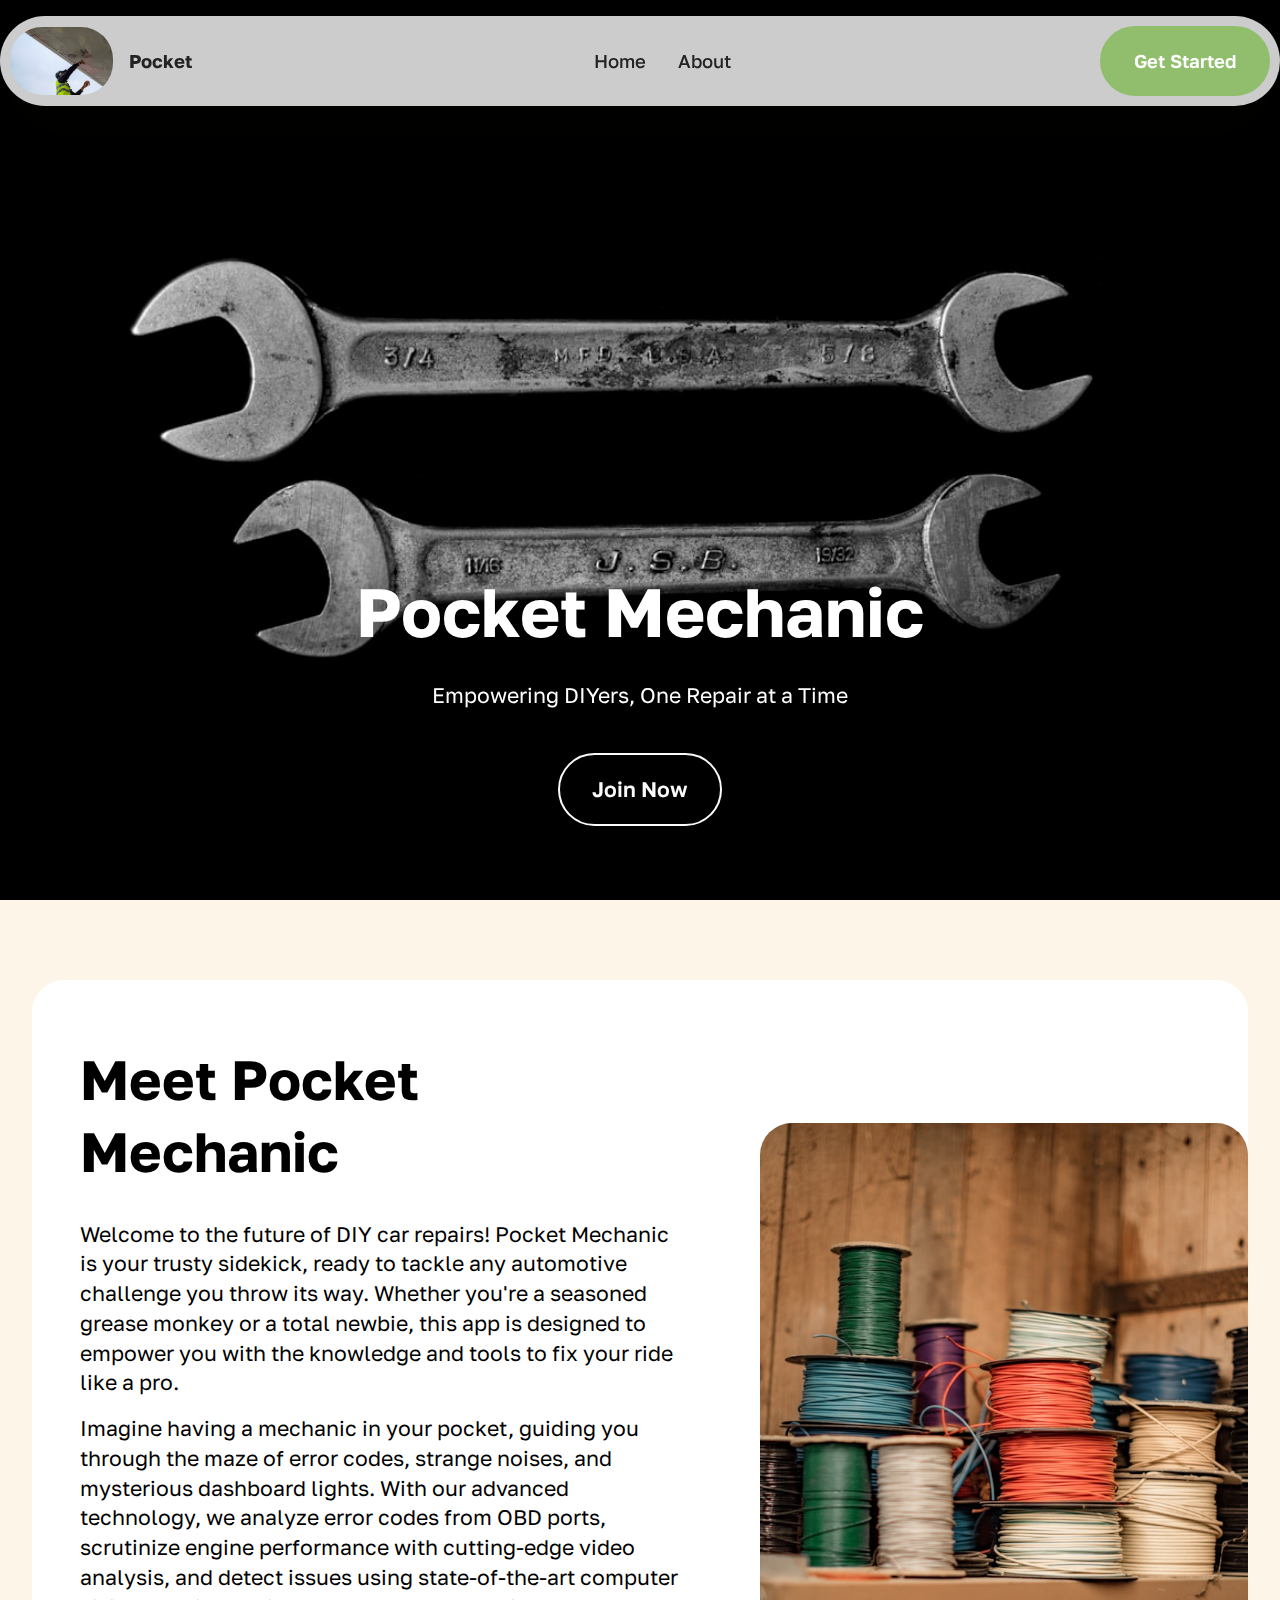
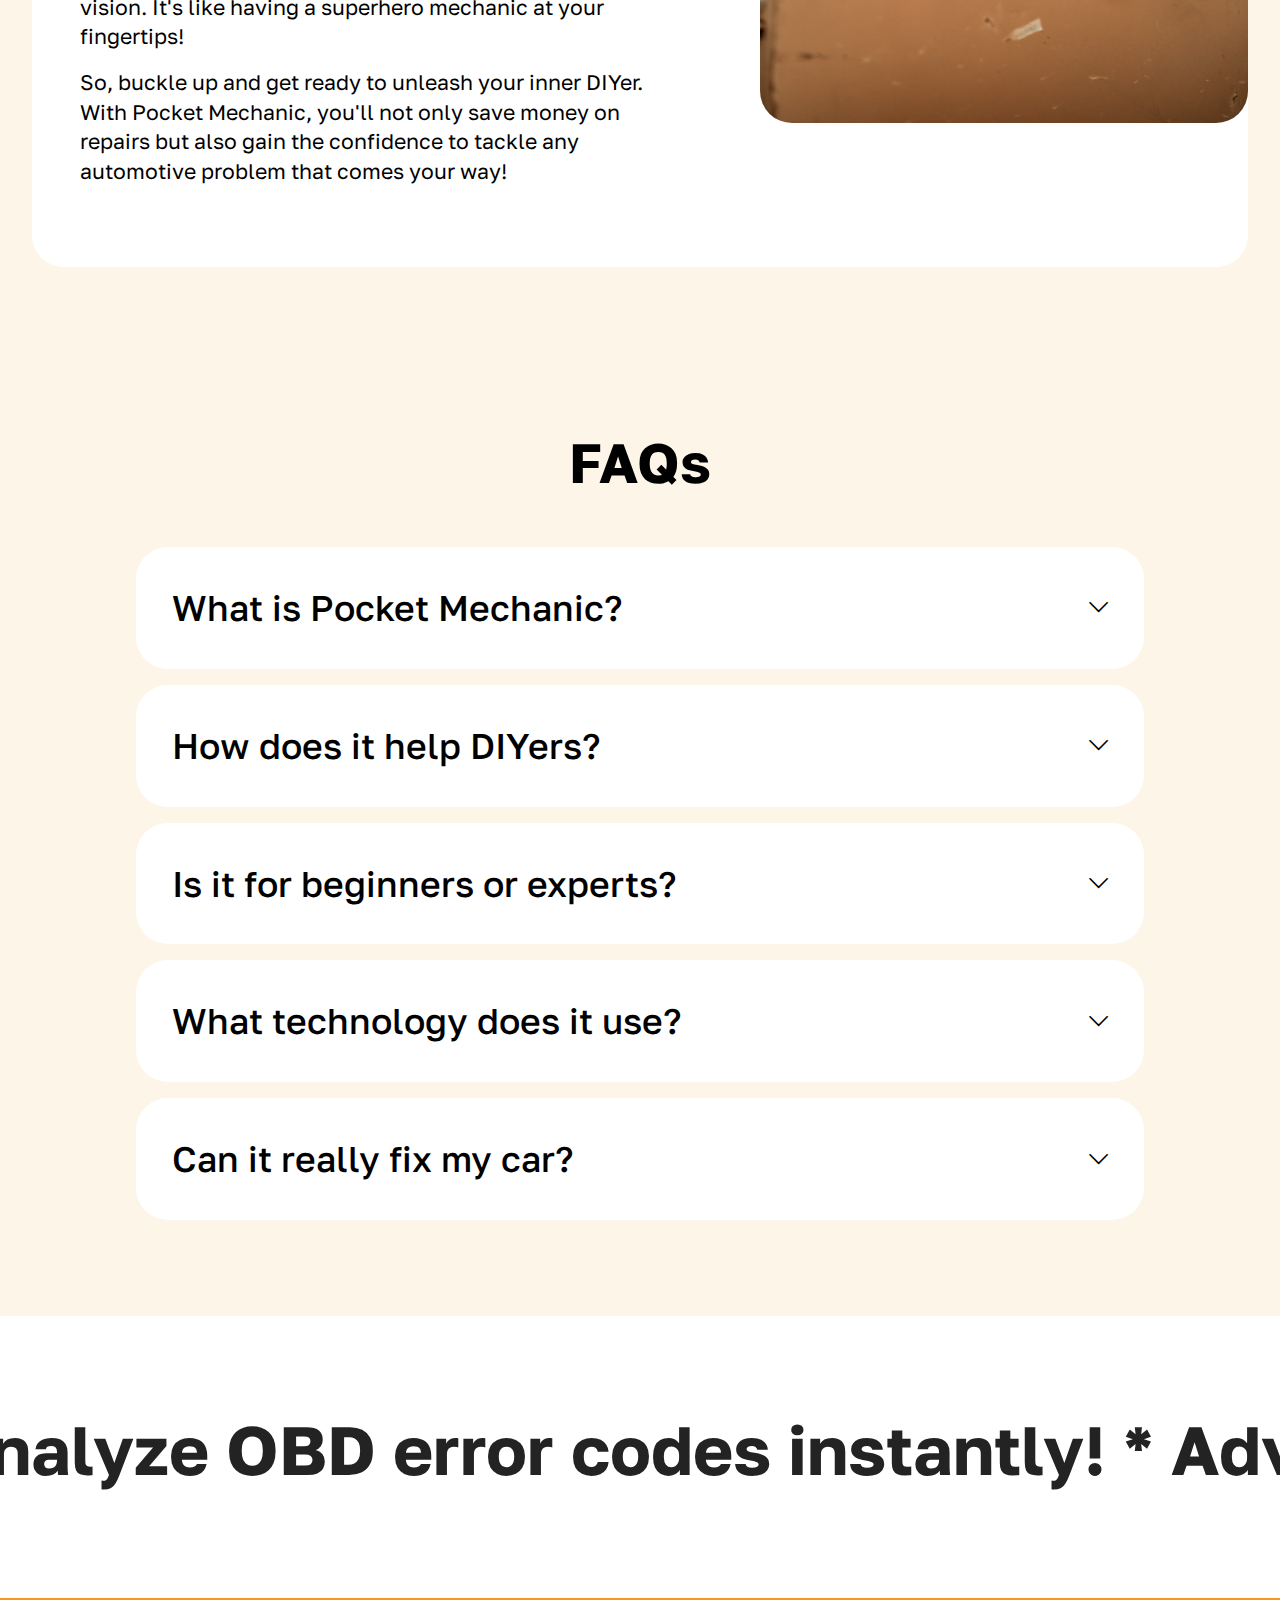
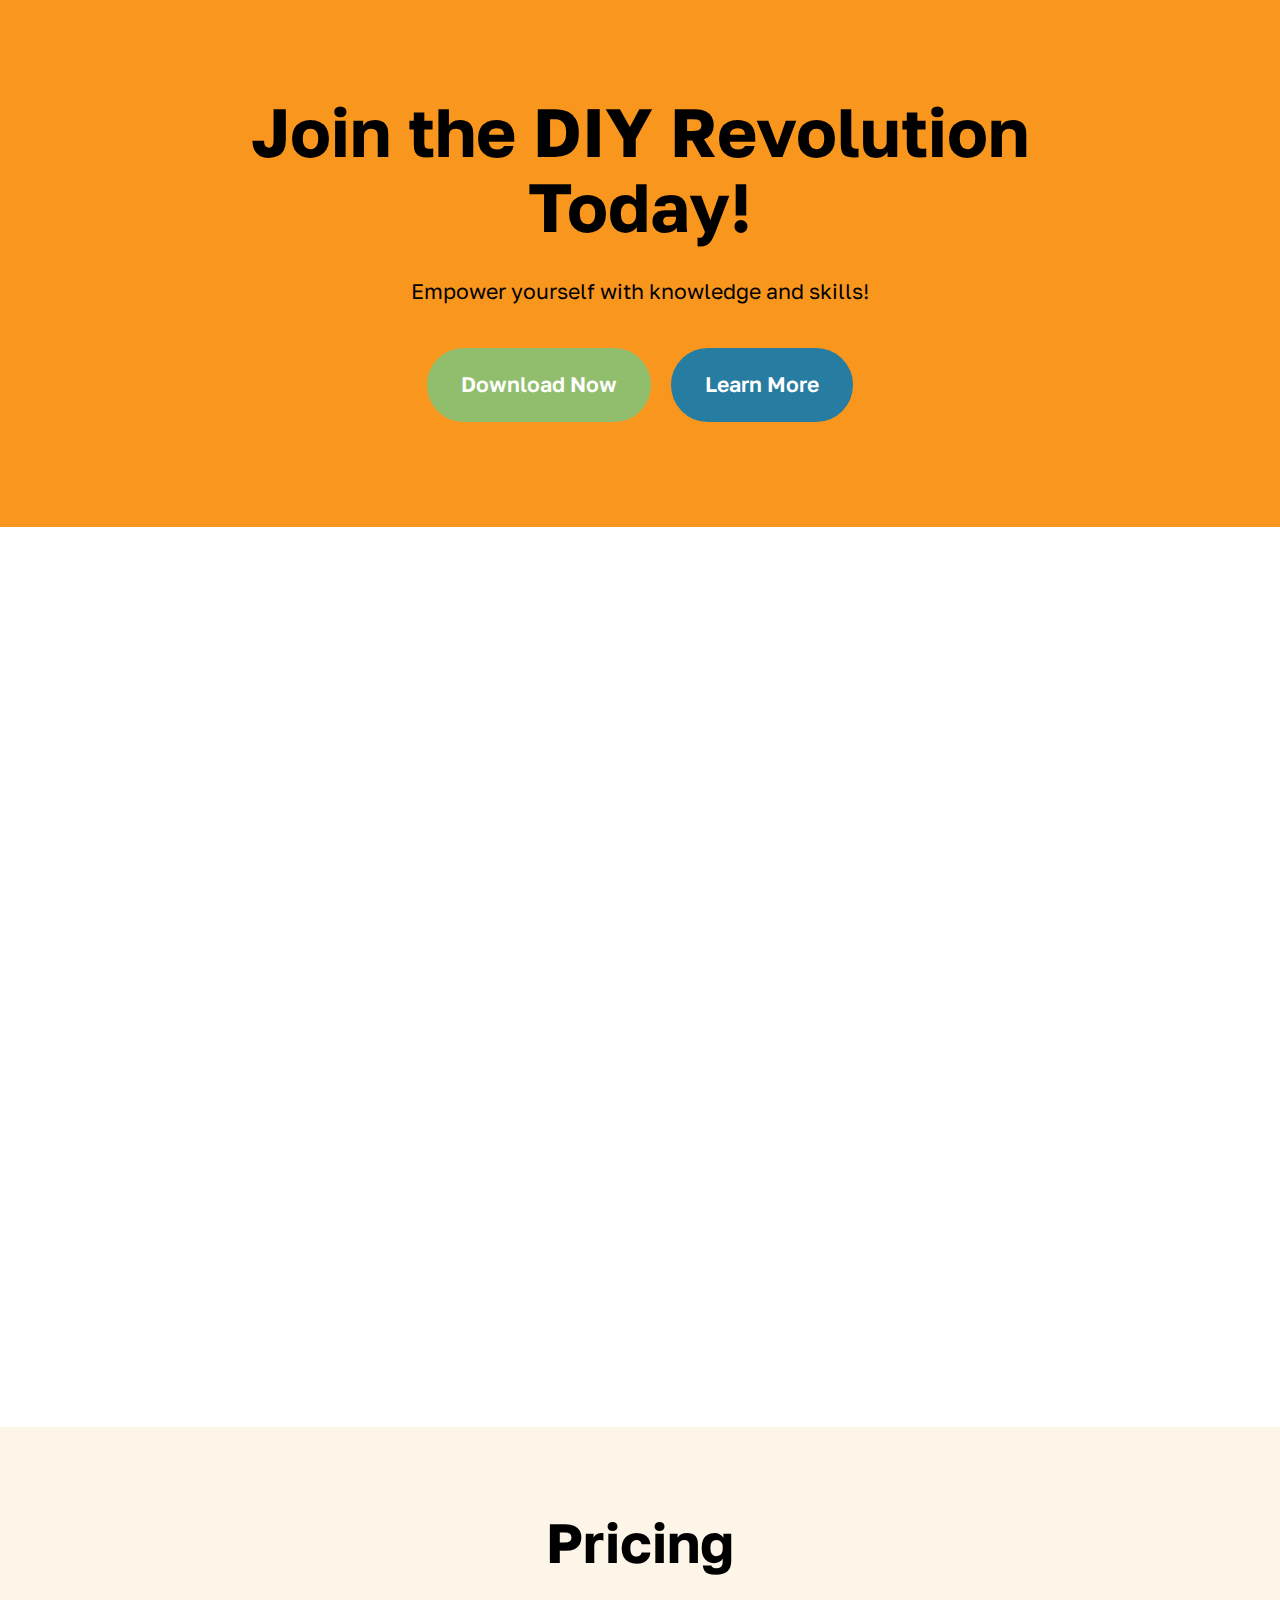
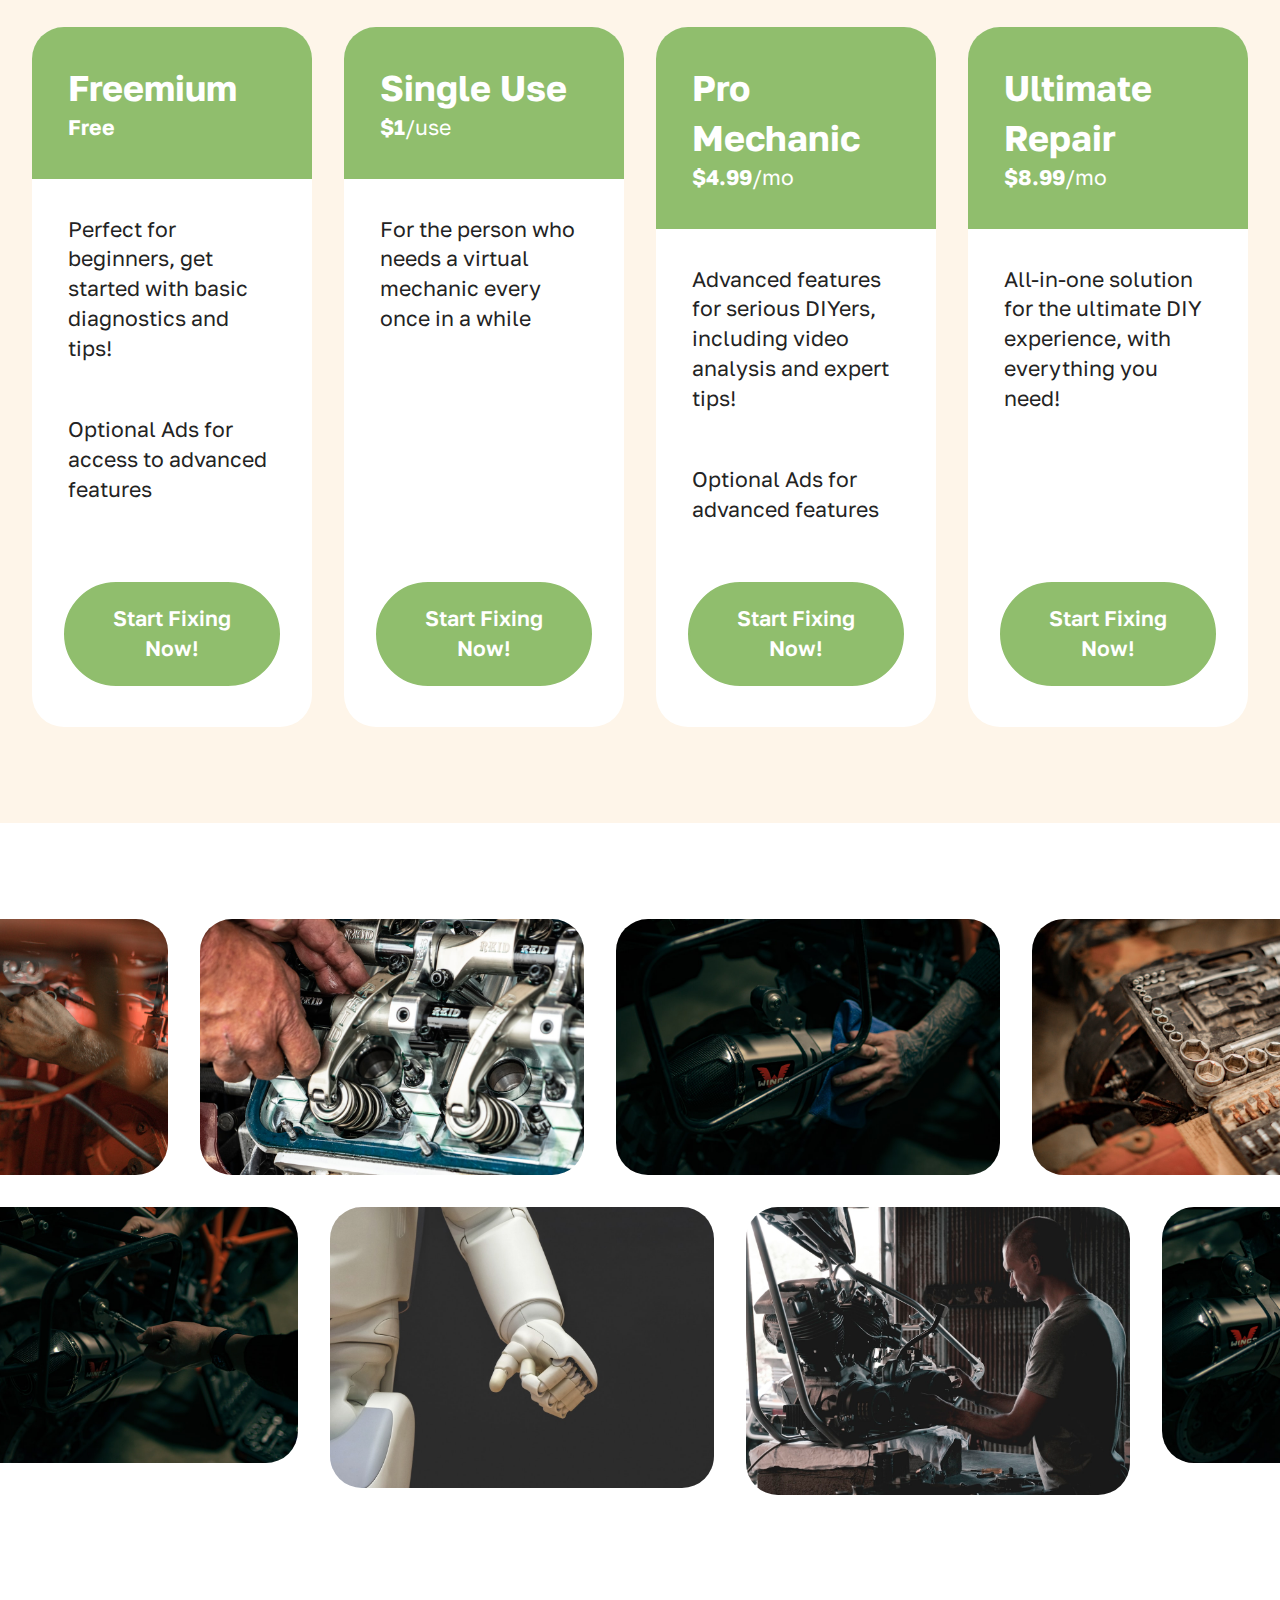
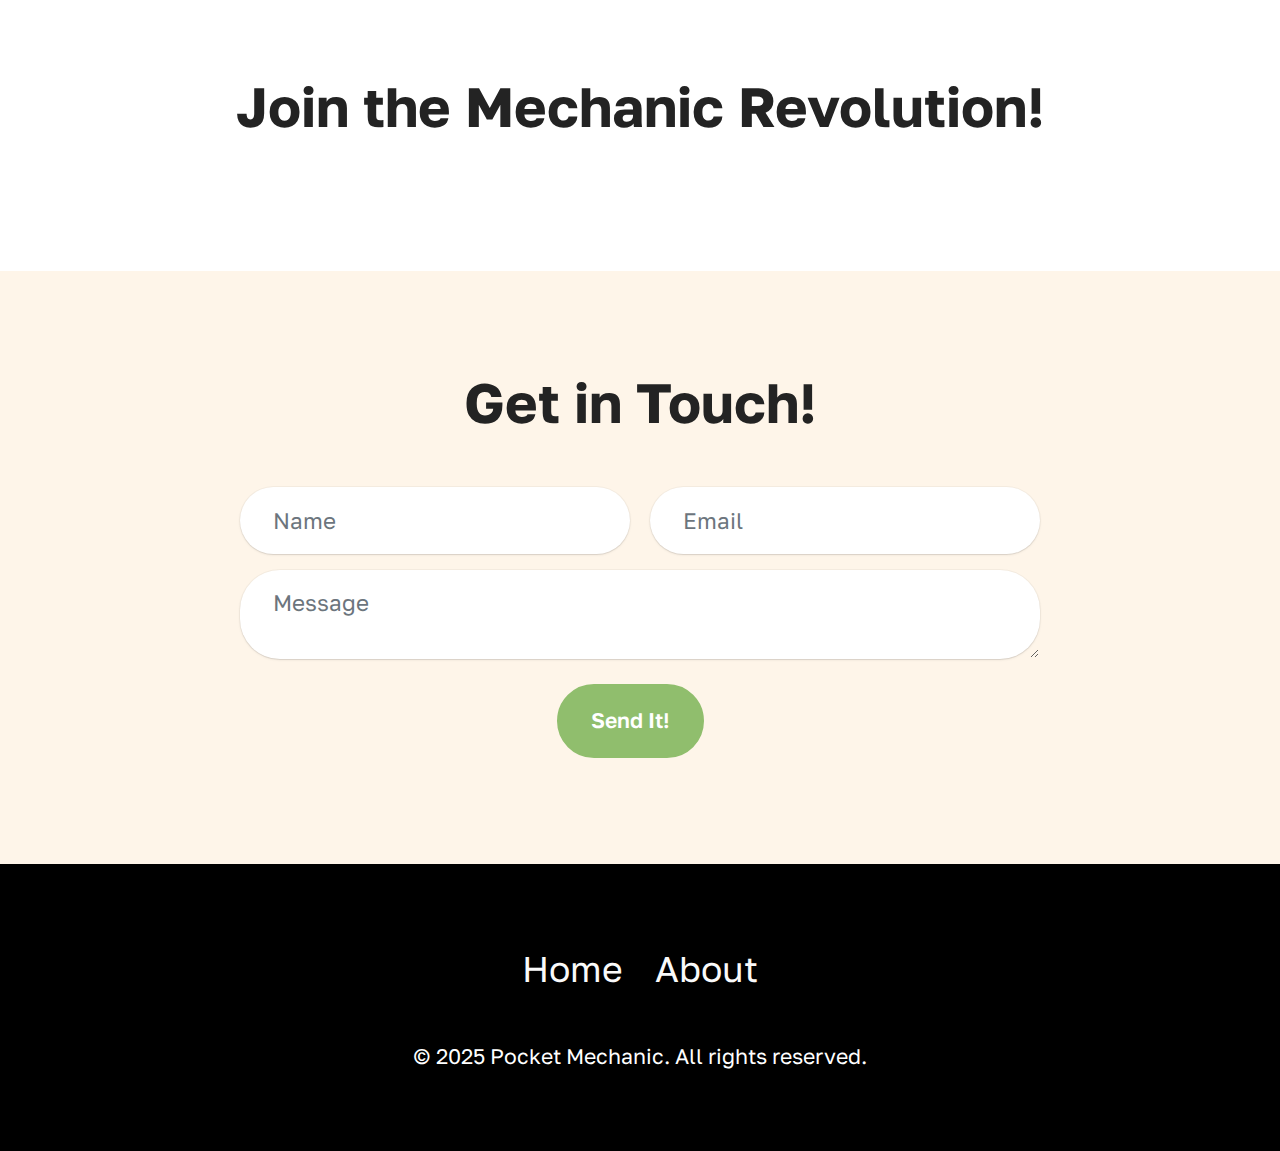
<file: index.html>
<!DOCTYPE html>
<html  >
<head>

  <meta charset="UTF-8">
  <meta http-equiv="X-UA-Compatible" content="IE=edge">
  <meta name="generator" content="Mobirise v5.9.18, mobirise.com">
  <meta name="viewport" content="width=device-width, initial-scale=1, minimum-scale=1">
  <link rel="shortcut icon" href="assets/images/photo-1485310818226-f01c4269687f.jpeg" type="image/x-icon">
  <meta name="description" content="Pocket Mechanic empowers DIYers to repair their cars by diagnosing issues, analyzing error codes, and providing video assistance for all experience levels.">
  
  
  <title>Pocket Mechanic</title>
  <link rel="stylesheet" href="assets/web/assets/mobirise-icons2/mobirise2.css">
  <link rel="stylesheet" href="assets/bootstrap/css/bootstrap.min.css">
  <link rel="stylesheet" href="assets/bootstrap/css/bootstrap-grid.min.css">
  <link rel="stylesheet" href="assets/bootstrap/css/bootstrap-reboot.min.css">
  <link rel="stylesheet" href="assets/parallax/jarallax.css">
  <link rel="stylesheet" href="assets/dropdown/css/style.css">
  <link rel="stylesheet" href="assets/socicon/css/styles.css">
  <link rel="stylesheet" href="assets/theme/css/style.css">
  <link rel="preload" href="https://fonts.googleapis.com/css2?family=Golos+Text:wght@400;700&display=swap&display=swap" as="style" onload="this.onload=null;this.rel='stylesheet'">
  <noscript><link rel="stylesheet" href="https://fonts.googleapis.com/css2?family=Golos+Text:wght@400;700&display=swap&display=swap"></noscript>
  <link rel="preload" as="style" href="assets/mobirise/css/mbr-additional.css?v=jLQLqZ"><link rel="stylesheet" href="assets/mobirise/css/mbr-additional.css?v=jLQLqZ" type="text/css">

  
  
  
</head>
<body>
  
  <section data-bs-version="5.1" class="menu menu2 cid-uzS2VTYPEW" once="menu" id="menu-5-uzS2VTYPEW">
	

	<nav class="navbar navbar-dropdown navbar-fixed-top navbar-expand-lg">
		<div class="container">
			<div class="navbar-brand">
				<span class="navbar-logo">
					<a href="https://mobiri.se">
						<img src="assets/images/photo-1485310818226-f01c4269687f.jpeg" alt="Mobirise Website Builder" style="height: 4.3rem;">
					</a>
				</span>
				<span class="navbar-caption-wrap"><a class="navbar-caption text-black display-4" href="https://mobiri.se">Pocket</a></span>
			</div>
			<button class="navbar-toggler" type="button" data-toggle="collapse" data-bs-toggle="collapse" data-target="#navbarSupportedContent" data-bs-target="#navbarSupportedContent" aria-controls="navbarNavAltMarkup" aria-expanded="false" aria-label="Toggle navigation">
				<div class="hamburger">
					<span></span>
					<span></span>
					<span></span>
					<span></span>
				</div>
			</button>
			<div class="collapse navbar-collapse" id="navbarSupportedContent">
				<ul class="navbar-nav nav-dropdown" data-app-modern-menu="true"><li class="nav-item">
						<a class="nav-link link text-black text-primary display-4" href="index.html#hero-17-uzS2VTZpd4">Home</a>
					</li>
					<li class="nav-item">
						<a class="nav-link link text-black text-primary display-4" href="index.html#about-us-5-uzS2VTZmTd" aria-expanded="false">About<br></a>
					</li></ul>
				
				<div class="navbar-buttons mbr-section-btn">
					<a class="btn btn-primary display-4" href="https://mobiri.se">Get Started</a>
				</div>
			</div>
		</div>
	</nav>
</section>

<section data-bs-version="5.1" class="header16 cid-uzS2VTZpd4 mbr-fullscreen mbr-parallax-background" id="hero-17-uzS2VTZpd4">
  
  
  <div class="container-fluid">
    <div class="row">
      <div class="content-wrap col-12 col-md-12">
        <h1 class="mbr-section-title mbr-fonts-style mbr-white mb-4 display-1">
          <strong>Pocket Mechanic</strong>
        </h1>
        
        <p class="mbr-fonts-style mbr-text mbr-white mb-4 display-7">Empowering DIYers, One Repair at a Time</p>
        <div class="mbr-section-btn">
          <a class="btn btn-white-outline display-7" href="https://mobiri.se">Join Now</a>
        </div>
      </div>
    </div>
  </div>
</section>

<section data-bs-version="5.1" class="article05 cid-uzS2VTZmTd" id="about-us-5-uzS2VTZmTd">
  

  
  

  <div class="container">
    <div class="row justify-content-center align-items-center">
      <div class="col-12">
        <div class="card-wrapper">
          <div class="row">
            <div class="col-12 col-md-12 col-lg-5 image-wrapper">
              <img class="w-100" src="assets/images/photo-1599256871679-6a154745680b.jpeg" alt="Mobirise Website Builder">
            </div>
            <div class="col-12 col-lg col-md-12">
              <div class="text-wrapper align-left">
                <h1 class="mbr-section-title mbr-fonts-style mb-4 display-2">
                  <strong>Meet Pocket Mechanic</strong>
                </h1>
                <p class="mbr-text mbr-fonts-style mb-3 display-7">Welcome to the future of DIY car repairs! Pocket Mechanic is your trusty sidekick, ready to tackle any automotive challenge you throw its way. Whether you're a seasoned grease monkey or a total newbie, this app is designed to empower you with the knowledge and tools to fix your ride like a pro.</p>
                <p class="mbr-text mbr-fonts-style mb-3 display-7">Imagine having a mechanic in your pocket, guiding you through the maze of error codes, strange noises, and mysterious dashboard lights. With our advanced technology, we analyze error codes from OBD ports, scrutinize engine performance with cutting-edge video analysis, and detect issues using state-of-the-art computer vision. It's like having a superhero mechanic at your fingertips!</p>
                <p class="mbr-text mbr-fonts-style display-7">So, buckle up and get ready to unleash your inner DIYer. With Pocket Mechanic, you'll not only save money on repairs but also gain the confidence to tackle any automotive problem that comes your way!</p>
                
              </div>
            </div>
          </div>
        </div>
      </div>
    </div>
  </div>
</section>

<section data-bs-version="5.1" class="list1 cid-uzS2VTZFKV" id="faq-1-uzS2VTZFKV">
    
    
    <div class="container">
        <div class="row justify-content-center">
            <div class="col-12 col-md-12 col-lg-10 m-auto">
                <div class="content">
                    <div class="row justify-content-center mb-5">
                        <div class="col-12 content-head">
                            <div class="mbr-section-head">
                                <h4 class="mbr-section-title mbr-fonts-style align-center mb-0 display-2">
                                    <strong>FAQs</strong>
                                </h4>
                                
                            </div>
                        </div>
                    </div>
                    <div id="bootstrap-accordion_2" class="panel-group accordionStyles accordion" role="tablist" aria-multiselectable="true">
                        <div class="card">
                            <div class="card-header" role="tab" id="headingOne">
                                <a role="button" class="panel-title collapsed" data-toggle="collapse" data-bs-toggle="collapse" data-core="" href="#collapse1_2" aria-expanded="false" aria-controls="collapse1">
                                    <h6 class="panel-title-edit mbr-semibold mbr-fonts-style mb-0 display-5">What is Pocket Mechanic?</h6>
                                    <span class="sign mbr-iconfont mobi-mbri-arrow-down"></span>
                                </a>
                            </div>
                            <div id="collapse1_2" class="panel-collapse noScroll collapse" role="tabpanel" aria-labelledby="headingOne" data-parent="#accordion" data-bs-parent="#bootstrap-accordion_2">
                                <div class="panel-body">
                                    <p class="mbr-fonts-style panel-text display-7">Your ultimate sidekick for car repairs!</p>
                                </div>
                            </div>
                        </div>
                        <div class="card">
                            <div class="card-header" role="tab" id="headingOne">
                                <a role="button" class="panel-title collapsed" data-toggle="collapse" data-bs-toggle="collapse" data-core="" href="#collapse2_2" aria-expanded="false" aria-controls="collapse2">
                                    <h6 class="panel-title-edit mbr-semibold mbr-fonts-style mb-0 display-5">How does it help DIYers?</h6>
                                    <span class="sign mbr-iconfont mobi-mbri-arrow-down"></span>
                                </a>
                            </div>
                            <div id="collapse2_2" class="panel-collapse noScroll collapse" role="tabpanel" aria-labelledby="headingOne" data-parent="#accordion" data-bs-parent="#bootstrap-accordion_2">
                                <div class="panel-body">
                                    <p class="mbr-fonts-style panel-text display-7">It decodes error messages and diagnoses issues!</p>
                                </div>
                            </div>
                        </div>
                        <div class="card">
                            <div class="card-header" role="tab" id="headingOne">
                                <a role="button" class="panel-title collapsed" data-toggle="collapse" data-bs-toggle="collapse" data-core="" href="#collapse3_2" aria-expanded="false" aria-controls="collapse3">
                                    <h6 class="panel-title-edit mbr-semibold mbr-fonts-style mb-0 display-5">Is it for beginners or experts?</h6>
                                    <span class="sign mbr-iconfont mobi-mbri-arrow-down"></span>
                                </a>
                            </div>
                            <div id="collapse3_2" class="panel-collapse noScroll collapse" role="tabpanel" aria-labelledby="headingOne" data-parent="#accordion" data-bs-parent="#bootstrap-accordion_2">
                                <div class="panel-body">
                                    <p class="mbr-fonts-style panel-text display-7">Perfect for everyone, from rookies to pros!</p>
                                </div>
                            </div>
                        </div>
                        <div class="card">
                            <div class="card-header" role="tab" id="headingOne">
                                <a role="button" class="panel-title collapsed" data-toggle="collapse" data-bs-toggle="collapse" data-core="" href="#collapse4_2" aria-expanded="false" aria-controls="collapse4">
                                    <h6 class="panel-title-edit mbr-semibold mbr-fonts-style mb-0 display-5">What technology does it use?</h6>
                                    <span class="sign mbr-iconfont mobi-mbri-arrow-down"></span>
                                </a>
                            </div>
                            <div id="collapse4_2" class="panel-collapse noScroll collapse" role="tabpanel" aria-labelledby="headingOne" data-parent="#accordion" data-bs-parent="#bootstrap-accordion_2">
                                <div class="panel-body">
                                    <p class="mbr-fonts-style panel-text display-7">Advanced video analysis and computer vision!</p>
                                </div>
                            </div>
                        </div>
                        <div class="card">
                            <div class="card-header" role="tab" id="headingOne">
                                <a role="button" class="panel-title collapsed" data-toggle="collapse" data-bs-toggle="collapse" data-core="" href="#collapse5_2" aria-expanded="false" aria-controls="collapse5">
                                    <h6 class="panel-title-edit mbr-semibold mbr-fonts-style mb-0 display-5">Can it really fix my car?</h6>
                                    <span class="sign mbr-iconfont mobi-mbri-arrow-down"></span>
                                </a>
                            </div>
                            <div id="collapse5_2" class="panel-collapse noScroll collapse" role="tabpanel" aria-labelledby="headingOne" data-parent="#accordion" data-bs-parent="#bootstrap-accordion_2">
                                <div class="panel-body">
                                    <p class="mbr-fonts-style panel-text display-7">It'll guide you to fix it like a pro!</p>
                                </div>
                            </div>
                        </div>
                        
                    </div>
                </div>
            </div>
        </div>
    </div>
</section>

<section data-bs-version="5.1" class="gallery10 cid-uzS2VU0Jhd" id="features-69-uzS2VU0Jhd">
  


  <div class="container-fluid">

      <div class="loop-container">
        <div class="item display-1" data-linewords="Analyze OBD error codes instantly! * Advanced video analysis for engine performance! * " data-direction="-1" data-speed="0.05">☁️ Best offers ☁️ Free delivery ☁️ Perfect design ☁️ Comfort ☁️ Support 24/7 ☁️ Vibes</div>

        <div class="item display-1" data-linewords="Analyze OBD error codes instantly! * Advanced video analysis for engine performance! * " data-direction="-1" data-speed="0.05">☁️ Best offers ☁️ Free delivery ☁️ Perfect design ☁️ Comfort ☁️ Support 24/7 ☁️ Vibes</div>
      </div>
    
  </div>
</section>

<section data-bs-version="5.1" class="header09 cid-uzS2VU05qk" id="call-to-action-7-uzS2VU05qk">
    
    
    
    <div class="container">
        <div class="row">
            <div class="col-12 col-md-8">
                <h1 class="mbr-section-title mbr-fonts-style mb-4 display-1">
                    <strong>Join the DIY Revolution Today!</strong>
                </h1>
                <p class="mbr-fonts-style mbr-text mb-4 display-7">Empower yourself with knowledge and skills!</p>
                <div class="mbr-section-btn">
                    <a class="btn btn-primary display-7" href="https://mobiri.se">Download Now</a> 
                    <a class="btn btn-secondary display-7" href="https://mobiri.se">Learn More</a>
                </div>
            </div>
        </div>
    </div>
</section>

<section data-bs-version="5.1" class="image02 cid-uzS2VU0Du1 mbr-fullscreen mbr-parallax-background" id="image-13-uzS2VU0Du1">
    
    
    <div class="container">
        <div class="row"></div>
    </div>
</section>

<section data-bs-version="5.1" class="pricing1 cid-uzS2VU0I8c" id="pricing-cards-1-uzS2VU0I8c">
    
    
    <div class="container-fluid">
        <div class="row justify-content-center">
            <div class="col-12 content-head">
                <div class="mbr-section-head mb-5">
                    <h4 class="mbr-section-title mbr-fonts-style align-center mb-0 display-2"><strong>Pricing</strong></h4>
                    
                </div>
            </div>
        </div>
        <div class="row">
            <div class="item features-without-image col-12 col-md-6 col-lg-3 item-mb active">
                <div class="item-wrapper">
                    <div class="item-head">
                        <h5 class="item-title mbr-fonts-style mb-0 display-5">
                            <strong>Freemium</strong></h5>
                        <h6 class="item-subtitle mbr-fonts-style mt-0 mb-0 display-7">
                            <strong>Free</strong>
                        </h6>
                    </div>
                    <div class="item-content">
                        <p class="mbr-text mbr-fonts-style display-7">Perfect for beginners, get started with basic diagnostics and tips!</p>
                    </div>
                    <div class="item-content">
                        <p class="mbr-text mbr-fonts-style display-7">Optional Ads for access to advanced features</p>
                    </div>
                    <div class="mbr-section-btn item-footer">
                        <a href="" class="btn item-btn btn-primary display-7">Start Fixing Now!</a>
                    </div>
                </div>
            </div>
            <div class="item features-without-image col-12 col-md-6 col-lg-3 item-mb">
                <div class="item-wrapper">
                    <div class="item-head">
                        <h5 class="item-title mbr-fonts-style mb-0 display-5">
                            <strong>Single Use</strong>
                        </h5>
                        <h6 class="item-subtitle mbr-fonts-style mt-0 mb-0 display-7">
                            <strong>$1</strong>/use
                        </h6>
                    </div>
                    <div class="item-content">
                        <p class="mbr-text mbr-fonts-style display-7">For the person who needs a virtual mechanic every once in a while</p>
                    </div>
                    <div class="mbr-section-btn item-footer">
                        <a href="" class="btn item-btn btn-primary display-7">Start Fixing Now!</a>
                    </div>
                </div>
            </div>
            <div class="item features-without-image col-12 col-md-6 col-lg-3 item-mb">
                <div class="item-wrapper">
                    <div class="item-head">
                        <h5 class="item-title mbr-fonts-style mb-0 display-5">
                            <strong>Pro Mechanic</strong>
                        </h5>
                        <h6 class="item-subtitle mbr-fonts-style mt-0 mb-0 display-7">
                            <strong>$4.99</strong>/mo
                        </h6>
                    </div>
                    <div class="item-content">
                        <p class="mbr-text mbr-fonts-style display-7">Advanced features for serious DIYers, including video analysis and expert tips!</p>
                    </div>
                    <div class="item-content">
                        <p class="mbr-text mbr-fonts-style display-7">Optional Ads for advanced features</p>
                    </div>
                    <div class="mbr-section-btn item-footer">
                        <a href="" class="btn item-btn btn-primary display-7">Start Fixing Now!</a>
                    </div>
                </div>
            </div>

            <div class="item features-without-image col-12 col-md-6 col-lg-3 item-mb">
                <div class="item-wrapper">
                    <div class="item-head">
                        <h5 class="item-title mbr-fonts-style mb-0 display-5">
                            <strong>Ultimate Repair</strong>
                        </h5>
                        <h6 class="item-subtitle mbr-fonts-style mt-0 mb-0 display-7">
                            <strong>$8.99</strong>/mo
                        </h6>
                    </div>
                    <div class="item-content">
                        <p class="mbr-text mbr-fonts-style display-7">All-in-one solution for the ultimate DIY experience, with everything you need!</p>
                    </div>
                    <div class="mbr-section-btn item-footer">
                        <a href="" class="btn item-btn btn-primary display-7">Start Fixing Now!</a>
                    </div>
                </div>
            </div>
        </div>
    </div>
</section>

<section data-bs-version="5.1" class="gallery4 cid-uzS2VU0np6" id="gallery-12-uzS2VU0np6">
  
  
  <div class="container-fluid gallery-wrapper">
    <div class="row justify-content-center">
      <div class="col-12 content-head">
        
      </div>
    </div>
    <div class="grid-container">
      <div class="grid-container-1" style="transform: translate3d(-200px, 0px, 0px);">
        <div class="grid-item">
          <img src="assets/images/photo-1599256872237-5dcc0fbe9668.jpeg" alt="Mobirise Website Builder">
        </div>
        <div class="grid-item">
          <img src="assets/images/photo-1633990308758-b26aada5804e.jpeg" alt="Mobirise Website Builder">
        </div>
        <div class="grid-item">
          <img src="assets/images/photo-1636761358756-ef34b4ef036a.jpeg" alt="Mobirise Website Builder">
        </div>
        <div class="grid-item">
          <img src="assets/images/photo-1599256630570-afdac5a9b863.jpeg" alt="Mobirise Website Builder">
        </div>
      </div>
      <div class="grid-container-2" style="transform: translate3d(-70px, 0px, 0px);">
        <div class="grid-item">
          <img src="assets/images/photo-1636761358772-798789548d25.jpeg" alt="Mobirise Website Builder">
        </div>
        <div class="grid-item">
          <img src="assets/images/photo-1535378273068-9bb67d5beacd.jpeg" alt="Mobirise Website Builder">
        </div>
        <div class="grid-item">
          <img src="assets/images/photo-1517524206127-48bbd363f3d7.jpeg" alt="Mobirise Website Builder">
        </div>
        <div class="grid-item">
          <img src="assets/images/photo-1636761358954-cebc0e5dfebb.jpeg" alt="Mobirise Website Builder">
        </div>
      </div>
    </div>
  </div>
</section>

<section data-bs-version="5.1" class="social4 cid-uzS2VU1Gl8" id="follow-us-1-uzS2VU1Gl8">
    
    
    

    <div class="container">
        <div class="media-container-row">
            <div class="col-12">
                <h3 class="mbr-section-title align-center mb-5 mbr-fonts-style display-2">
                    <strong>Join the Mechanic Revolution!</strong>
                </h3>
                <div class="social-list align-center">
                    
                    
                    
                    
                    
                    
                    
                    
                    
                    
                    
                </div>
            </div>
        </div>
    </div>
</section>

<section data-bs-version="5.1" class="form5 cid-uzS2VU1hWl" id="contact-form-2-uzS2VU1hWl">
    
    
    <div class="container">
        <div class="row justify-content-center">
            <div class="col-12 content-head">
                <div class="mbr-section-head mb-5">
                    <h3 class="mbr-section-title mbr-fonts-style align-center mb-0 display-2">
                        <strong>Get in Touch!</strong>
                    </h3>
                    
                </div>
            </div>
        </div>
        <div class="row justify-content-center">
            <div class="col-lg-8 mx-auto mbr-form" data-form-type="formoid">
                <form action="https://mobirise.eu/" method="POST" class="mbr-form form-with-styler" data-form-title="Form Name"><input type="hidden" name="email" data-form-email="true" value="guEW9zhdR9j4Qug8tYwFhsvK3+Ggg02UHNoYr4RKjwijznH4uJjh3lCNgIlqNJsKAMjiv5BU+dGj13x2x0uBfaeKWdZNykgIWi8FunasXC1z5octSH1gdl1xgzSGGG5P">
                    <div class="row">
                        <div hidden="hidden" data-form-alert="" class="alert alert-success col-12">Thanks for filling out the form!</div>
                        <div hidden="hidden" data-form-alert-danger="" class="alert alert-danger col-12">
                            Oops...! some problem!
                        </div>
                    </div>
                    <div class="dragArea row">
                        <div class="col-md col-sm-12 form-group mb-3" data-for="name">
                            <input type="text" name="name" placeholder="Name" data-form-field="name" class="form-control" value="" id="name-contact-form-2-uzS2VU1hWl">
                        </div>
                        <div class="col-md col-sm-12 form-group mb-3" data-for="email">
                            <input type="email" name="email" placeholder="Email" data-form-field="email" class="form-control" value="" id="email-contact-form-2-uzS2VU1hWl">
                        </div>
                        <div class="col-12 form-group mb-3" data-for="textarea">
                            <textarea name="textarea" placeholder="Message" data-form-field="textarea" class="form-control" id="textarea-contact-form-2-uzS2VU1hWl"></textarea>
                        </div>
                        <div class="col-lg-12 col-md-12 col-sm-12 align-center mbr-section-btn">
                            <button type="submit" class="btn btn-primary display-7">Send It!</button>
                        </div>
                    </div>
                </form>
            </div>
        </div>
    </div>
</section>

<section data-bs-version="5.1" class="footer3 cid-uzS2VU1o4w" once="footers" id="footer-6-uzS2VU1o4w">

        

    

    <div class="container">
        <div class="row">
            <div class="row-links">
                <ul class="header-menu">
                  
                  
                  
                  
                <li class="header-menu-item mbr-fonts-style display-5">
                    <a href="#" class="text-white">Home</a>
                  </li><li class="header-menu-item mbr-fonts-style display-5">
                    <a href="#" class="text-white">About</a>
                  </li></ul>
              </div>

            
            <div class="col-12 mt-4">
                <p class="mbr-fonts-style copyright display-7">© 2025 Pocket Mechanic. All rights reserved.</p>
            </div>
        </div>
    </div>
</section><script src="assets/bootstrap/js/bootstrap.bundle.min.js"></script>  <script src="assets/parallax/jarallax.js"></script>  <script src="assets/smoothscroll/smooth-scroll.js"></script>  <script src="assets/ytplayer/index.js"></script>  <script src="assets/dropdown/js/navbar-dropdown.js"></script>  <script src="assets/mbr-switch-arrow/mbr-switch-arrow.js"></script>  <script src="assets/scrollgallery/scroll-gallery.js"></script>  <script src="assets/theme/js/script.js"></script>  <script src="assets/formoid/formoid.min.js"></script>  
  
  
</body>
</html>
</file>
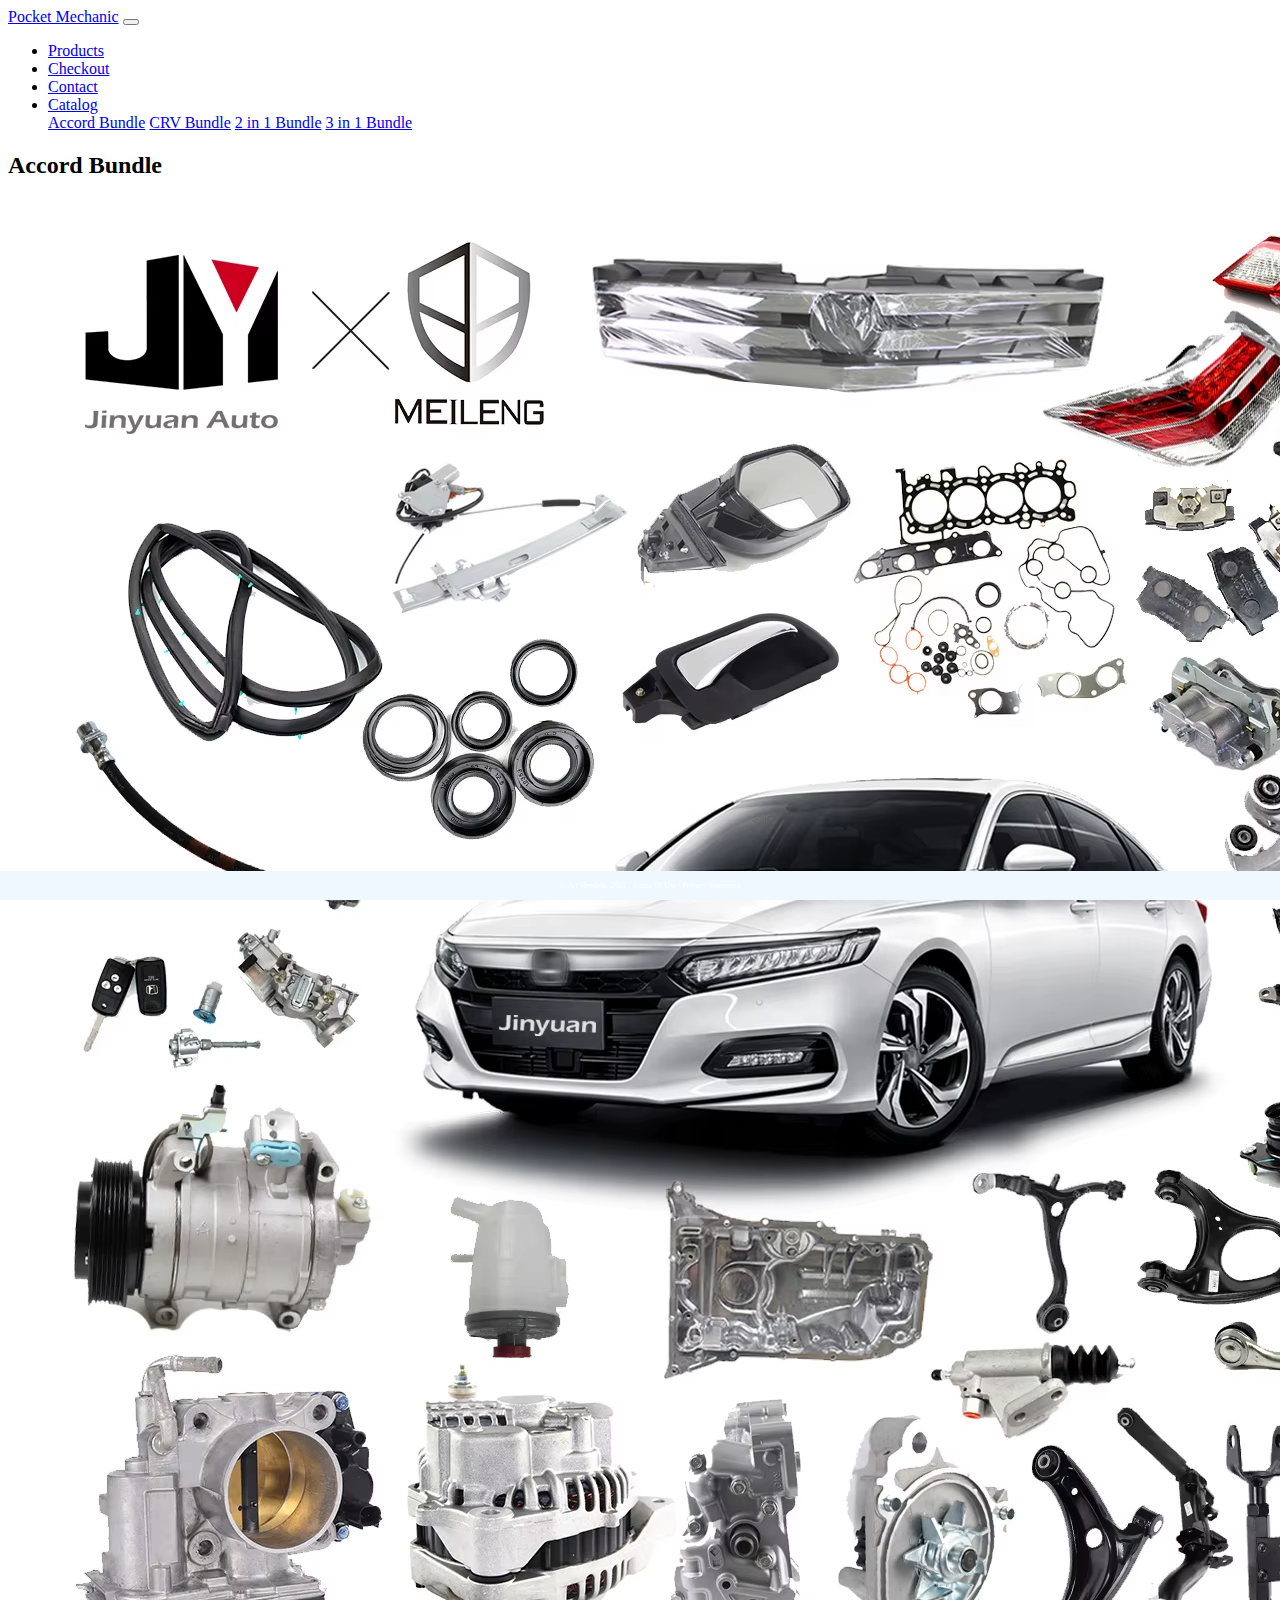
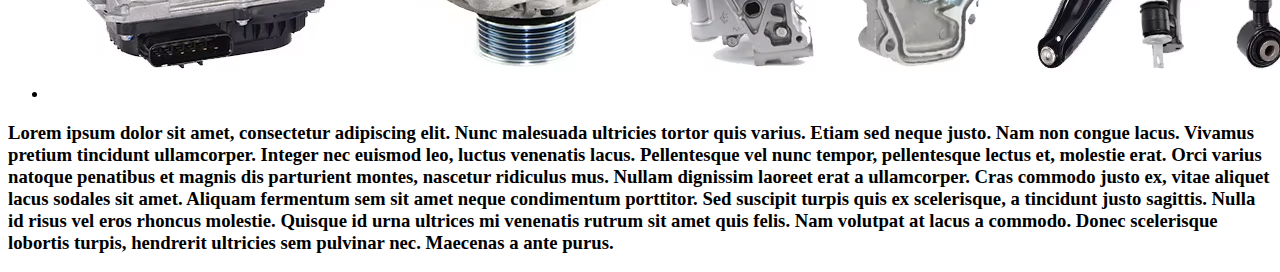
<file: bundle1.html>
<!DOCTYPE html>
<html lang="en">
<head>
    <meta charset="UTF-8">
    <title>My First Bootstrap Page</title>
    <!-- CSS only -->
    <link href="https://cdn.jsdelivr.net/npm/bootstrap@5.0.2/dist/css/bootstrap.min.css"
          rel="stylesheet"
          integrity="sha384-EVSTQN3/azprG1Anm3QDgpJLIm9Nao0Yz1ztcQTwFspd3yD65VohhpuuCOmLASjC"
          crossorigin="anonymous">
    <link href="css/main.css" rel="stylesheet">
    <!-- Payment Head -->
    <script 
      src="https://www.paypal.com/sdk/js?client-id=BAAGUBIgxw3holzjG6vF5oEIwb78jmvGia5bxYPVLndy555rKO4ZuGVUW_g9wJqIiirKbxagsjHdw_bZy4&components=hosted-buttons&enable-funding=venmo&currency=USD">
    </script>
</head>
<body class="pintura1">
<div class="container-fluid">
    <div class="row">
            <nav class="navbar navbar-expand-md
                    justify-content-start
                    bg-dark navbar-dark
                    col-12">

                <!-- Brand -->
                <a class="navbar-brand" href="index.html">Pocket Mechanic</a>
                <!-- Responsive Button for the smaller menu -->
                <button class="navbar-toggler" type="button"
                        data-bs-toggle="collapse" data-bs-target="#collapsibleNavbar">
                    <span class="navbar-toggler-icon"></span>
                </button>
                <div class="collapse navbar-collapse" id="collapsibleNavbar">
                    <ul class="navbar-nav">
                        <!-- Links -->
                        <li class="nav-item">
                            <a class="nav-link" href="product.html">Products</a>
                        </li>
                        <li class="nav-item">
                            <a class="nav-link" href="checkout.html">Checkout</a>
                        </li>
                        <li class="nav-item">
                            <a class="nav-link" href="contact.html">Contact</a>
                        </li>

                        <!-- Dropdown -->
                        <li class="nav-item dropdown">
                            <a class="nav-link dropdown-toggle" href="#" id="navbardrop"
                            data-bs-toggle="dropdown" role="button" data-bs-toggle="dropdown" aria-expanded="false">
                                Catalog
                            </a>
                            <div class="dropdown-menu">
                                <a class="dropdown-item" href="bundle1.html">Accord Bundle</a>
                                <a class="dropdown-item" href="bundle2.html">CRV Bundle</a>
                                <a class="dropdown-item" href="bundle3.html">2 in 1 Bundle</a>
                                <a class="dropdown-item" href="bundle4.html">3 in 1 Bundle</a>
                            </div>
                        </li>
                    </ul>
                </div>
            </nav>
    <div class="col-12 text-center">
        <h2 class="text-center mt-4">Accord Bundle</h2>
        <!--<h3>h2 Bootstrap heading (18px)</h3>-->
    </div>
</div>


<!--List of Products-->
<div class="container mt-4">
    <div class="row justify-content-center text-center">
      <!-- Column 2 -->
      <div class="col-md-4">
        <ul class="list-unstyled">
        <li class="mb-4">
            <div class="card h-100">
            <img src="images/imgcar.jpg" alt="Hoodies" class="card-img-top product-img custom-img">
            </div>
        </li>
    </div>
</div>

  
<div class="col-12 text-center">
    <h3 class="text-center mt-4">Lorem ipsum dolor sit amet, consectetur adipiscing elit. 
        Nunc malesuada ultricies tortor quis varius. Etiam sed neque justo. Nam non congue lacus.
        Vivamus pretium tincidunt ullamcorper. Integer nec euismod leo, luctus venenatis lacus. 
        Pellentesque vel nunc tempor, pellentesque lectus et, molestie erat. Orci varius natoque penatibus et magnis dis parturient montes,
        nascetur ridiculus mus. Nullam dignissim laoreet erat a ullamcorper. Cras commodo justo ex, vitae aliquet lacus sodales sit amet.
        Aliquam fermentum sem sit amet neque condimentum porttitor. Sed suscipit turpis quis ex scelerisque, a tincidunt justo sagittis.
        Nulla id risus vel eros rhoncus molestie. Quisque id urna ultrices mi venenatis rutrum sit amet quis felis. 
        Nam volutpat at lacus a commodo. Donec scelerisque lobortis turpis, hendrerit ultricies sem pulvinar nec. Maecenas a ante purus.</h3>
</div>  


<!-- End of center Content-->
 <footer class="footer page-footer font-small ">
     <div class="container">
        <div class="row">
            <span class="text-muted">&copy; Art Hendela, 2021 |  Terms Of Use  |  Privacy Statement</span>
        </div>
  </footer>
</div>


    <!-- Javascript Bundle with Popper -->
<script src="https://cdn.jsdelivr.net/npm/bootstrap@5.0.2/dist/js/bootstrap.bundle.min.js"
        integrity="sha384-MrcW6ZMFYlzcLA8Nl+NtUVF0sA7MsXsP1UyJoMp4YLEuNSfAP+JcXn/tWtIaxVXM"
        crossorigin="anonymous">
</script>

</body>
</html>
</file>
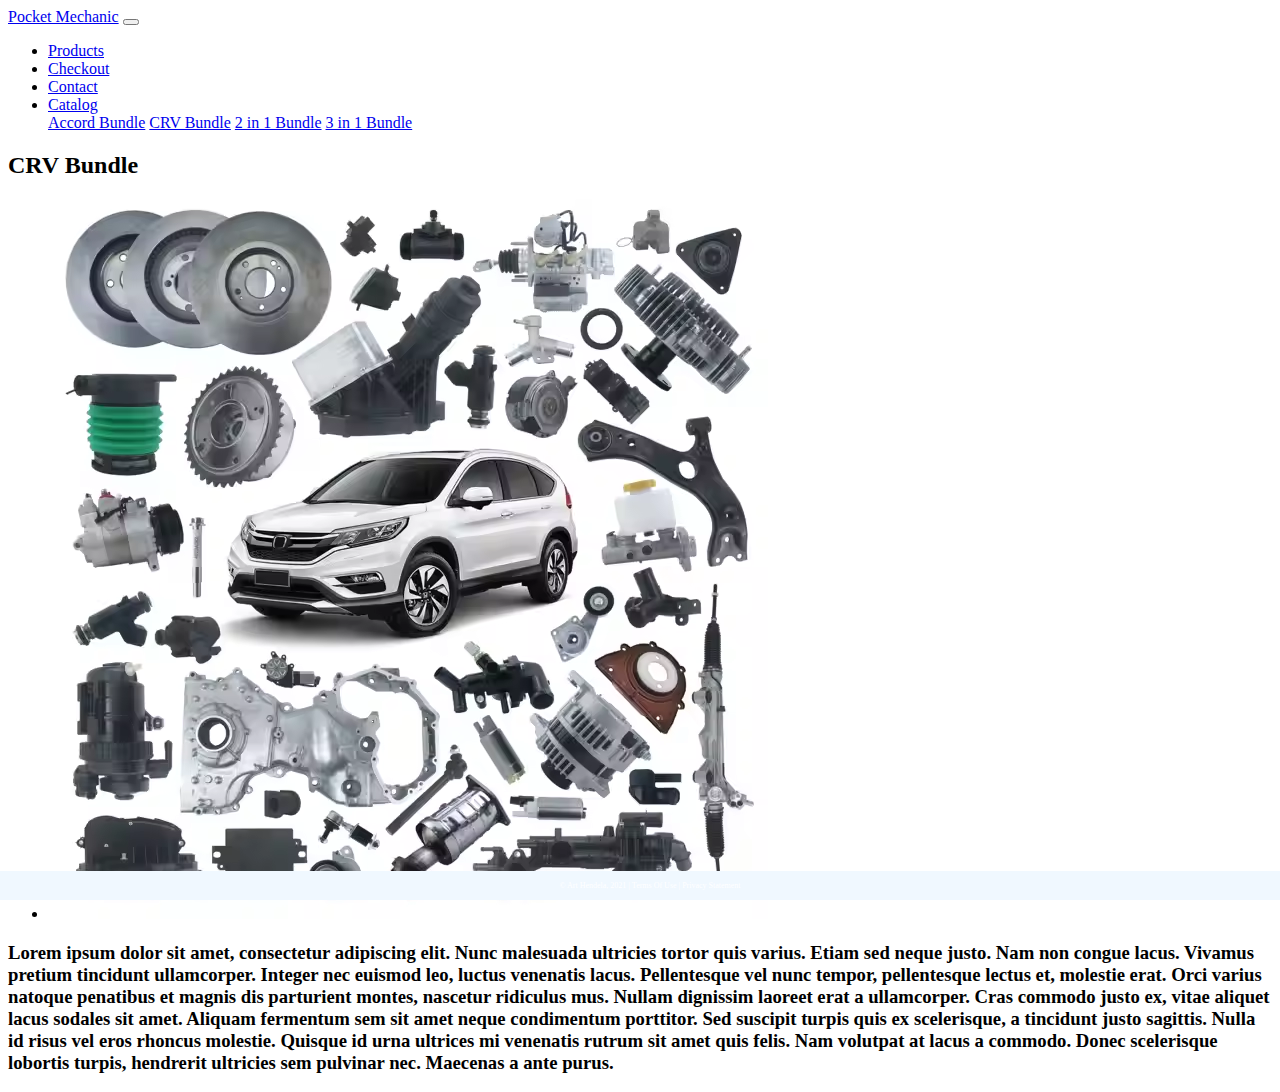
<file: bundle2.html>
<!DOCTYPE html>
<html lang="en">
<head>
    <meta charset="UTF-8">
    <title>My First Bootstrap Page</title>
    <!-- CSS only -->
    <link href="https://cdn.jsdelivr.net/npm/bootstrap@5.0.2/dist/css/bootstrap.min.css"
          rel="stylesheet"
          integrity="sha384-EVSTQN3/azprG1Anm3QDgpJLIm9Nao0Yz1ztcQTwFspd3yD65VohhpuuCOmLASjC"
          crossorigin="anonymous">
    <link href="css/main.css" rel="stylesheet">
    <!-- Payment Head -->
    <script 
      src="https://www.paypal.com/sdk/js?client-id=BAAGUBIgxw3holzjG6vF5oEIwb78jmvGia5bxYPVLndy555rKO4ZuGVUW_g9wJqIiirKbxagsjHdw_bZy4&components=hosted-buttons&enable-funding=venmo&currency=USD">
    </script>
</head>
<body class="pintura1">
<div class="container-fluid">
    <div class="row">
            <nav class="navbar navbar-expand-md
                    justify-content-start
                    bg-dark navbar-dark
                    col-12">

                <!-- Brand -->
                <a class="navbar-brand" href="index.html">Pocket Mechanic</a>
                <!-- Responsive Button for the smaller menu -->
                <button class="navbar-toggler" type="button"
                        data-bs-toggle="collapse" data-bs-target="#collapsibleNavbar">
                    <span class="navbar-toggler-icon"></span>
                </button>
                <div class="collapse navbar-collapse" id="collapsibleNavbar">
                    <ul class="navbar-nav">
                        <!-- Links -->
                        <li class="nav-item">
                            <a class="nav-link" href="product.html">Products</a>
                        </li>
                        <li class="nav-item">
                            <a class="nav-link" href="checkout.html">Checkout</a>
                        </li>
                        <li class="nav-item">
                            <a class="nav-link" href="contact.html">Contact</a>
                        </li>

                        <!-- Dropdown -->
                        <li class="nav-item dropdown">
                            <a class="nav-link dropdown-toggle" href="#" id="navbardrop"
                            data-bs-toggle="dropdown" role="button" data-bs-toggle="dropdown" aria-expanded="false">
                                Catalog
                            </a>
                            <div class="dropdown-menu">
                                <a class="dropdown-item" href="bundle1.html">Accord Bundle</a>
                                <a class="dropdown-item" href="bundle2.html">CRV Bundle</a>
                                <a class="dropdown-item" href="bundle3.html">2 in 1 Bundle</a>
                                <a class="dropdown-item" href="bundle4.html">3 in 1 Bundle</a>
                            </div>
                        </li>
                    </ul>
                </div>
            </nav>
    <div class="col-12 text-center">
        <!--<h3>h2 Bootstrap heading (18px)</h3>-->
    </div>
</div>
<!--List of Products-->
<div class="container mt-4">
    <div class="row justify-content-center text-center">
        <div class="col-12 text-center">
            <h2 class="text-center mt-4">CRV Bundle</h2>
            <!--<h3>h2 Bootstrap heading (18px)</h3>-->
        </div>
    </div>
    
    
    <!--List of Products-->
    <div class="container mt-4">
        <div class="row justify-content-center text-center">
          <!-- Column 2 -->
          <div class="col-md-4">
            <ul class="list-unstyled">
            <li class="mb-4">
                <div class="card h-100">
                <img src="images/imgcar1.jpg" alt="Hoodies" class="card-img-top product-img custom-img">
                </div>
            </li>
        </div>
    </div>
    
      
    <div class="col-12 text-center">
        <h3 class="text-center mt-4">Lorem ipsum dolor sit amet, consectetur adipiscing elit. 
            Nunc malesuada ultricies tortor quis varius. Etiam sed neque justo. Nam non congue lacus.
            Vivamus pretium tincidunt ullamcorper. Integer nec euismod leo, luctus venenatis lacus. 
            Pellentesque vel nunc tempor, pellentesque lectus et, molestie erat. Orci varius natoque penatibus et magnis dis parturient montes,
            nascetur ridiculus mus. Nullam dignissim laoreet erat a ullamcorper. Cras commodo justo ex, vitae aliquet lacus sodales sit amet.
            Aliquam fermentum sem sit amet neque condimentum porttitor. Sed suscipit turpis quis ex scelerisque, a tincidunt justo sagittis.
            Nulla id risus vel eros rhoncus molestie. Quisque id urna ultrices mi venenatis rutrum sit amet quis felis. 
            Nam volutpat at lacus a commodo. Donec scelerisque lobortis turpis, hendrerit ultricies sem pulvinar nec. Maecenas a ante purus.</h3>
    </div>  
    
    
    <!-- End of center Content-->
 <footer class="footer page-footer font-small ">
     <div class="container">
        <div class="row">
            <span class="text-muted">&copy; Art Hendela, 2021 |  Terms Of Use  |  Privacy Statement</span>
        </div>
  </footer>
</div>


    <!-- Javascript Bundle with Popper -->
<script src="https://cdn.jsdelivr.net/npm/bootstrap@5.0.2/dist/js/bootstrap.bundle.min.js"
        integrity="sha384-MrcW6ZMFYlzcLA8Nl+NtUVF0sA7MsXsP1UyJoMp4YLEuNSfAP+JcXn/tWtIaxVXM"
        crossorigin="anonymous">
</script>

</body>
</html>
</file>
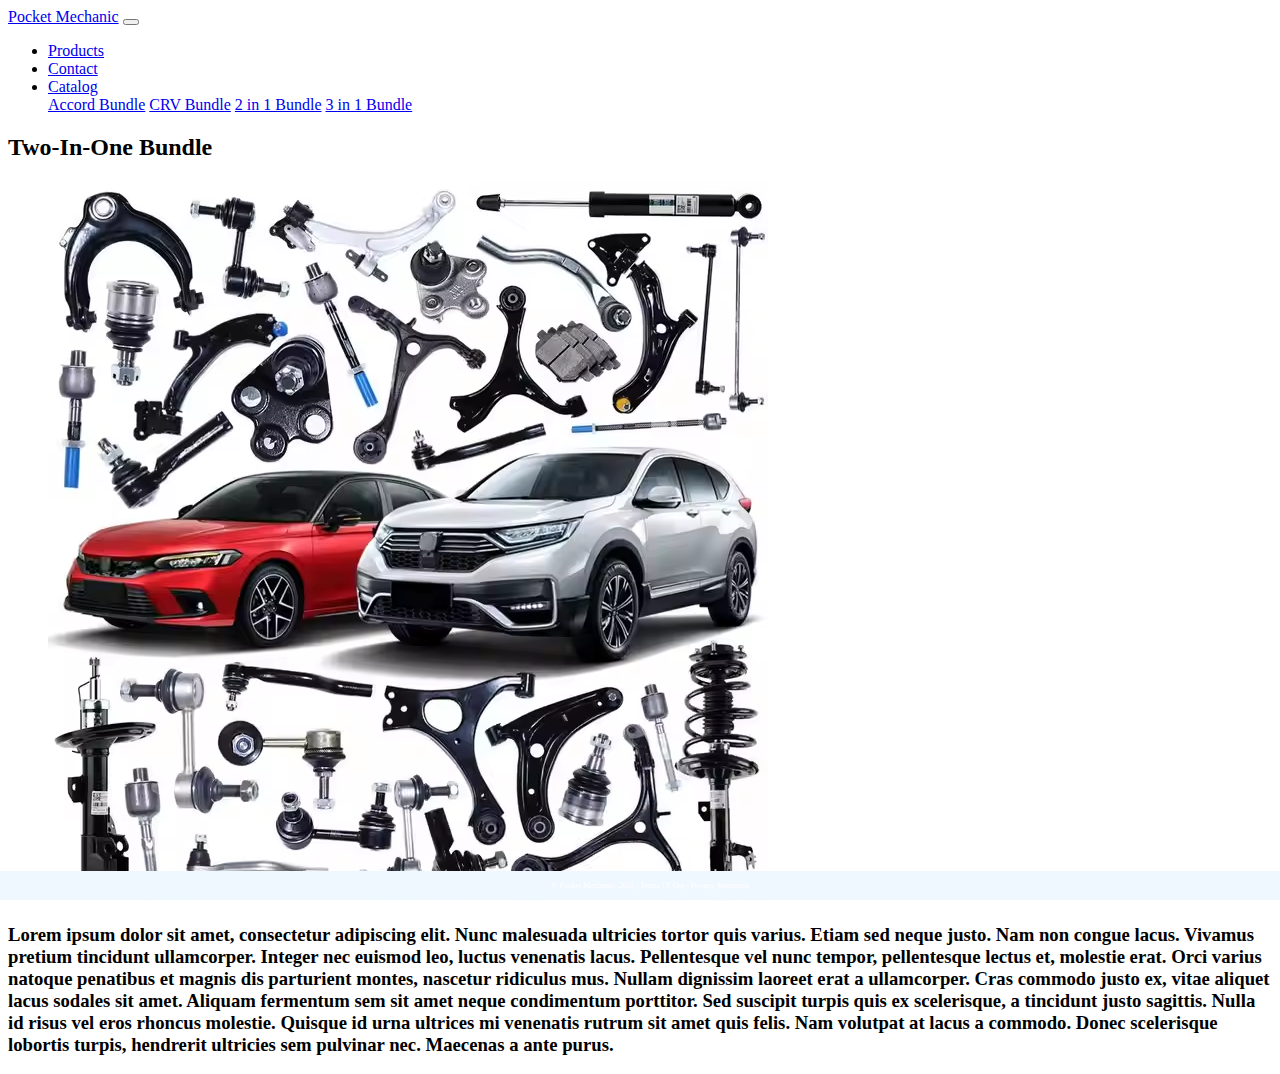
<file: bundle3.html>
<!DOCTYPE html>
<html lang="en">
<head>
    <meta charset="UTF-8">
    <title>My First Bootstrap Page</title>
    <!-- CSS only -->
    <link href="https://cdn.jsdelivr.net/npm/bootstrap@5.0.2/dist/css/bootstrap.min.css"
          rel="stylesheet"
          integrity="sha384-EVSTQN3/azprG1Anm3QDgpJLIm9Nao0Yz1ztcQTwFspd3yD65VohhpuuCOmLASjC"
          crossorigin="anonymous">
    <link href="css/main.css" rel="stylesheet">
    <!-- Payment Head -->
    <script 
      src="https://www.paypal.com/sdk/js?client-id=BAAGUBIgxw3holzjG6vF5oEIwb78jmvGia5bxYPVLndy555rKO4ZuGVUW_g9wJqIiirKbxagsjHdw_bZy4&components=hosted-buttons&enable-funding=venmo&currency=USD">
    </script>
</head>
<body class="pintura1">
<div class="container-fluid">
    <div class="row">
            <nav class="navbar navbar-expand-md
                    justify-content-start
                    bg-dark navbar-dark
                    col-12">

                <!-- Brand -->
                <a class="navbar-brand" href="index.html">Pocket Mechanic</a>
                <!-- Responsive Button for the smaller menu -->
                <button class="navbar-toggler" type="button"
                        data-bs-toggle="collapse" data-bs-target="#collapsibleNavbar">
                    <span class="navbar-toggler-icon"></span>
                </button>
                <div class="collapse navbar-collapse" id="collapsibleNavbar">
                    <ul class="navbar-nav">
                        <!-- Links -->
                        <li class="nav-item">
                            <a class="nav-link" href="product.html">Products</a>
                        </li>
                        <li class="nav-item">
                            <a class="nav-link" href="contact.html">Contact</a>
                        </li>

                        <!-- Dropdown -->
                        <li class="nav-item dropdown">
                            <a class="nav-link dropdown-toggle" href="#" id="navbardrop"
                            data-bs-toggle="dropdown" role="button" data-bs-toggle="dropdown" aria-expanded="false">
                                Catalog
                            </a>
                            <div class="dropdown-menu">
                                <a class="dropdown-item" href="bundle1.html">Accord Bundle</a>
                                <a class="dropdown-item" href="bundle2.html">CRV Bundle</a>
                                <a class="dropdown-item" href="bundle3.html">2 in 1 Bundle</a>
                                <a class="dropdown-item" href="bundle4.html">3 in 1 Bundle</a>
                            </div>
                        </li>
                    </ul>
                </div>
            </nav>
    <div class="col-12 text-center">
        
        <!--<h3>h2 Bootstrap heading (18px)</h3>-->
    </div>
</div>
<!--List of Products-->
<div class="container mt-4">
    <div class="row justify-content-center text-center">
      
        <div class="col-12 text-center">
            <h2 class="text-center mt-4">Two-In-One Bundle</h2>
            <!--<h3>h2 Bootstrap heading (18px)</h3>-->
        </div>
    </div>
    
    
    <!--List of Products-->
    <div class="container mt-4">
        <div class="row justify-content-center text-center">
          <!-- Column 2 -->
          <div class="col-md-4">
            <ul class="list-unstyled">
            <li class="mb-4">
                <div class="card h-100">
                <img src="images/imgcar2.jpg" alt="Hoodies" class="card-img-top product-img custom-img">
                </div>
            </li>
        </div>
    </div>
    
      
    <div class="col-12 text-center">
        <h3 class="text-center mt-4">Lorem ipsum dolor sit amet, consectetur adipiscing elit. 
            Nunc malesuada ultricies tortor quis varius. Etiam sed neque justo. Nam non congue lacus.
            Vivamus pretium tincidunt ullamcorper. Integer nec euismod leo, luctus venenatis lacus. 
            Pellentesque vel nunc tempor, pellentesque lectus et, molestie erat. Orci varius natoque penatibus et magnis dis parturient montes,
            nascetur ridiculus mus. Nullam dignissim laoreet erat a ullamcorper. Cras commodo justo ex, vitae aliquet lacus sodales sit amet.
            Aliquam fermentum sem sit amet neque condimentum porttitor. Sed suscipit turpis quis ex scelerisque, a tincidunt justo sagittis.
            Nulla id risus vel eros rhoncus molestie. Quisque id urna ultrices mi venenatis rutrum sit amet quis felis. 
            Nam volutpat at lacus a commodo. Donec scelerisque lobortis turpis, hendrerit ultricies sem pulvinar nec. Maecenas a ante purus.</h3>
    </div>  
    
    
    <!-- End of center Content-->
 <footer class="footer page-footer font-small ">
     <div class="container">
        <div class="row">
            <span class="text-muted">&copy; Pocket Mechanic, 2025 |  Terms Of Use  |  Privacy Statement</span>
        </div>
  </footer>
</div>


    <!-- Javascript Bundle with Popper -->
<script src="https://cdn.jsdelivr.net/npm/bootstrap@5.0.2/dist/js/bootstrap.bundle.min.js"
        integrity="sha384-MrcW6ZMFYlzcLA8Nl+NtUVF0sA7MsXsP1UyJoMp4YLEuNSfAP+JcXn/tWtIaxVXM"
        crossorigin="anonymous">
</script>

</body>
</html>
</file>
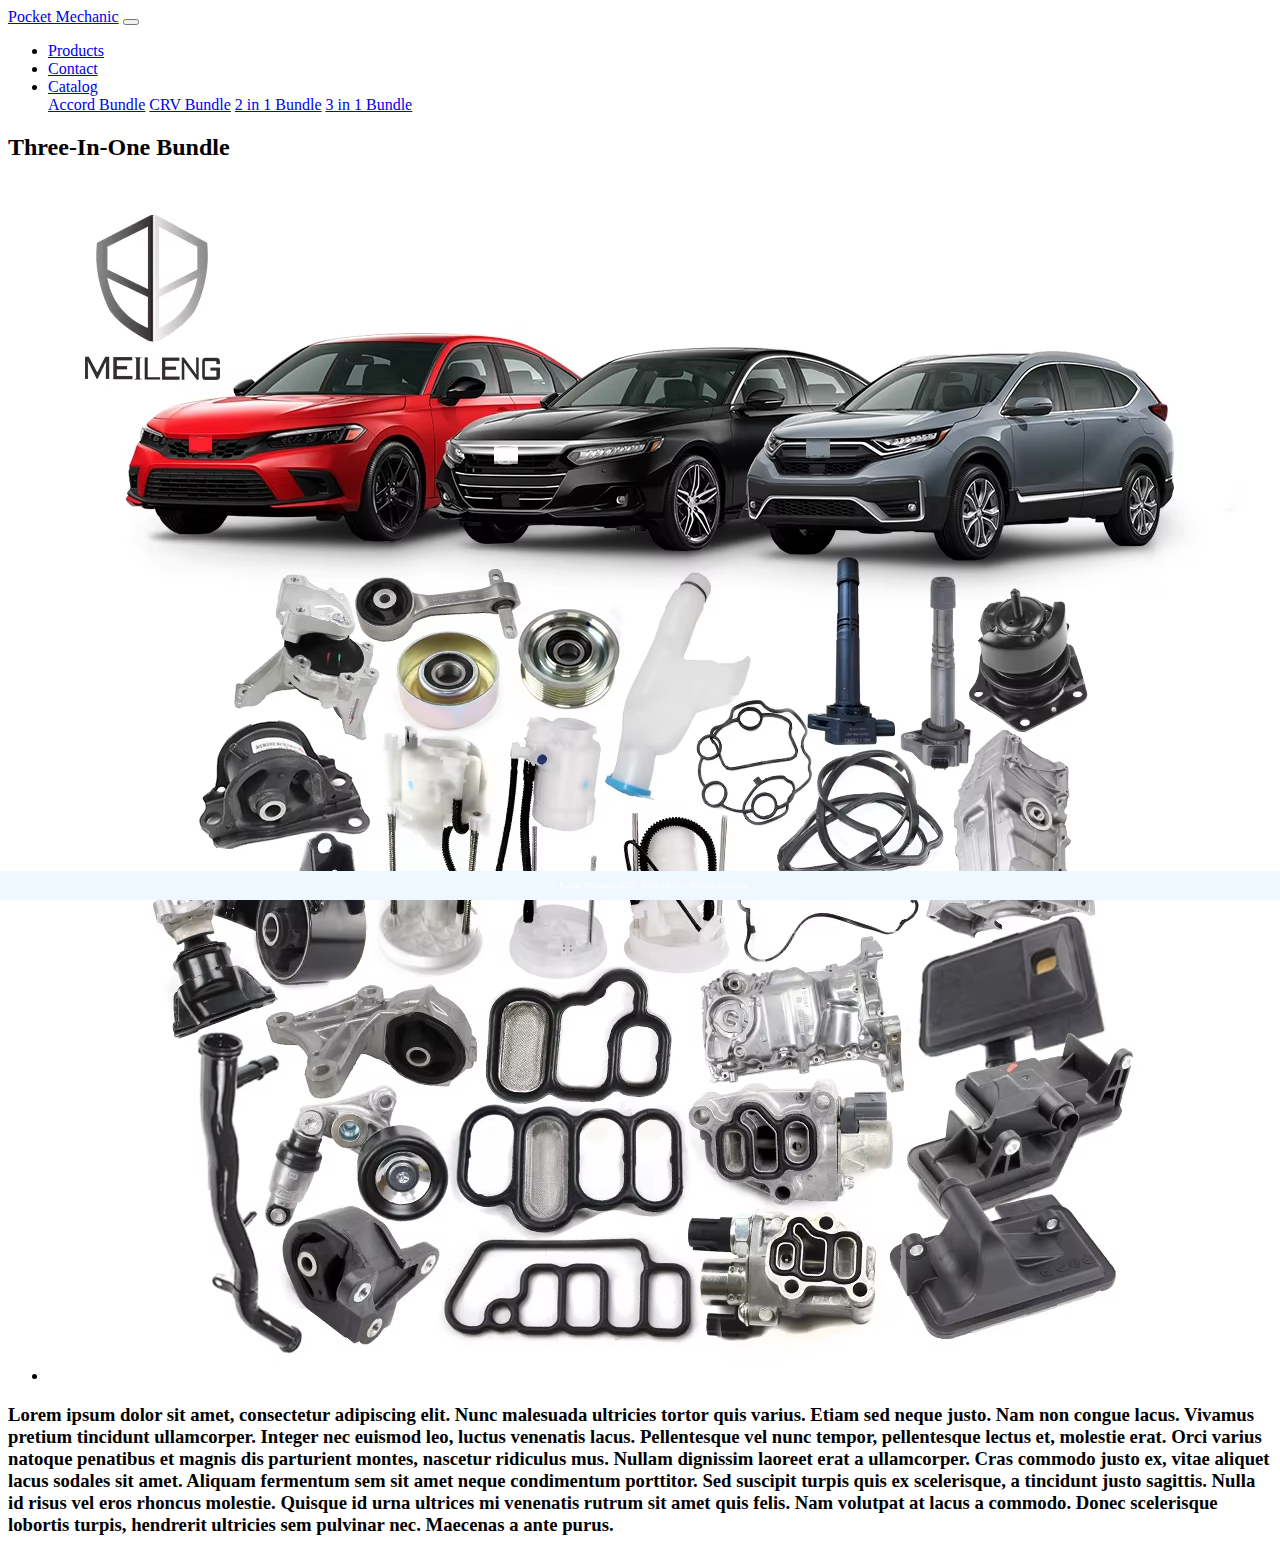
<file: bundle4.html>
<!DOCTYPE html>
<html lang="en">
<head>
    <meta charset="UTF-8">
    <link rel="icon" href="images/carFavicon.jpg">
    <title>3-in-1 Bundle</title>
    <!-- CSS only -->
    <link href="https://cdn.jsdelivr.net/npm/bootstrap@5.0.2/dist/css/bootstrap.min.css"
          rel="stylesheet"
          integrity="sha384-EVSTQN3/azprG1Anm3QDgpJLIm9Nao0Yz1ztcQTwFspd3yD65VohhpuuCOmLASjC"
          crossorigin="anonymous">
    <link href="css/main.css" rel="stylesheet">
    <!-- Payment Head -->
    <script 
      src="https://www.paypal.com/sdk/js?client-id=BAAGUBIgxw3holzjG6vF5oEIwb78jmvGia5bxYPVLndy555rKO4ZuGVUW_g9wJqIiirKbxagsjHdw_bZy4&components=hosted-buttons&enable-funding=venmo&currency=USD">
    </script>
</head>
<body class="pintura1">
<div class="container-fluid">
    <div class="row">
            <nav class="navbar navbar-expand-md
                    justify-content-start
                    bg-dark navbar-dark
                    col-12">

                <!-- Brand -->
                <a class="navbar-brand" href="index.html">Pocket Mechanic</a>
                <!-- Responsive Button for the smaller menu -->
                <button class="navbar-toggler" type="button"
                        data-bs-toggle="collapse" data-bs-target="#collapsibleNavbar">
                    <span class="navbar-toggler-icon"></span>
                </button>
                <div class="collapse navbar-collapse" id="collapsibleNavbar">
                    <ul class="navbar-nav">
                        <!-- Links -->
                        <li class="nav-item">
                            <a class="nav-link" href="product.html">Products</a>
                        </li>
                        <li class="nav-item">
                            <a class="nav-link" href="contact.html">Contact</a>
                        </li>

                        <!-- Dropdown -->
                        <li class="nav-item dropdown">
                            <a class="nav-link dropdown-toggle" href="#" id="navbardrop"
                            data-bs-toggle="dropdown" role="button" data-bs-toggle="dropdown" aria-expanded="false">
                                Catalog
                            </a>
                            <div class="dropdown-menu">
                                <a class="dropdown-item" href="bundle1.html">Accord Bundle</a>
                                <a class="dropdown-item" href="bundle2.html">CRV Bundle</a>
                                <a class="dropdown-item" href="bundle3.html">2 in 1 Bundle</a>
                                <a class="dropdown-item" href="bundle4.html">3 in 1 Bundle</a>
                            </div>
                        </li>
                    </ul>
                </div>
            </nav>
    <div class="col-12 text-center">
        
        <!--<h3>h2 Bootstrap heading (18px)</h3>-->
    </div>
</div>
<!--List of Products-->
<div class="container mt-4">
    <div class="row justify-content-center text-center">
      
        <div class="col-12 text-center">
            <h2 class="text-center mt-4">Three-In-One Bundle</h2>
            <!--<h3>h2 Bootstrap heading (18px)</h3>-->
        </div>
    </div>
    
    
    <!--List of Products-->
    <div class="container mt-4">
        <div class="row justify-content-center text-center">
          <!-- Column 2 -->
          <div class="col-md-4">
            <ul class="list-unstyled">
            <li class="mb-4">
                <div class="card h-100">
                <img src="images/imgcar3.jpg" alt="Hoodies" class="card-img-top product-img custom-img">
                </div>
            </li>
        </div>
    </div>
    
      
    <div class="col-12 text-center">
        <h3 class="text-center mt-4">Lorem ipsum dolor sit amet, consectetur adipiscing elit. 
            Nunc malesuada ultricies tortor quis varius. Etiam sed neque justo. Nam non congue lacus.
            Vivamus pretium tincidunt ullamcorper. Integer nec euismod leo, luctus venenatis lacus. 
            Pellentesque vel nunc tempor, pellentesque lectus et, molestie erat. Orci varius natoque penatibus et magnis dis parturient montes,
            nascetur ridiculus mus. Nullam dignissim laoreet erat a ullamcorper. Cras commodo justo ex, vitae aliquet lacus sodales sit amet.
            Aliquam fermentum sem sit amet neque condimentum porttitor. Sed suscipit turpis quis ex scelerisque, a tincidunt justo sagittis.
            Nulla id risus vel eros rhoncus molestie. Quisque id urna ultrices mi venenatis rutrum sit amet quis felis. 
            Nam volutpat at lacus a commodo. Donec scelerisque lobortis turpis, hendrerit ultricies sem pulvinar nec. Maecenas a ante purus.</h3>
    </div>  
    
    
    <!-- End of center Content-->
 <footer class="footer page-footer font-small ">
     <div class="container">
        <div class="row">
            <span class="text-muted">&copy; Pocket Mechanic, 2025 |  Terms Of Use  |  Privacy Statement</span>
        </div>
  </footer>
</div>


    <!-- Javascript Bundle with Popper -->
<script src="https://cdn.jsdelivr.net/npm/bootstrap@5.0.2/dist/js/bootstrap.bundle.min.js"
        integrity="sha384-MrcW6ZMFYlzcLA8Nl+NtUVF0sA7MsXsP1UyJoMp4YLEuNSfAP+JcXn/tWtIaxVXM"
        crossorigin="anonymous">
</script>

</body>
</html>
</file>
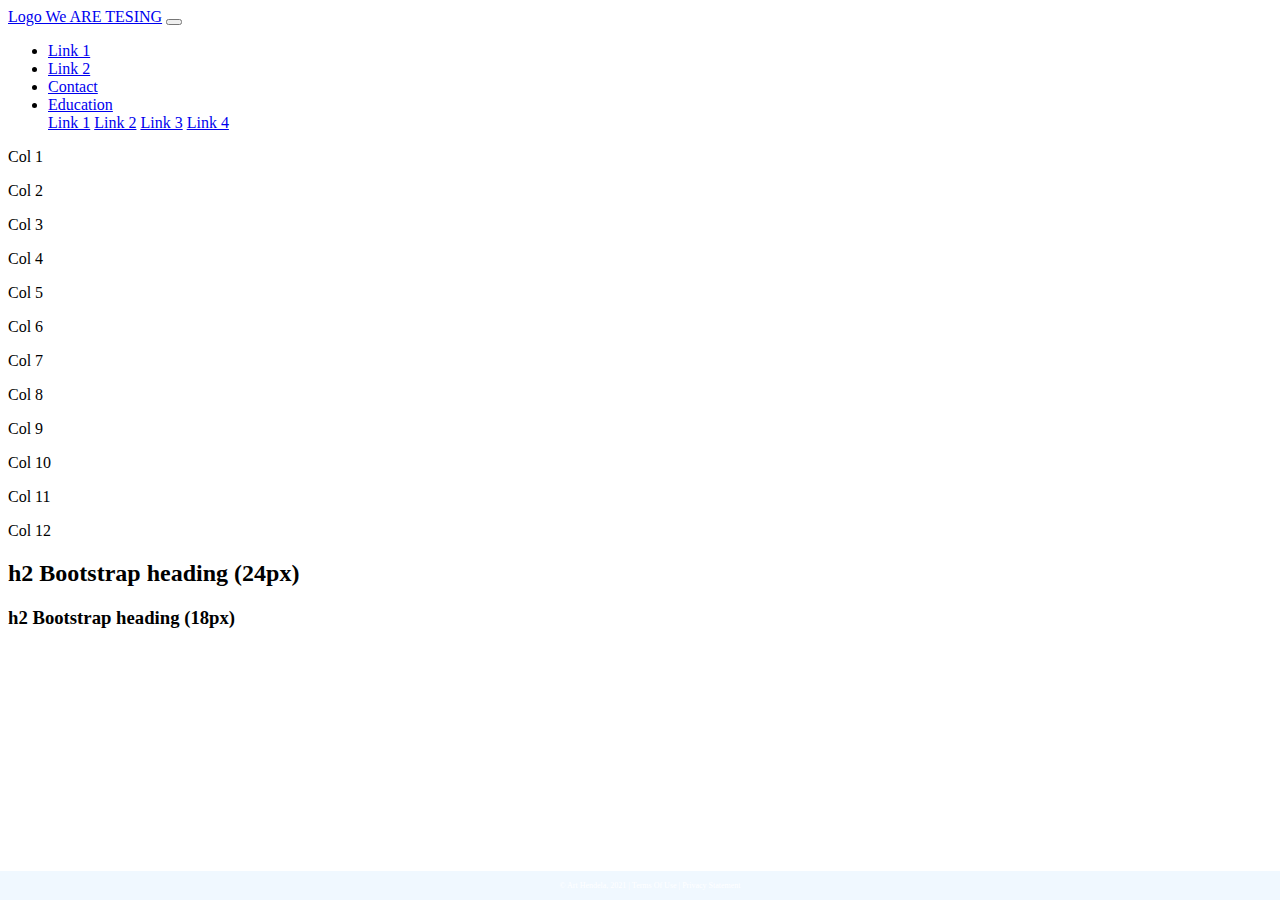
<file: pay_Screen.html>
<!DOCTYPE html>
<html lang="en">
<head>
    <meta charset="UTF-8">
    <title>My First Bootstrap Page</title>
    <!-- CSS only -->
    <link href="https://cdn.jsdelivr.net/npm/bootstrap@5.0.2/dist/css/bootstrap.min.css"
          rel="stylesheet"
          integrity="sha384-EVSTQN3/azprG1Anm3QDgpJLIm9Nao0Yz1ztcQTwFspd3yD65VohhpuuCOmLASjC"
          crossorigin="anonymous">
    <link href="css/main.css" rel="stylesheet">
    <!-- Payment Head -->
    <script 
      src="https://www.paypal.com/sdk/js?client-id=BAAGUBIgxw3holzjG6vF5oEIwb78jmvGia5bxYPVLndy555rKO4ZuGVUW_g9wJqIiirKbxagsjHdw_bZy4&components=hosted-buttons&enable-funding=venmo&currency=USD">
    </script>
</head>
<body>
<div class="container-fluid">
    <div class="row">
            <nav class="navbar navbar-expand-md
                    justify-content-start
                    bg-dark navbar-dark
                    col-12">

                <!-- Brand -->
                <a class="navbar-brand" href="#">Logo We ARE TESING</a>
                <!-- Responsive Button for the smaller menu -->
                <button class="navbar-toggler" type="button"
                        data-bs-toggle="collapse" data-bs-target="#collapsibleNavbar">
                    <span class="navbar-toggler-icon"></span>
                </button>
                <div class="collapse navbar-collapse" id="collapsibleNavbar">
                    <ul class="navbar-nav">
                        <!-- Links -->
                        <li class="nav-item">
                            <a class="nav-link" href="#">Link 1</a>
                        </li>
                        <li class="nav-item">
                            <a class="nav-link" href="#">Link 2</a>
                        </li>
                        <li class="nav-item">
                            <a class="nav-link" href="#">Contact</a>
                        </li>

                        <!-- Dropdown -->
                        <li class="nav-item dropdown">
                            <a class="nav-link dropdown-toggle" href="#" id="navbardrop"
                               data-toggle="dropdown" role="button" data-bs-toggle="dropdown" aria-expanded="false">
                                Education
                            </a>
                            <div class="dropdown-menu">
                                <a class="dropdown-item" href="#">Link 1</a>
                                <a class="dropdown-item" href="#">Link 2</a>
                                <a class="dropdown-item" href="#">Link 3</a>
                                <a class="dropdown-item" href="#">Link 4</a>
                            </div>
                        </li>
                    </ul>
                </div>
            </nav>
        <div class="row">
        <p class="col-1">Col 1</p>
        <p class="col-1">Col 2</p>
        <p class="col-1">Col 3</p>
        <p class="col-1">Col 4</p>
        <p class="col-1">Col 5</p>
        <p class="col-1">Col 6</p>
        <p class="col-1">Col 7</p>
        <p class="col-1">Col 8</p>
        <p class="col-1">Col 9</p>
        <p class="col-1">Col 10</p>
        <p class="col-1">Col 11</p>
        <p class="col-1">Col 12</p>
        </div>
    <div class="col-sm-4  text-center">
        <h2>h2 Bootstrap heading (24px)</h2>
        <h3>h2 Bootstrap heading (18px)</h3>
    </div>
</div>
 <footer class="footer page-footer font-small ">
     <div class="container">
        <div class="row">
            <span class="text-muted">&copy; Art Hendela, 2021 |  Terms Of Use  |  Privacy Statement</span>
        </div>
        <!-- Paypal Text -->
        <div id="paypal-container-XJYQ6MDHQSYCU"></div>
        <script>
          paypal.HostedButtons({
            hostedButtonId: "XJYQ6MDHQSYCU",
          }).render("#paypal-container-XJYQ6MDHQSYCU")
        </script>
     </div>
  </footer>
</div>


    <!-- Javascript Bundle with Popper -->
<script src="https://cdn.jsdelivr.net/npm/bootstrap@5.0.2/dist/js/bootstrap.bundle.min.js"
        integrity="sha384-MrcW6ZMFYlzcLA8Nl+NtUVF0sA7MsXsP1UyJoMp4YLEuNSfAP+JcXn/tWtIaxVXM"
        crossorigin="anonymous">
</script>

</body>
</html>
</file>
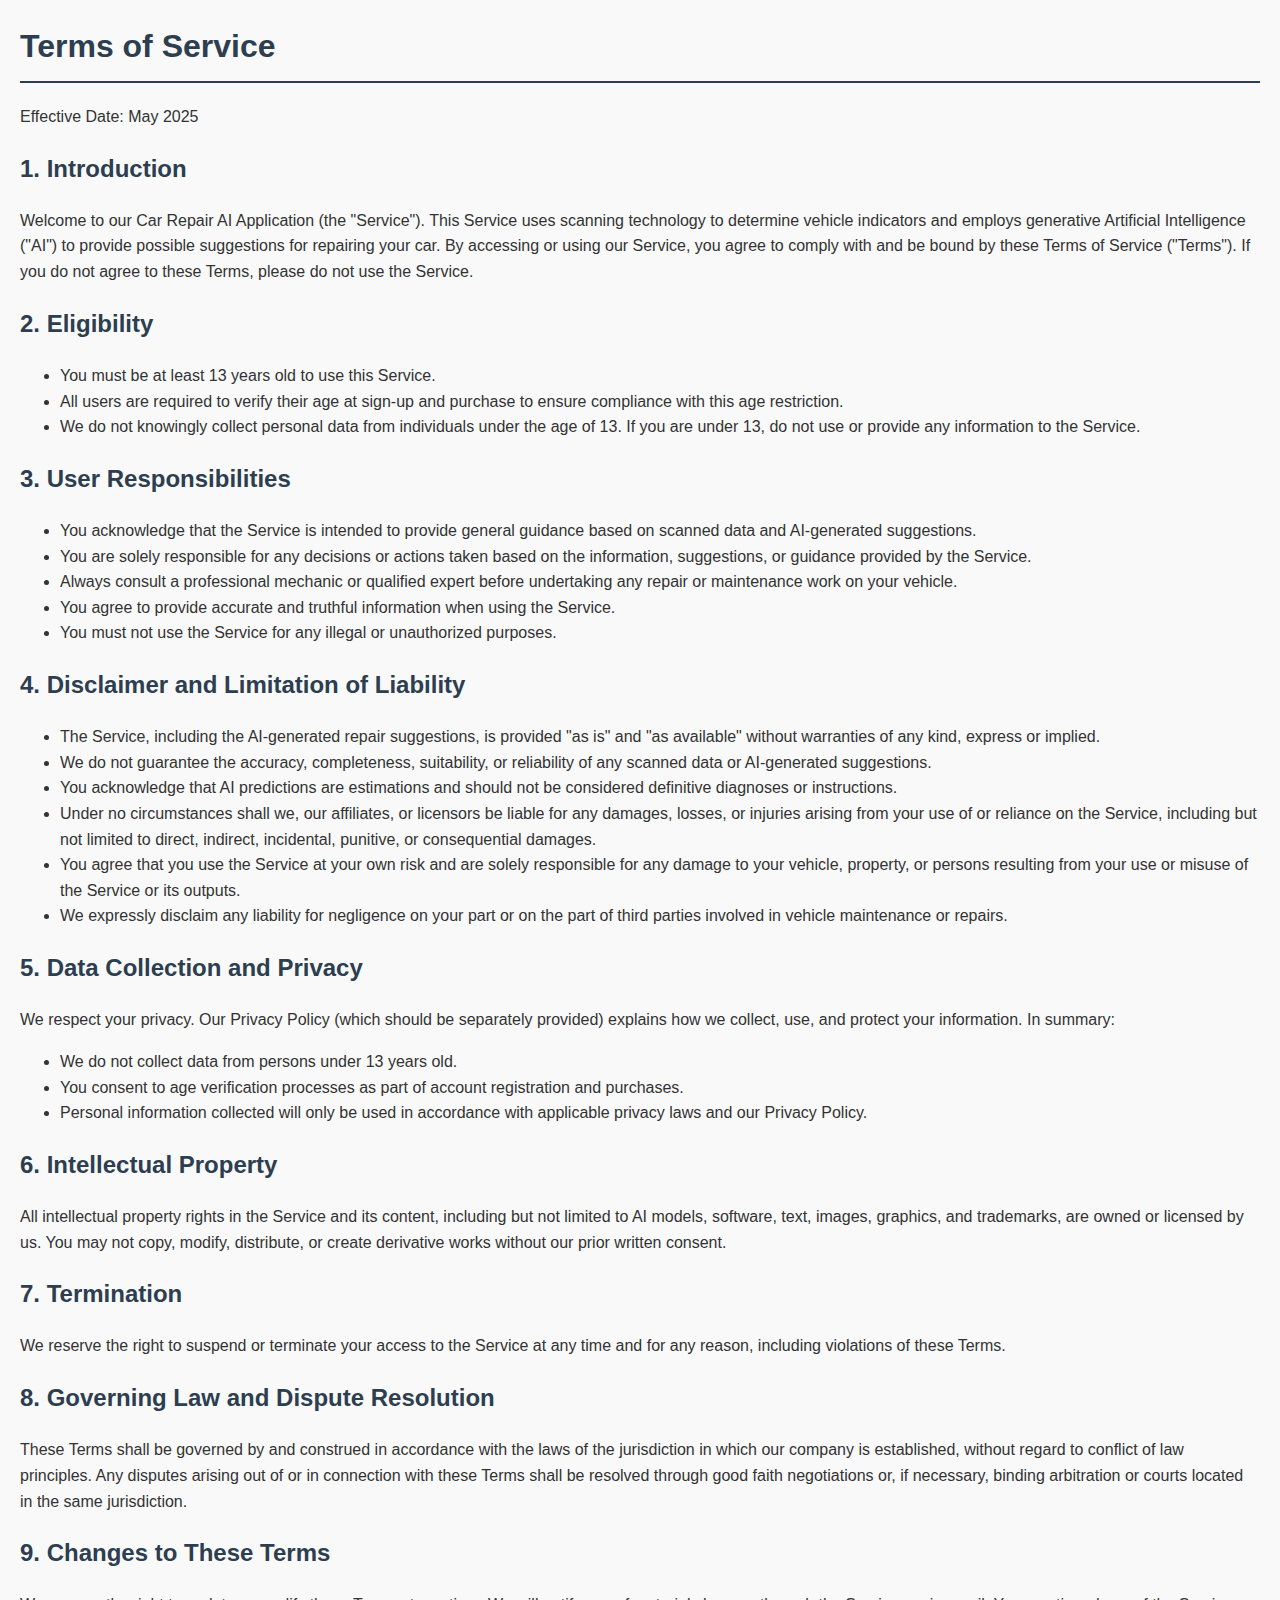
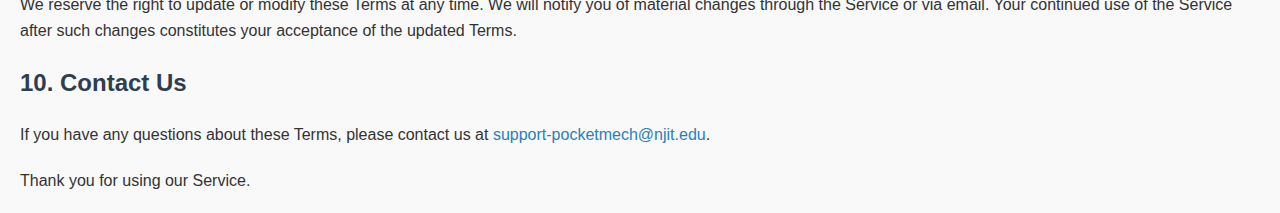
<file: ToS.html>
<!DOCTYPE html>
<html lang="en">
<head>
<meta charset="UTF-8" />
<meta name="viewport" content="width=device-width, initial-scale=1" />
<title>Terms of Service - Car Repair AI Application</title>
<style>
  body {
    font-family: 'Segoe UI', Tahoma, Geneva, Verdana, sans-serif;
    margin: 20px;
    line-height: 1.6;
    background-color: #f9f9f9;
    color: #333333;
  }
  h1, h2 {
    color: #2c3e50;
  }
  h1 {
    border-bottom: 2px solid #2c3e50;
    padding-bottom: 8px;
  }
  section {
    margin-bottom: 20px;
  }
  a {
    color: #2980b9;
    text-decoration: none;
  }
  a:hover {
    text-decoration: underline;
  }
</style>
</head>
<body>
<h1>Terms of Service</h1>
<p>Effective Date: May 2025</p>

<section>
<h2>1. Introduction</h2>
<p>Welcome to our Car Repair AI Application (the "Service"). This Service uses scanning technology to determine vehicle indicators and employs generative Artificial Intelligence ("AI") to provide possible suggestions for repairing your car. By accessing or using our Service, you agree to comply with and be bound by these Terms of Service ("Terms"). If you do not agree to these Terms, please do not use the Service.</p>
</section>

<section>
<h2>2. Eligibility</h2>
<ul>
  <li>You must be at least 13 years old to use this Service.</li>
  <li>All users are required to verify their age at sign-up and purchase to ensure compliance with this age restriction.</li>
  <li>We do not knowingly collect personal data from individuals under the age of 13. If you are under 13, do not use or provide any information to the Service.</li>
</ul>
</section>

<section>
<h2>3. User Responsibilities</h2>
<ul>
  <li>You acknowledge that the Service is intended to provide general guidance based on scanned data and AI-generated suggestions.</li>
  <li>You are solely responsible for any decisions or actions taken based on the information, suggestions, or guidance provided by the Service.</li>
  <li>Always consult a professional mechanic or qualified expert before undertaking any repair or maintenance work on your vehicle.</li>
  <li>You agree to provide accurate and truthful information when using the Service.</li>
  <li>You must not use the Service for any illegal or unauthorized purposes.</li>
</ul>
</section>

<section>
<h2>4. Disclaimer and Limitation of Liability</h2>
<ul>
  <li>The Service, including the AI-generated repair suggestions, is provided "as is" and "as available" without warranties of any kind, express or implied.</li>
  <li>We do not guarantee the accuracy, completeness, suitability, or reliability of any scanned data or AI-generated suggestions.</li>
  <li>You acknowledge that AI predictions are estimations and should not be considered definitive diagnoses or instructions.</li>
  <li>Under no circumstances shall we, our affiliates, or licensors be liable for any damages, losses, or injuries arising from your use of or reliance on the Service, including but not limited to direct, indirect, incidental, punitive, or consequential damages.</li>
  <li>You agree that you use the Service at your own risk and are solely responsible for any damage to your vehicle, property, or persons resulting from your use or misuse of the Service or its outputs.</li>
  <li>We expressly disclaim any liability for negligence on your part or on the part of third parties involved in vehicle maintenance or repairs.</li>
</ul>
</section>

<section>
<h2>5. Data Collection and Privacy</h2>
<p>We respect your privacy. Our Privacy Policy (which should be separately provided) explains how we collect, use, and protect your information. In summary:</p>
<ul>
  <li>We do not collect data from persons under 13 years old.</li>
  <li>You consent to age verification processes as part of account registration and purchases.</li>
  <li>Personal information collected will only be used in accordance with applicable privacy laws and our Privacy Policy.</li>
</ul>
</section>

<section>
<h2>6. Intellectual Property</h2>
<p>All intellectual property rights in the Service and its content, including but not limited to AI models, software, text, images, graphics, and trademarks, are owned or licensed by us. You may not copy, modify, distribute, or create derivative works without our prior written consent.</p>
</section>

<section>
<h2>7. Termination</h2>
<p>We reserve the right to suspend or terminate your access to the Service at any time and for any reason, including violations of these Terms.</p>
</section>

<section>
<h2>8. Governing Law and Dispute Resolution</h2>
<p>These Terms shall be governed by and construed in accordance with the laws of the jurisdiction in which our company is established, without regard to conflict of law principles. Any disputes arising out of or in connection with these Terms shall be resolved through good faith negotiations or, if necessary, binding arbitration or courts located in the same jurisdiction.</p>
</section>

<section>
<h2>9. Changes to These Terms</h2>
<p>We reserve the right to update or modify these Terms at any time. We will notify you of material changes through the Service or via email. Your continued use of the Service after such changes constitutes your acceptance of the updated Terms.</p>
</section>

<section>
<h2>10. Contact Us</h2>
<p>If you have any questions about these Terms, please contact us at <a href="mailto:fakeemail@njit.edu">support-pocketmech@njit.edu</a>.</p>
</section>

<p>Thank you for using our Service.</p>
</body>
</html>
</file>
<file: assets/web/assets/mobirise-icons2/mobirise2.css>
@font-face {
  font-family: 'Moririse2';
  font-display: swap;
  src:  url('mobirise2.eot?f2bix4');
  src:  url('mobirise2.eot?f2bix4#iefix') format('embedded-opentype'),
    url('mobirise2.ttf?f2bix4') format('truetype'),
    url('mobirise2.woff?f2bix4') format('woff'),
    url('mobirise2.svg?f2bix4#mobirise2') format('svg');
  font-weight: normal;
  font-style: normal;
}

[class^="mobi-"], [class*=" mobi-"] {
  /* use !important to prevent issues with browser extensions that change fonts */
  font-family: 'Moririse2' !important;
  speak: none;
  font-style: normal;
  font-weight: normal;
  font-variant: normal;
  text-transform: none;
  line-height: 1;

  /* Better Font Rendering =========== */
  -webkit-font-smoothing: antialiased;
  -moz-osx-font-smoothing: grayscale;
}

.mobi-mbri-add-submenu:before {
  content: "\e900";
}
.mobi-mbri-alert:before {
  content: "\e901";
}
.mobi-mbri-align-center:before {
  content: "\e902";
}
.mobi-mbri-align-justify:before {
  content: "\e903";
}
.mobi-mbri-align-left:before {
  content: "\e904";
}
.mobi-mbri-align-right:before {
  content: "\e905";
}
.mobi-mbri-android:before {
  content: "\e906";
}
.mobi-mbri-apple:before {
  content: "\e907";
}
.mobi-mbri-arrow-down:before {
  content: "\e908";
}
.mobi-mbri-arrow-next:before {
  content: "\e909";
}
.mobi-mbri-arrow-prev:before {
  content: "\e90a";
}
.mobi-mbri-arrow-up:before {
  content: "\e90b";
}
.mobi-mbri-bold:before {
  content: "\e90c";
}
.mobi-mbri-bookmark:before {
  content: "\e90d";
}
.mobi-mbri-bootstrap:before {
  content: "\e90e";
}
.mobi-mbri-briefcase:before {
  content: "\e90f";
}
.mobi-mbri-browse:before {
  content: "\e910";
}
.mobi-mbri-bulleted-list:before {
  content: "\e911";
}
.mobi-mbri-calendar:before {
  content: "\e912";
}
.mobi-mbri-camera:before {
  content: "\e913";
}
.mobi-mbri-cart-add:before {
  content: "\e914";
}
.mobi-mbri-cart-full:before {
  content: "\e915";
}
.mobi-mbri-cash:before {
  content: "\e916";
}
.mobi-mbri-change-style:before {
  content: "\e917";
}
.mobi-mbri-chat:before {
  content: "\e918";
}
.mobi-mbri-clock:before {
  content: "\e919";
}
.mobi-mbri-close:before {
  content: "\e91a";
}
.mobi-mbri-cloud:before {
  content: "\e91b";
}
.mobi-mbri-code:before {
  content: "\e91c";
}
.mobi-mbri-contact-form:before {
  content: "\e91d";
}
.mobi-mbri-credit-card:before {
  content: "\e91e";
}
.mobi-mbri-cursor-click:before {
  content: "\e91f";
}
.mobi-mbri-cust-feedback:before {
  content: "\e920";
}
.mobi-mbri-database:before {
  content: "\e921";
}
.mobi-mbri-delivery:before {
  content: "\e922";
}
.mobi-mbri-desktop:before {
  content: "\e923";
}
.mobi-mbri-devices:before {
  content: "\e924";
}
.mobi-mbri-down:before {
  content: "\e925";
}
.mobi-mbri-download-2:before {
  content: "\e926";
}
.mobi-mbri-download:before {
  content: "\e927";
}
.mobi-mbri-drag-n-drop-2:before {
  content: "\e928";
}
.mobi-mbri-drag-n-drop:before {
  content: "\e929";
}
.mobi-mbri-edit-2:before {
  content: "\e92a";
}
.mobi-mbri-edit:before {
  content: "\e92b";
}
.mobi-mbri-error:before {
  content: "\e92c";
}
.mobi-mbri-extension:before {
  content: "\e92d";
}
.mobi-mbri-features:before {
  content: "\e92e";
}
.mobi-mbri-file:before {
  content: "\e92f";
}
.mobi-mbri-flag:before {
  content: "\e930";
}
.mobi-mbri-folder:before {
  content: "\e931";
}
.mobi-mbri-gift:before {
  content: "\e932";
}
.mobi-mbri-github:before {
  content: "\e933";
}
.mobi-mbri-globe-2:before {
  content: "\e934";
}
.mobi-mbri-globe:before {
  content: "\e935";
}
.mobi-mbri-growing-chart:before {
  content: "\e936";
}
.mobi-mbri-hearth:before {
  content: "\e937";
}
.mobi-mbri-help:before {
  content: "\e938";
}
.mobi-mbri-home:before {
  content: "\e939";
}
.mobi-mbri-hot-cup:before {
  content: "\e93a";
}
.mobi-mbri-idea:before {
  content: "\e93b";
}
.mobi-mbri-image-gallery:before {
  content: "\e93c";
}
.mobi-mbri-image-slider:before {
  content: "\e93d";
}
.mobi-mbri-info:before {
  content: "\e93e";
}
.mobi-mbri-italic:before {
  content: "\e93f";
}
.mobi-mbri-key:before {
  content: "\e940";
}
.mobi-mbri-laptop:before {
  content: "\e941";
}
.mobi-mbri-layers:before {
  content: "\e942";
}
.mobi-mbri-left-right:before {
  content: "\e943";
}
.mobi-mbri-left:before {
  content: "\e944";
}
.mobi-mbri-letter:before {
  content: "\e945";
}
.mobi-mbri-like:before {
  content: "\e946";
}
.mobi-mbri-link:before {
  content: "\e947";
}
.mobi-mbri-lock:before {
  content: "\e948";
}
.mobi-mbri-login:before {
  content: "\e949";
}
.mobi-mbri-logout:before {
  content: "\e94a";
}
.mobi-mbri-magic-stick:before {
  content: "\e94b";
}
.mobi-mbri-map-pin:before {
  content: "\e94c";
}
.mobi-mbri-menu:before {
  content: "\e94d";
}
.mobi-mbri-mobile-2:before {
  content: "\e94e";
}
.mobi-mbri-mobile-horizontal:before {
  content: "\e94f";
}
.mobi-mbri-mobile:before {
  content: "\e950";
}
.mobi-mbri-mobirise:before {
  content: "\e951";
}
.mobi-mbri-more-horizontal:before {
  content: "\e952";
}
.mobi-mbri-more-vertical:before {
  content: "\e953";
}
.mobi-mbri-music:before {
  content: "\e954";
}
.mobi-mbri-new-file:before {
  content: "\e955";
}
.mobi-mbri-numbered-list:before {
  content: "\e956";
}
.mobi-mbri-opened-folder:before {
  content: "\e957";
}
.mobi-mbri-pages:before {
  content: "\e958";
}
.mobi-mbri-paper-plane:before {
  content: "\e959";
}
.mobi-mbri-paperclip:before {
  content: "\e95a";
}
.mobi-mbri-phone:before {
  content: "\e95b";
}
.mobi-mbri-photo:before {
  content: "\e95c";
}
.mobi-mbri-photos:before {
  content: "\e95d";
}
.mobi-mbri-pin:before {
  content: "\e95e";
}
.mobi-mbri-play:before {
  content: "\e95f";
}
.mobi-mbri-plus:before {
  content: "\e960";
}
.mobi-mbri-preview:before {
  content: "\e961";
}
.mobi-mbri-print:before {
  content: "\e962";
}
.mobi-mbri-protect:before {
  content: "\e963";
}
.mobi-mbri-question:before {
  content: "\e964";
}
.mobi-mbri-quote-left:before {
  content: "\e965";
}
.mobi-mbri-quote-right:before {
  content: "\e966";
}
.mobi-mbri-redo:before {
  content: "\e967";
}
.mobi-mbri-refresh:before {
  content: "\e968";
}
.mobi-mbri-responsive-2:before {
  content: "\e969";
}
.mobi-mbri-responsive:before {
  content: "\e96a";
}
.mobi-mbri-right:before {
  content: "\e96b";
}
.mobi-mbri-rocket:before {
  content: "\e96c";
}
.mobi-mbri-sad-face:before {
  content: "\e96d";
}
.mobi-mbri-sale:before {
  content: "\e96e";
}
.mobi-mbri-save:before {
  content: "\e96f";
}
.mobi-mbri-search:before {
  content: "\e970";
}
.mobi-mbri-setting-2:before {
  content: "\e971";
}
.mobi-mbri-setting-3:before {
  content: "\e972";
}
.mobi-mbri-setting:before {
  content: "\e973";
}
.mobi-mbri-share:before {
  content: "\e974";
}
.mobi-mbri-shopping-bag:before {
  content: "\e975";
}
.mobi-mbri-shopping-basket:before {
  content: "\e976";
}
.mobi-mbri-shopping-cart:before {
  content: "\e977";
}
.mobi-mbri-sites:before {
  content: "\e978";
}
.mobi-mbri-smile-face:before {
  content: "\e979";
}
.mobi-mbri-speed:before {
  content: "\e97a";
}
.mobi-mbri-star:before {
  content: "\e97b";
}
.mobi-mbri-success:before {
  content: "\e97c";
}
.mobi-mbri-sun:before {
  content: "\e97d";
}
.mobi-mbri-sun2:before {
  content: "\e97e";
}
.mobi-mbri-tablet-vertical:before {
  content: "\e97f";
}
.mobi-mbri-tablet:before {
  content: "\e980";
}
.mobi-mbri-target:before {
  content: "\e981";
}
.mobi-mbri-timer:before {
  content: "\e982";
}
.mobi-mbri-to-ftp:before {
  content: "\e983";
}
.mobi-mbri-to-local-drive:before {
  content: "\e984";
}
.mobi-mbri-touch-swipe:before {
  content: "\e985";
}
.mobi-mbri-touch:before {
  content: "\e986";
}
.mobi-mbri-trash:before {
  content: "\e987";
}
.mobi-mbri-underline:before {
  content: "\e988";
}
.mobi-mbri-undo:before {
  content: "\e989";
}
.mobi-mbri-unlink:before {
  content: "\e98a";
}
.mobi-mbri-unlock:before {
  content: "\e98b";
}
.mobi-mbri-up-down:before {
  content: "\e98c";
}
.mobi-mbri-up:before {
  content: "\e98d";
}
.mobi-mbri-update:before {
  content: "\e98e";
}
.mobi-mbri-upload-2:before {
  content: "\e98f";
}
.mobi-mbri-upload:before {
  content: "\e990";
}
.mobi-mbri-user-2:before {
  content: "\e991";
}
.mobi-mbri-user:before {
  content: "\e992";
}
.mobi-mbri-users:before {
  content: "\e993";
}
.mobi-mbri-video-play:before {
  content: "\e994";
}
.mobi-mbri-video:before {
  content: "\e995";
}
.mobi-mbri-watch:before {
  content: "\e996";
}
.mobi-mbri-website-theme-2:before {
  content: "\e997";
}
.mobi-mbri-website-theme:before {
  content: "\e998";
}
.mobi-mbri-wifi:before {
  content: "\e999";
}
.mobi-mbri-windows:before {
  content: "\e99a";
}
.mobi-mbri-zoom-in:before {
  content: "\e99b";
}
.mobi-mbri-zoom-out:before {
  content: "\e99c";
}
</file>
<file: assets/parallax/jarallax.css>
.jarallax {
    position: relative;
    z-index: 0;
}
.jarallax > .jarallax-img {
    position: absolute;
    object-fit: cover;
    /* support for plugin https://github.com/bfred-it/object-fit-images */
    font-family: 'object-fit: cover;';
    top: 0;
    left: 0;
    width: 100%;
    height: 100%;
    z-index: -1;
}
</file>
<file: assets/dropdown/css/style.css>
.navbar-dropdown {
  left: 0;
  padding: 0;
  position: absolute;
  right: 0;
  top: 0;
  transition: all 0.45s ease;
  z-index: 1030;
  background: #282828; }
  .navbar-dropdown .navbar-logo {
    margin-right: 0.8rem;
    transition: margin 0.3s ease-in-out;
    vertical-align: middle; }
    .navbar-dropdown .navbar-logo img {
      height: 3.125rem;
      transition: all 0.3s ease-in-out; }
    .navbar-dropdown .navbar-logo.mbr-iconfont {
      font-size: 3.125rem;
      line-height: 3.125rem; }
  .navbar-dropdown .navbar-caption {
    font-weight: 700;
    white-space: normal;
    vertical-align: -4px;
    line-height: 3.125rem !important; }
    .navbar-dropdown .navbar-caption, .navbar-dropdown .navbar-caption:hover {
      color: inherit;
      text-decoration: none; }
  .navbar-dropdown .mbr-iconfont + .navbar-caption {
    vertical-align: -1px; }
  .navbar-dropdown.navbar-fixed-top {
    position: fixed; }
  .navbar-dropdown .navbar-brand span {
    vertical-align: -4px; }
  .navbar-dropdown.bg-color.transparent {
    background: none; }
  .navbar-dropdown.navbar-short .navbar-brand {
    padding: 0.625rem 0; }
    .navbar-dropdown.navbar-short .navbar-brand span {
      vertical-align: -1px; }
  .navbar-dropdown.navbar-short .navbar-caption {
    line-height: 2.375rem !important;
    vertical-align: -2px; }
  .navbar-dropdown.navbar-short .navbar-logo {
    margin-right: 0.5rem; }
    .navbar-dropdown.navbar-short .navbar-logo img {
      height: 2.375rem; }
    .navbar-dropdown.navbar-short .navbar-logo.mbr-iconfont {
      font-size: 2.375rem;
      line-height: 2.375rem; }
  .navbar-dropdown.navbar-short .mbr-table-cell {
    height: 3.625rem; }
  .navbar-dropdown .navbar-close {
    left: 0.6875rem;
    position: fixed;
    top: 0.75rem;
    z-index: 1000; }
  .navbar-dropdown .hamburger-icon {
    content: "";
    display: inline-block;
    vertical-align: middle;
    width: 16px;
    -webkit-box-shadow: 0 -6px 0 1px #282828,0 0 0 1px #282828,0 6px 0 1px #282828;
    -moz-box-shadow: 0 -6px 0 1px #282828,0 0 0 1px #282828,0 6px 0 1px #282828;
    box-shadow: 0 -6px 0 1px #282828,0 0 0 1px #282828,0 6px 0 1px #282828; }

.dropdown-menu .dropdown-toggle[data-toggle="dropdown-submenu"]::after {
  border-bottom: 0.35em solid transparent;
  border-left: 0.35em solid;
  border-right: 0;
  border-top: 0.35em solid transparent;
  margin-left: 0.3rem; }

.dropdown-menu .dropdown-item:focus {
  outline: 0; }

.nav-dropdown {
  font-size: 0.75rem;
  font-weight: 500;
  height: auto !important; }
  .nav-dropdown .nav-btn {
    padding-left: 1rem; }
  .nav-dropdown .link {
    margin: .667em 1.667em;
    font-weight: 500;
    padding: 0;
    transition: color .2s ease-in-out; }
    .nav-dropdown .link.dropdown-toggle {
      margin-right: 2.583em; }
      .nav-dropdown .link.dropdown-toggle::after {
        margin-left: .25rem;
        border-top: 0.35em solid;
        border-right: 0.35em solid transparent;
        border-left: 0.35em solid transparent;
        border-bottom: 0; }
      .nav-dropdown .link.dropdown-toggle[aria-expanded="true"] {
        margin: 0;
        padding: 0.667em 3.263em  0.667em 1.667em; }
  .nav-dropdown .link::after,
  .nav-dropdown .dropdown-item::after {
    color: inherit; }
  .nav-dropdown .btn {
    font-size: 0.75rem;
    font-weight: 700;
    letter-spacing: 0;
    margin-bottom: 0;
    padding-left: 1.25rem;
    padding-right: 1.25rem; }
  .nav-dropdown .dropdown-menu {
    border-radius: 0;
    border: 0;
    left: 0;
    margin: 0;
    padding-bottom: 1.25rem;
    padding-top: 1.25rem;
    position: relative; }
  .nav-dropdown .dropdown-submenu {
    margin-left: 0.125rem;
    top: 0; }
  .nav-dropdown .dropdown-item {
    font-weight: 500;
    line-height: 2;
    padding: 0.3846em 4.615em 0.3846em 1.5385em;
    position: relative;
    transition: color .2s ease-in-out, background-color .2s ease-in-out; }
    .nav-dropdown .dropdown-item::after {
      margin-top: -0.3077em;
      position: absolute;
      right: 1.1538em;
      top: 50%; }
    .nav-dropdown .dropdown-item:focus, .nav-dropdown .dropdown-item:hover {
      background: none; }

@media (max-width: 767px) {
  .nav-dropdown.navbar-toggleable-sm {
    bottom: 0;
    display: none;
    left: 0;
    overflow-x: hidden;
    position: fixed;
    top: 0;
    transform: translateX(-100%);
    -ms-transform: translateX(-100%);
    -webkit-transform: translateX(-100%);
    width: 18.75rem;
    z-index: 999; } }
.nav-dropdown.navbar-toggleable-xl {
  bottom: 0;
  display: none;
  left: 0;
  overflow-x: hidden;
  position: fixed;
  top: 0;
  transform: translateX(-100%);
  -ms-transform: translateX(-100%);
  -webkit-transform: translateX(-100%);
  width: 18.75rem;
  z-index: 999; }

.nav-dropdown-sm {
  display: block !important;
  overflow-x: hidden;
  overflow: auto;
  padding-top: 3.875rem; }
  .nav-dropdown-sm::after {
    content: "";
    display: block;
    height: 3rem;
    width: 100%; }
  .nav-dropdown-sm.collapse.in ~ .navbar-close {
    display: block !important; }
  .nav-dropdown-sm.collapsing, .nav-dropdown-sm.collapse.in {
    transform: translateX(0);
    -ms-transform: translateX(0);
    -webkit-transform: translateX(0);
    transition: all 0.25s ease-out;
    -webkit-transition: all 0.25s ease-out;
    background: #282828; }
  .nav-dropdown-sm.collapsing[aria-expanded="false"] {
    transform: translateX(-100%);
    -ms-transform: translateX(-100%);
    -webkit-transform: translateX(-100%); }
  .nav-dropdown-sm .nav-item {
    display: block;
    margin-left: 0 !important;
    padding-left: 0; }
  .nav-dropdown-sm .link,
  .nav-dropdown-sm .dropdown-item {
    border-top: 1px dotted rgba(255, 255, 255, 0.1);
    font-size: 0.8125rem;
    line-height: 1.6;
    margin: 0 !important;
    padding: 0.875rem 2.4rem 0.875rem 1.5625rem !important;
    position: relative;
    white-space: normal; }
    .nav-dropdown-sm .link:focus, .nav-dropdown-sm .link:hover,
    .nav-dropdown-sm .dropdown-item:focus,
    .nav-dropdown-sm .dropdown-item:hover {
      background: rgba(0, 0, 0, 0.2) !important;
      color: #c0a375; }
  .nav-dropdown-sm .nav-btn {
    position: relative;
    padding: 1.5625rem 1.5625rem 0 1.5625rem; }
    .nav-dropdown-sm .nav-btn::before {
      border-top: 1px dotted rgba(255, 255, 255, 0.1);
      content: "";
      left: 0;
      position: absolute;
      top: 0;
      width: 100%; }
    .nav-dropdown-sm .nav-btn + .nav-btn {
      padding-top: 0.625rem; }
      .nav-dropdown-sm .nav-btn + .nav-btn::before {
        display: none; }
  .nav-dropdown-sm .btn {
    padding: 0.625rem 0; }
  .nav-dropdown-sm .dropdown-toggle[data-toggle="dropdown-submenu"]::after {
    margin-left: .25rem;
    border-top: 0.35em solid;
    border-right: 0.35em solid transparent;
    border-left: 0.35em solid transparent;
    border-bottom: 0; }
  .nav-dropdown-sm .dropdown-toggle[data-toggle="dropdown-submenu"][aria-expanded="true"]::after {
    border-top: 0;
    border-right: 0.35em solid transparent;
    border-left: 0.35em solid transparent;
    border-bottom: 0.35em solid; }
  .nav-dropdown-sm .dropdown-menu {
    margin: 0;
    padding: 0;
    position: relative;
    top: 0;
    left: 0;
    width: 100%;
    border: 0;
    float: none;
    border-radius: 0;
    background: none; }
  .nav-dropdown-sm .dropdown-submenu {
    left: 100%;
    margin-left: 0.125rem;
    margin-top: -1.25rem;
    top: 0; }

.navbar-toggleable-sm .nav-dropdown .dropdown-menu {
  position: absolute; }

.navbar-toggleable-sm .nav-dropdown .dropdown-submenu {
  left: 100%;
  margin-left: 0.125rem;
  margin-top: -1.25rem;
  top: 0; }

.navbar-toggleable-sm.opened .nav-dropdown .dropdown-menu {
  position: relative; }

.navbar-toggleable-sm.opened .nav-dropdown .dropdown-submenu {
  left: 0;
  margin-left: 00rem;
  margin-top: 0rem;
  top: 0; }

.is-builder .nav-dropdown.collapsing {
  transition: none !important; }
</file>
<file: assets/socicon/css/styles.css>
@charset "UTF-8";

@font-face {
  font-family: 'Socicon';
  src:  url('../fonts/socicon.eot');
  src:  url('../fonts/socicon.eot?#iefix') format('embedded-opentype'),
    url('../fonts/socicon.woff2') format('woff2'),
    url('../fonts/socicon.ttf') format('truetype'),
    url('../fonts/socicon.woff') format('woff'),
    url('../fonts/socicon.svg#socicon') format('svg');
  font-weight: normal;
  font-style: normal;
  font-display: swap;
}

[data-icon]:before {
  font-family: "socicon" !important;
  content: attr(data-icon);
  font-style: normal !important;
  font-weight: normal !important;
  font-variant: normal !important;
  text-transform: none !important;
  speak: none;
  line-height: 1;
  -webkit-font-smoothing: antialiased;
  -moz-osx-font-smoothing: grayscale;
}

[class^="socicon-"], [class*=" socicon-"] {
  /* use !important to prevent issues with browser extensions that change fonts */
  font-family: 'Socicon' !important;
  speak: none;
  font-style: normal;
  font-weight: normal;
  font-variant: normal;
  text-transform: none;
  line-height: 1;

  /* Better Font Rendering =========== */
  -webkit-font-smoothing: antialiased;
  -moz-osx-font-smoothing: grayscale;
}

.socicon-500px:before {
  content: "\e000";
}
.socicon-8tracks:before {
  content: "\e001";
}
.socicon-airbnb:before {
  content: "\e002";
}
.socicon-alliance:before {
  content: "\e003";
}
.socicon-amazon:before {
  content: "\e004";
}
.socicon-amplement:before {
  content: "\e005";
}
.socicon-android:before {
  content: "\e006";
}
.socicon-angellist:before {
  content: "\e007";
}
.socicon-apple:before {
  content: "\e008";
}
.socicon-appnet:before {
  content: "\e009";
}
.socicon-baidu:before {
  content: "\e00a";
}
.socicon-bandcamp:before {
  content: "\e00b";
}
.socicon-battlenet:before {
  content: "\e00c";
}
.socicon-mixer:before {
  content: "\e00d";
}
.socicon-bebee:before {
  content: "\e00e";
}
.socicon-bebo:before {
  content: "\e00f";
}
.socicon-behance:before {
  content: "\e010";
}
.socicon-blizzard:before {
  content: "\e011";
}
.socicon-blogger:before {
  content: "\e012";
}
.socicon-buffer:before {
  content: "\e013";
}
.socicon-chrome:before {
  content: "\e014";
}
.socicon-coderwall:before {
  content: "\e015";
}
.socicon-curse:before {
  content: "\e016";
}
.socicon-dailymotion:before {
  content: "\e017";
}
.socicon-deezer:before {
  content: "\e018";
}
.socicon-delicious:before {
  content: "\e019";
}
.socicon-deviantart:before {
  content: "\e01a";
}
.socicon-diablo:before {
  content: "\e01b";
}
.socicon-digg:before {
  content: "\e01c";
}
.socicon-discord:before {
  content: "\e01d";
}
.socicon-disqus:before {
  content: "\e01e";
}
.socicon-douban:before {
  content: "\e01f";
}
.socicon-draugiem:before {
  content: "\e020";
}
.socicon-dribbble:before {
  content: "\e021";
}
.socicon-drupal:before {
  content: "\e022";
}
.socicon-ebay:before {
  content: "\e023";
}
.socicon-ello:before {
  content: "\e024";
}
.socicon-endomodo:before {
  content: "\e025";
}
.socicon-envato:before {
  content: "\e026";
}
.socicon-etsy:before {
  content: "\e027";
}
.socicon-facebook:before {
  content: "\e028";
}
.socicon-feedburner:before {
  content: "\e029";
}
.socicon-filmweb:before {
  content: "\e02a";
}
.socicon-firefox:before {
  content: "\e02b";
}
.socicon-flattr:before {
  content: "\e02c";
}
.socicon-flickr:before {
  content: "\e02d";
}
.socicon-formulr:before {
  content: "\e02e";
}
.socicon-forrst:before {
  content: "\e02f";
}
.socicon-foursquare:before {
  content: "\e030";
}
.socicon-friendfeed:before {
  content: "\e031";
}
.socicon-github:before {
  content: "\e032";
}
.socicon-goodreads:before {
  content: "\e033";
}
.socicon-google:before {
  content: "\e034";
}
.socicon-googlescholar:before {
  content: "\e035";
}
.socicon-googlegroups:before {
  content: "\e036";
}
.socicon-googlephotos:before {
  content: "\e037";
}
.socicon-googleplus:before {
  content: "\e038";
}
.socicon-grooveshark:before {
  content: "\e039";
}
.socicon-hackerrank:before {
  content: "\e03a";
}
.socicon-hearthstone:before {
  content: "\e03b";
}
.socicon-hellocoton:before {
  content: "\e03c";
}
.socicon-heroes:before {
  content: "\e03d";
}
.socicon-smashcast:before {
  content: "\e03e";
}
.socicon-horde:before {
  content: "\e03f";
}
.socicon-houzz:before {
  content: "\e040";
}
.socicon-icq:before {
  content: "\e041";
}
.socicon-identica:before {
  content: "\e042";
}
.socicon-imdb:before {
  content: "\e043";
}
.socicon-instagram:before {
  content: "\e044";
}
.socicon-issuu:before {
  content: "\e045";
}
.socicon-istock:before {
  content: "\e046";
}
.socicon-itunes:before {
  content: "\e047";
}
.socicon-keybase:before {
  content: "\e048";
}
.socicon-lanyrd:before {
  content: "\e049";
}
.socicon-lastfm:before {
  content: "\e04a";
}
.socicon-line:before {
  content: "\e04b";
}
.socicon-linkedin:before {
  content: "\e04c";
}
.socicon-livejournal:before {
  content: "\e04d";
}
.socicon-lyft:before {
  content: "\e04e";
}
.socicon-macos:before {
  content: "\e04f";
}
.socicon-mail:before {
  content: "\e050";
}
.socicon-medium:before {
  content: "\e051";
}
.socicon-meetup:before {
  content: "\e052";
}
.socicon-mixcloud:before {
  content: "\e053";
}
.socicon-modelmayhem:before {
  content: "\e054";
}
.socicon-mumble:before {
  content: "\e055";
}
.socicon-myspace:before {
  content: "\e056";
}
.socicon-newsvine:before {
  content: "\e057";
}
.socicon-nintendo:before {
  content: "\e058";
}
.socicon-npm:before {
  content: "\e059";
}
.socicon-odnoklassniki:before {
  content: "\e05a";
}
.socicon-openid:before {
  content: "\e05b";
}
.socicon-opera:before {
  content: "\e05c";
}
.socicon-outlook:before {
  content: "\e05d";
}
.socicon-overwatch:before {
  content: "\e05e";
}
.socicon-patreon:before {
  content: "\e05f";
}
.socicon-paypal:before {
  content: "\e060";
}
.socicon-periscope:before {
  content: "\e061";
}
.socicon-persona:before {
  content: "\e062";
}
.socicon-pinterest:before {
  content: "\e063";
}
.socicon-play:before {
  content: "\e064";
}
.socicon-player:before {
  content: "\e065";
}
.socicon-playstation:before {
  content: "\e066";
}
.socicon-pocket:before {
  content: "\e067";
}
.socicon-qq:before {
  content: "\e068";
}
.socicon-quora:before {
  content: "\e069";
}
.socicon-raidcall:before {
  content: "\e06a";
}
.socicon-ravelry:before {
  content: "\e06b";
}
.socicon-reddit:before {
  content: "\e06c";
}
.socicon-renren:before {
  content: "\e06d";
}
.socicon-researchgate:before {
  content: "\e06e";
}
.socicon-residentadvisor:before {
  content: "\e06f";
}
.socicon-reverbnation:before {
  content: "\e070";
}
.socicon-rss:before {
  content: "\e071";
}
.socicon-sharethis:before {
  content: "\e072";
}
.socicon-skype:before {
  content: "\e073";
}
.socicon-slideshare:before {
  content: "\e074";
}
.socicon-smugmug:before {
  content: "\e075";
}
.socicon-snapchat:before {
  content: "\e076";
}
.socicon-songkick:before {
  content: "\e077";
}
.socicon-soundcloud:before {
  content: "\e078";
}
.socicon-spotify:before {
  content: "\e079";
}
.socicon-stackexchange:before {
  content: "\e07a";
}
.socicon-stackoverflow:before {
  content: "\e07b";
}
.socicon-starcraft:before {
  content: "\e07c";
}
.socicon-stayfriends:before {
  content: "\e07d";
}
.socicon-steam:before {
  content: "\e07e";
}
.socicon-storehouse:before {
  content: "\e07f";
}
.socicon-strava:before {
  content: "\e080";
}
.socicon-streamjar:before {
  content: "\e081";
}
.socicon-stumbleupon:before {
  content: "\e082";
}
.socicon-swarm:before {
  content: "\e083";
}
.socicon-teamspeak:before {
  content: "\e084";
}
.socicon-teamviewer:before {
  content: "\e085";
}
.socicon-technorati:before {
  content: "\e086";
}
.socicon-telegram:before {
  content: "\e087";
}
.socicon-tripadvisor:before {
  content: "\e088";
}
.socicon-tripit:before {
  content: "\e089";
}
.socicon-triplej:before {
  content: "\e08a";
}
.socicon-tumblr:before {
  content: "\e08b";
}
.socicon-twitch:before {
  content: "\e08c";
}
.socicon-twitter:before {
  content: "\e08d";
}
.socicon-uber:before {
  content: "\e08e";
}
.socicon-ventrilo:before {
  content: "\e08f";
}
.socicon-viadeo:before {
  content: "\e090";
}
.socicon-viber:before {
  content: "\e091";
}
.socicon-viewbug:before {
  content: "\e092";
}
.socicon-vimeo:before {
  content: "\e093";
}
.socicon-vine:before {
  content: "\e094";
}
.socicon-vkontakte:before {
  content: "\e095";
}
.socicon-warcraft:before {
  content: "\e096";
}
.socicon-wechat:before {
  content: "\e097";
}
.socicon-weibo:before {
  content: "\e098";
}
.socicon-whatsapp:before {
  content: "\e099";
}
.socicon-wikipedia:before {
  content: "\e09a";
}
.socicon-windows:before {
  content: "\e09b";
}
.socicon-wordpress:before {
  content: "\e09c";
}
.socicon-wykop:before {
  content: "\e09d";
}
.socicon-xbox:before {
  content: "\e09e";
}
.socicon-xing:before {
  content: "\e09f";
}
.socicon-yahoo:before {
  content: "\e0a0";
}
.socicon-yammer:before {
  content: "\e0a1";
}
.socicon-yandex:before {
  content: "\e0a2";
}
.socicon-yelp:before {
  content: "\e0a3";
}
.socicon-younow:before {
  content: "\e0a4";
}
.socicon-youtube:before {
  content: "\e0a5";
}
.socicon-zapier:before {
  content: "\e0a6";
}
.socicon-zerply:before {
  content: "\e0a7";
}
.socicon-zomato:before {
  content: "\e0a8";
}
.socicon-zynga:before {
  content: "\e0a9";
}
.socicon-spreadshirt:before {
  content: "\e901";
}
.socicon-gamejolt:before {
  content: "\e902";
}
.socicon-trello:before {
  content: "\e903";
}
.socicon-tunein:before {
  content: "\e904";
}
.socicon-bloglovin:before {
  content: "\e905";
}
.socicon-gamewisp:before {
  content: "\e906";
}
.socicon-messenger:before {
  content: "\e907";
}
.socicon-pandora:before {
  content: "\e908";
}
.socicon-augment:before {
  content: "\e909";
}
.socicon-bitbucket:before {
  content: "\e90a";
}
.socicon-fyuse:before {
  content: "\e90b";
}
.socicon-yt-gaming:before {
  content: "\e90c";
}
.socicon-sketchfab:before {
  content: "\e90d";
}
.socicon-mobcrush:before {
  content: "\e90e";
}
.socicon-microsoft:before {
  content: "\e90f";
}
.socicon-realtor:before {
  content: "\e910";
}
.socicon-tidal:before {
  content: "\e911";
}
.socicon-qobuz:before {
  content: "\e912";
}
.socicon-natgeo:before {
  content: "\e913";
}
.socicon-mastodon:before {
  content: "\e914";
}
.socicon-unsplash:before {
  content: "\e915";
}
.socicon-homeadvisor:before {
  content: "\e916";
}
.socicon-angieslist:before {
  content: "\e917";
}
.socicon-codepen:before {
  content: "\e918";
}
.socicon-slack:before {
  content: "\e919";
}
.socicon-openaigym:before {
  content: "\e91a";
}
.socicon-logmein:before {
  content: "\e91b";
}
.socicon-fiverr:before {
  content: "\e91c";
}
.socicon-gotomeeting:before {
  content: "\e91d";
}
.socicon-aliexpress:before {
  content: "\e91e";
}
.socicon-guru:before {
  content: "\e91f";
}
.socicon-appstore:before {
  content: "\e920";
}
.socicon-homes:before {
  content: "\e921";
}
.socicon-zoom:before {
  content: "\e922";
}
.socicon-alibaba:before {
  content: "\e923";
}
.socicon-craigslist:before {
  content: "\e924";
}
.socicon-wix:before {
  content: "\e925";
}
.socicon-redfin:before {
  content: "\e926";
}
.socicon-googlecalendar:before {
  content: "\e927";
}
.socicon-shopify:before {
  content: "\e928";
}
.socicon-freelancer:before {
  content: "\e929";
}
.socicon-seedrs:before {
  content: "\e92a";
}
.socicon-bing:before {
  content: "\e92b";
}
.socicon-doodle:before {
  content: "\e92c";
}
.socicon-bonanza:before {
  content: "\e92d";
}
.socicon-squarespace:before {
  content: "\e92e";
}
.socicon-toptal:before {
  content: "\e92f";
}
.socicon-gust:before {
  content: "\e930";
}
.socicon-ask:before {
  content: "\e931";
}
.socicon-trulia:before {
  content: "\e932";
}
.socicon-loomly:before {
  content: "\e933";
}
.socicon-ghost:before {
  content: "\e934";
}
.socicon-upwork:before {
  content: "\e935";
}
.socicon-fundable:before {
  content: "\e936";
}
.socicon-booking:before {
  content: "\e937";
}
.socicon-googlemaps:before {
  content: "\e938";
}
.socicon-zillow:before {
  content: "\e939";
}
.socicon-niconico:before {
  content: "\e93a";
}
.socicon-toneden:before {
  content: "\e93b";
}
.socicon-crunchbase:before {
  content: "\e93c";
}
.socicon-homefy:before {
  content: "\e93d";
}
.socicon-calendly:before {
  content: "\e93e";
}
.socicon-livemaster:before {
  content: "\e93f";
}
.socicon-udemy:before {
  content: "\e940";
}
.socicon-codered:before {
  content: "\e941";
}
.socicon-origin:before {
  content: "\e942";
}
.socicon-nextdoor:before {
  content: "\e943";
}
.socicon-portfolio:before {
  content: "\e944";
}
.socicon-instructables:before {
  content: "\e945";
}
.socicon-gitlab:before {
  content: "\e946";
}
.socicon-hackernews:before {
  content: "\e947";
}
.socicon-smashwords:before {
  content: "\e948";
}
.socicon-kobo:before {
  content: "\e949";
}
.socicon-bookbub:before {
  content: "\e94a";
}
.socicon-mailru:before {
  content: "\e94b";
}
.socicon-moddb:before {
  content: "\e94c";
}
.socicon-indiedb:before {
  content: "\e94d";
}
.socicon-traxsource:before {
  content: "\e94e";
}
.socicon-gamefor:before {
  content: "\e94f";
}
.socicon-pixiv:before {
  content: "\e950";
}
.socicon-myanimelist:before {
  content: "\e951";
}
.socicon-blackberry:before {
  content: "\e952";
}
.socicon-wickr:before {
  content: "\e953";
}
.socicon-spip:before {
  content: "\e954";
}
.socicon-napster:before {
  content: "\e955";
}
.socicon-beatport:before {
  content: "\e956";
}
.socicon-hackerone:before {
  content: "\e957";
}
.socicon-internet:before {
  content: "\e958";
}
.socicon-ubuntu:before {
  content: "\e959";
}
.socicon-artstation:before {
  content: "\e95a";
}
.socicon-invision:before {
  content: "\e95b";
}
.socicon-torial:before {
  content: "\e95c";
}
.socicon-collectorz:before {
  content: "\e95d";
}
.socicon-seenthis:before {
  content: "\e95e";
}
.socicon-googleplaymusic:before {
  content: "\e95f";
}
.socicon-debian:before {
  content: "\e960";
}
.socicon-filmfreeway:before {
  content: "\e961";
}
.socicon-gnome:before {
  content: "\e962";
}
.socicon-itchio:before {
  content: "\e963";
}
.socicon-jamendo:before {
  content: "\e964";
}
.socicon-mix:before {
  content: "\e965";
}
.socicon-sharepoint:before {
  content: "\e966";
}
.socicon-tinder:before {
  content: "\e967";
}
.socicon-windguru:before {
  content: "\e968";
}
.socicon-cdbaby:before {
  content: "\e969";
}
.socicon-elementaryos:before {
  content: "\e96a";
}
.socicon-stage32:before {
  content: "\e96b";
}
.socicon-tiktok:before {
  content: "\e96c";
}
.socicon-gitter:before {
  content: "\e96d";
}
.socicon-letterboxd:before {
  content: "\e96e";
}
.socicon-threema:before {
  content: "\e96f";
}
.socicon-splice:before {
  content: "\e970";
}
.socicon-metapop:before {
  content: "\e971";
}
.socicon-naver:before {
  content: "\e972";
}
.socicon-remote:before {
  content: "\e973";
}
.socicon-flipboard:before {
  content: "\e974";
}
.socicon-googlehangouts:before {
  content: "\e975";
}
.socicon-dlive:before {
  content: "\e976";
}
.socicon-vsco:before {
  content: "\e977";
}
.socicon-stitcher:before {
  content: "\e978";
}
.socicon-avvo:before {
  content: "\e979";
}
.socicon-redbubble:before {
  content: "\e97a";
}
.socicon-society6:before {
  content: "\e97b";
}
.socicon-zazzle:before {
  content: "\e97c";
}
.socicon-eitaa:before {
  content: "\e97d";
}
.socicon-soroush:before {
  content: "\e97e";
}
.socicon-bale:before {
  content: "\e97f";
}
</file>
<file: assets/theme/css/style.css>
@charset "UTF-8";
section {
  background-color: #ffffff;
}

body {
  font-style: normal;
  line-height: 1.5;
  font-weight: 400;
  color: #232323;
  position: relative;
}

button {
  background-color: transparent;
  border-color: transparent;
}

.embla__button,
.carousel-control {
  background-color: #edefea !important;
  opacity: 0.8 !important;
  color: #464845 !important;
  border-color: #edefea !important;
}

.carousel .close,
.modalWindow .close {
  background-color: #edefea !important;
  color: #464845 !important;
  border-color: #edefea !important;
  opacity: 0.8 !important;
}

.carousel .close:hover,
.modalWindow .close:hover {
  opacity: 1 !important;
}

.carousel-indicators li {
  background-color: #edefea !important;
  border: 2px solid #464845 !important;
}

.carousel-indicators li:hover,
.carousel-indicators li:active {
  opacity: 0.8 !important;
}

.embla__button:hover,
.carousel-control:hover {
  background-color: #edefea !important;
  opacity: 1 !important;
}

.modalWindow-video-container {
  height: 80%;
}

section,
.container,
.container-fluid {
  position: relative;
  word-wrap: break-word;
}

a.mbr-iconfont:hover {
  text-decoration: none;
}

.article .lead p,
.article .lead ul,
.article .lead ol,
.article .lead pre,
.article .lead blockquote {
  margin-bottom: 0;
}

a {
  font-style: normal;
  font-weight: 400;
  cursor: pointer;
}
a, a:hover {
  text-decoration: none;
}

.mbr-section-title {
  font-style: normal;
  line-height: 1.3;
}

.mbr-section-subtitle {
  line-height: 1.3;
}

.mbr-text {
  font-style: normal;
  line-height: 1.7;
}

h1,
h2,
h3,
h4,
h5,
h6,
.display-1,
.display-2,
.display-4,
.display-5,
.display-7,
span,
p,
a {
  line-height: 1;
  word-break: break-word;
  word-wrap: break-word;
  font-weight: 400;
}

b,
strong {
  font-weight: bold;
}

input:-webkit-autofill, input:-webkit-autofill:hover, input:-webkit-autofill:focus, input:-webkit-autofill:active {
  transition-delay: 9999s;
  -webkit-transition-property: background-color, color;
  transition-property: background-color, color;
}

textarea[type=hidden] {
  display: none;
}

section {
  background-position: 50% 50%;
  background-repeat: no-repeat;
  background-size: cover;
}
section .mbr-background-video,
section .mbr-background-video-preview {
  position: absolute;
  bottom: 0;
  left: 0;
  right: 0;
  top: 0;
}

.hidden {
  visibility: hidden;
}

.mbr-z-index20 {
  z-index: 20;
}

/*! Base colors */
.mbr-white {
  color: #ffffff;
}

.mbr-black {
  color: #111111;
}

.mbr-bg-white {
  background-color: #ffffff;
}

.mbr-bg-black {
  background-color: #000000;
}

/*! Text-aligns */
.align-left {
  text-align: left;
}

.align-center {
  text-align: center;
}

.align-right {
  text-align: right;
}

/*! Font-weight  */
.mbr-light {
  font-weight: 300;
}

.mbr-regular {
  font-weight: 400;
}

.mbr-semibold {
  font-weight: 500;
}

.mbr-bold {
  font-weight: 700;
}

/*! Media  */
.media-content {
  flex-basis: 100%;
}

.media-container-row {
  display: flex;
  flex-direction: row;
  flex-wrap: wrap;
  justify-content: center;
  align-content: center;
  align-items: start;
}
.media-container-row .media-size-item {
  width: 400px;
}

.media-container-column {
  display: flex;
  flex-direction: column;
  flex-wrap: wrap;
  justify-content: center;
  align-content: center;
  align-items: stretch;
}
.media-container-column > * {
  width: 100%;
}

@media (min-width: 992px) {
  .media-container-row {
    flex-wrap: nowrap;
  }
}
figure {
  margin-bottom: 0;
  overflow: hidden;
}

figure[mbr-media-size] {
  transition: width 0.1s;
}

img,
iframe {
  display: block;
  width: 100%;
}

.card {
  background-color: transparent;
  border: none;
}

.card-box {
  width: 100%;
}

.card-img {
  text-align: center;
  flex-shrink: 0;
  -webkit-flex-shrink: 0;
}

.media {
  max-width: 100%;
  margin: 0 auto;
}

.mbr-figure {
  align-self: center;
}

.media-container > div {
  max-width: 100%;
}

.mbr-figure img,
.card-img img {
  width: 100%;
}

@media (max-width: 991px) {
  .media-size-item {
    width: auto !important;
  }
  .media {
    width: auto;
  }
  .mbr-figure {
    width: 100% !important;
  }
}
/*! Buttons */
.mbr-section-btn {
  margin-left: -0.6rem;
  margin-right: -0.6rem;
  font-size: 0;
}

.btn {
  font-weight: 600;
  border-width: 1px;
  font-style: normal;
  margin: 0.6rem 0.6rem;
  white-space: normal;
  transition: all 0.2s ease-in-out;
  display: inline-flex;
  align-items: center;
  justify-content: center;
  word-break: break-word;
}

.btn-sm {
  font-weight: 600;
  letter-spacing: 0px;
  transition: all 0.3s ease-in-out;
}

.btn-md {
  font-weight: 600;
  letter-spacing: 0px;
  transition: all 0.3s ease-in-out;
}

.btn-lg {
  font-weight: 600;
  letter-spacing: 0px;
  transition: all 0.3s ease-in-out;
}

.btn-form {
  margin: 0;
}
.btn-form:hover {
  cursor: pointer;
}

nav .mbr-section-btn {
  margin-left: 0rem;
  margin-right: 0rem;
}

/*! Btn icon margin */
.btn .mbr-iconfont,
.btn.btn-sm .mbr-iconfont {
  order: 1;
  cursor: pointer;
  margin-left: 0.5rem;
  vertical-align: sub;
}

.btn.btn-md .mbr-iconfont,
.btn.btn-md .mbr-iconfont {
  margin-left: 0.8rem;
}

.mbr-regular {
  font-weight: 400;
}

.mbr-semibold {
  font-weight: 500;
}

.mbr-bold {
  font-weight: 700;
}

[type=submit] {
  -webkit-appearance: none;
}

/*! Full-screen */
.mbr-fullscreen .mbr-overlay {
  min-height: 100vh;
}

.mbr-fullscreen {
  display: flex;
  display: -moz-flex;
  display: -ms-flex;
  display: -o-flex;
  align-items: center;
  min-height: 100vh;
  padding-top: 3rem;
  padding-bottom: 3rem;
}

/*! Map */
.map {
  height: 25rem;
  position: relative;
}
.map iframe {
  width: 100%;
  height: 100%;
}

/*! Scroll to top arrow */
.mbr-arrow-up {
  bottom: 25px;
  right: 90px;
  position: fixed;
  text-align: right;
  z-index: 5000;
  color: #ffffff;
  font-size: 22px;
}

.mbr-arrow-up a {
  background: rgba(0, 0, 0, 0.2);
  border-radius: 50%;
  color: #fff;
  display: inline-block;
  height: 60px;
  width: 60px;
  border: 2px solid #fff;
  outline-style: none !important;
  position: relative;
  text-decoration: none;
  transition: all 0.3s ease-in-out;
  cursor: pointer;
  text-align: center;
}
.mbr-arrow-up a:hover {
  background-color: rgba(0, 0, 0, 0.4);
}
.mbr-arrow-up a i {
  line-height: 60px;
}

.mbr-arrow-up-icon {
  display: block;
  color: #fff;
}

.mbr-arrow-up-icon::before {
  content: "›";
  display: inline-block;
  font-family: serif;
  font-size: 22px;
  line-height: 1;
  font-style: normal;
  position: relative;
  top: 6px;
  left: -4px;
  transform: rotate(-90deg);
}

/*! Arrow Down */
.mbr-arrow {
  position: absolute;
  bottom: 45px;
  left: 50%;
  width: 60px;
  height: 60px;
  cursor: pointer;
  background-color: rgba(80, 80, 80, 0.5);
  border-radius: 50%;
  transform: translateX(-50%);
}
@media (max-width: 767px) {
  .mbr-arrow {
    display: none;
  }
}
.mbr-arrow > a {
  display: inline-block;
  text-decoration: none;
  outline-style: none;
  animation: arrowdown 1.7s ease-in-out infinite;
  color: #ffffff;
}
.mbr-arrow > a > i {
  position: absolute;
  top: -2px;
  left: 15px;
  font-size: 2rem;
}

#scrollToTop a i::before {
  content: "";
  position: absolute;
  display: block;
  border-bottom: 2.5px solid #fff;
  border-left: 2.5px solid #fff;
  width: 27.8%;
  height: 27.8%;
  left: 50%;
  top: 51%;
  transform: translateY(-30%) translateX(-50%) rotate(135deg);
}

@keyframes arrowdown {
  0% {
    transform: translateY(0px);
  }
  50% {
    transform: translateY(-5px);
  }
  100% {
    transform: translateY(0px);
  }
}
@media (max-width: 500px) {
  .mbr-arrow-up {
    left: 0;
    right: 0;
    text-align: center;
  }
}
/*Gradients animation*/
@keyframes gradient-animation {
  from {
    background-position: 0% 100%;
    animation-timing-function: ease-in-out;
  }
  to {
    background-position: 100% 0%;
    animation-timing-function: ease-in-out;
  }
}
.bg-gradient {
  background-size: 200% 200%;
  animation: gradient-animation 5s infinite alternate;
  -webkit-animation: gradient-animation 5s infinite alternate;
}

.menu .navbar-brand {
  display: -webkit-flex;
}
.menu .navbar-brand span {
  display: flex;
  display: -webkit-flex;
}
.menu .navbar-brand .navbar-caption-wrap {
  display: -webkit-flex;
}
.menu .navbar-brand .navbar-logo img {
  display: -webkit-flex;
  width: auto;
}
@media (min-width: 768px) and (max-width: 991px) {
  .menu .navbar-toggleable-sm .navbar-nav {
    display: -ms-flexbox;
  }
}
@media (max-width: 991px) {
  .menu .navbar-collapse {
    max-height: 93.5vh;
  }
  .menu .navbar-collapse.show {
    overflow: auto;
  }
}
@media (min-width: 992px) {
  .menu .navbar-nav.nav-dropdown {
    display: -webkit-flex;
  }
  .menu .navbar-toggleable-sm .navbar-collapse {
    display: -webkit-flex !important;
  }
  .menu .collapsed .navbar-collapse {
    max-height: 93.5vh;
  }
  .menu .collapsed .navbar-collapse.show {
    overflow: auto;
  }
}
@media (max-width: 767px) {
  .menu .navbar-collapse {
    max-height: 80vh;
  }
}

.nav-link .mbr-iconfont {
  margin-right: 0.5rem;
}

.navbar {
  display: -webkit-flex;
  -webkit-flex-wrap: wrap;
  -webkit-align-items: center;
  -webkit-justify-content: space-between;
}

.navbar-collapse {
  -webkit-flex-basis: 100%;
  -webkit-flex-grow: 1;
  -webkit-align-items: center;
}

.nav-dropdown .link {
  padding: 0.667em 1.667em !important;
  margin: 0 !important;
}

.nav {
  display: -webkit-flex;
  -webkit-flex-wrap: wrap;
}

.row {
  display: -webkit-flex;
  -webkit-flex-wrap: wrap;
}

.justify-content-center {
  -webkit-justify-content: center;
}

.form-inline {
  display: -webkit-flex;
}

.card-wrapper {
  -webkit-flex: 1;
}

.carousel-control {
  z-index: 10;
  display: -webkit-flex;
}

.carousel-controls {
  display: -webkit-flex;
}

.media {
  display: -webkit-flex;
}

.form-group:focus {
  outline: none;
}

.jq-selectbox__select {
  padding: 7px 0;
  position: relative;
}

.jq-selectbox__dropdown {
  overflow: hidden;
  border-radius: 10px;
  position: absolute;
  top: 100%;
  left: 0 !important;
  width: 100% !important;
}

.jq-selectbox__trigger-arrow {
  right: 0;
  transform: translateY(-50%);
}

.jq-selectbox li {
  padding: 1.07em 0.5em;
}

input[type=range] {
  padding-left: 0 !important;
  padding-right: 0 !important;
}

.modal-dialog,
.modal-content {
  height: 100%;
}

.modal-dialog .carousel-inner {
  height: calc(100vh - 1.75rem);
}
@media (max-width: 575px) {
  .modal-dialog .carousel-inner {
    height: calc(100vh - 1rem);
  }
}

.carousel-item {
  text-align: center;
}

.carousel-item img {
  margin: auto;
}

.navbar-toggler {
  align-self: flex-start;
  padding: 0.25rem 0.75rem;
  font-size: 1.25rem;
  line-height: 1;
  background: transparent;
  border: 1px solid transparent;
  border-radius: 0.25rem;
}

.navbar-toggler:focus,
.navbar-toggler:hover {
  text-decoration: none;
  box-shadow: none;
}

.navbar-toggler-icon {
  display: inline-block;
  width: 1.5em;
  height: 1.5em;
  vertical-align: middle;
  content: "";
  background: no-repeat center center;
  background-size: 100% 100%;
}

.navbar-toggler-left {
  position: absolute;
  left: 1rem;
}

.navbar-toggler-right {
  position: absolute;
  right: 1rem;
}

.card-img {
  width: auto;
}

.menu .navbar.collapsed:not(.beta-menu) {
  flex-direction: column;
}

.carousel-item.active,
.carousel-item-next,
.carousel-item-prev {
  display: flex;
}

.note-air-layout .dropup .dropdown-menu,
.note-air-layout .navbar-fixed-bottom .dropdown .dropdown-menu {
  bottom: initial !important;
}

html,
body {
  height: auto;
  min-height: 100vh;
}

.dropup .dropdown-toggle::after {
  display: none;
}

.form-asterisk {
  font-family: initial;
  position: absolute;
  top: -2px;
  font-weight: normal;
}

.form-control-label {
  position: relative;
  cursor: pointer;
  margin-bottom: 0.357em;
  padding: 0;
}

.alert {
  color: #ffffff;
  border-radius: 0;
  border: 0;
  font-size: 1.1rem;
  line-height: 1.5;
  margin-bottom: 1.875rem;
  padding: 1.25rem;
  position: relative;
  text-align: center;
}
.alert.alert-form::after {
  background-color: inherit;
  bottom: -7px;
  content: "";
  display: block;
  height: 14px;
  left: 50%;
  margin-left: -7px;
  position: absolute;
  transform: rotate(45deg);
  width: 14px;
}

.form-control {
  background-color: #ffffff;
  background-clip: border-box;
  color: #232323;
  line-height: 1rem !important;
  height: auto;
  padding: 1.2rem 2rem;
  transition: border-color 0.25s ease 0s;
  border: 1px solid transparent !important;
  border-radius: 4px;
  box-shadow: rgba(0, 0, 0, 0.07) 0px 1px 1px 0px, rgba(0, 0, 0, 0.07) 0px 1px 3px 0px, rgba(0, 0, 0, 0.03) 0px 0px 0px 1px;
}
.form-active .form-control:invalid {
  border-color: red;
}

.row > * {
  padding-right: 1rem;
  padding-left: 1rem;
}

form .row {
  margin-left: -0.6rem;
  margin-right: -0.6rem;
}
form .row [class*=col] {
  padding-left: 0.6rem;
  padding-right: 0.6rem;
}

form .mbr-section-btn {
  padding-left: 0.6rem;
  padding-right: 0.6rem;
}

form .form-check-input {
  margin-top: 0.5;
}

textarea.form-control {
  line-height: 1.5rem !important;
}

.form-group {
  margin-bottom: 1.2rem;
}

.form-control,
form .btn {
  min-height: 48px;
}

.gdpr-block label span.textGDPR input[name=gdpr] {
  top: 7px;
}

.form-control:focus {
  box-shadow: none;
}

:focus {
  outline: none;
}

.mbr-overlay {
  background-color: #000;
  bottom: 0;
  left: 0;
  opacity: 0.5;
  position: absolute;
  right: 0;
  top: 0;
  z-index: 0;
  pointer-events: none;
}

blockquote {
  font-style: italic;
  padding: 3rem;
  font-size: 1.09rem;
  position: relative;
  border-left: 3px solid;
}

ul,
ol,
pre,
blockquote {
  margin-bottom: 2.3125rem;
}

.mt-4 {
  margin-top: 2rem !important;
}

.mb-4 {
  margin-bottom: 2rem !important;
}

.container,
.container-fluid {
  padding-left: 16px;
  padding-right: 16px;
}

.row {
  margin-left: -16px;
  margin-right: -16px;
}
.row > [class*=col] {
  padding-left: 16px;
  padding-right: 16px;
}

@media (min-width: 992px) {
  .container-fluid {
    padding-left: 32px;
    padding-right: 32px;
  }
}
@media (max-width: 991px) {
  .mbr-container {
    padding-left: 16px;
    padding-right: 16px;
  }
}
.app-video-wrapper > img {
  opacity: 1;
}

.app-video-wrapper {
  background: transparent;
}

.item {
  position: relative;
}

.dropdown-menu .dropdown-menu {
  left: 100%;
}

.dropdown-item + .dropdown-menu {
  display: none;
}

.dropdown-item:hover + .dropdown-menu,
.dropdown-menu:hover {
  display: block;
}

@media (min-aspect-ratio: 16/9) {
  .mbr-video-foreground {
    height: 300% !important;
    top: -100% !important;
  }
}
@media (max-aspect-ratio: 16/9) {
  .mbr-video-foreground {
    width: 300% !important;
    left: -100% !important;
  }
}.engine {
	position: absolute;
	text-indent: -2400px;
	text-align: center;
	padding: 0;
	top: 0;
	left: -2400px;
}
</file>
<file: assets/mobirise/css/mbr-additional.css>
.btn {
  border-width: 2px;
}
img,
.card-wrap,
.card-wrapper,
.video-wrapper,
.mbr-figure iframe,
.google-map iframe,
.slide-content,
.plan,
.card,
.item-wrapper {
  border-radius: 2rem !important;
}
.video-wrapper {
  overflow: hidden;
}
body {
  background-color: #fef5e9;
}
body {
  font-family: Golos Text;
}
.display-1 {
  font-family: 'Golos Text', sans-serif;
  font-size: 5rem;
  line-height: 1;
}
.display-1 > .mbr-iconfont {
  font-size: 6.25rem;
}
.display-2 {
  font-family: 'Golos Text', sans-serif;
  font-size: 4rem;
  line-height: 1;
}
.display-2 > .mbr-iconfont {
  font-size: 5rem;
}
.display-4 {
  font-family: 'Golos Text', sans-serif;
  font-size: 1.2rem;
  line-height: 1.5;
}
.display-4 > .mbr-iconfont {
  font-size: 1.5rem;
}
.display-5 {
  font-family: 'Golos Text', sans-serif;
  font-size: 2.5rem;
  line-height: 1.5;
}
.display-5 > .mbr-iconfont {
  font-size: 3.125rem;
}
.display-7 {
  font-family: 'Golos Text', sans-serif;
  font-size: 1.4rem;
  line-height: 1.3;
}
.display-7 > .mbr-iconfont {
  font-size: 1.75rem;
}
/* ---- Fluid typography for mobile devices ---- */
/* 1.4 - font scale ratio ( bootstrap == 1.42857 ) */
/* 100vw - current viewport width */
/* (48 - 20)  48 == 48rem == 768px, 20 == 20rem == 320px(minimal supported viewport) */
/* 0.65 - min scale variable, may vary */
@media (max-width: 992px) {
  .display-1 {
    font-size: 4rem;
  }
}
@media (max-width: 768px) {
  .display-1 {
    font-size: 3.5rem;
    font-size: calc( 2.4rem + (5 - 2.4) * ((100vw - 20rem) / (48 - 20)));
    line-height: calc( 1.1 * (2.4rem + (5 - 2.4) * ((100vw - 20rem) / (48 - 20))));
  }
  .display-2 {
    font-size: 3.2rem;
    font-size: calc( 2.05rem + (4 - 2.05) * ((100vw - 20rem) / (48 - 20)));
    line-height: calc( 1.3 * (2.05rem + (4 - 2.05) * ((100vw - 20rem) / (48 - 20))));
  }
  .display-4 {
    font-size: 0.96rem;
    font-size: calc( 1.07rem + (1.2 - 1.07) * ((100vw - 20rem) / (48 - 20)));
    line-height: calc( 1.4 * (1.07rem + (1.2 - 1.07) * ((100vw - 20rem) / (48 - 20))));
  }
  .display-5 {
    font-size: 2rem;
    font-size: calc( 1.525rem + (2.5 - 1.525) * ((100vw - 20rem) / (48 - 20)));
    line-height: calc( 1.4 * (1.525rem + (2.5 - 1.525) * ((100vw - 20rem) / (48 - 20))));
  }
  .display-7 {
    font-size: 1.12rem;
    font-size: calc( 1.14rem + (1.4 - 1.14) * ((100vw - 20rem) / (48 - 20)));
    line-height: calc( 1.4 * (1.14rem + (1.4 - 1.14) * ((100vw - 20rem) / (48 - 20))));
  }
}
@media (min-width: 992px) and (max-width: 1400px) {
  .display-1 {
    font-size: 3.5rem;
    font-size: calc( 2.4rem + (5 - 2.4) * ((100vw - 62rem) / (87 - 62)));
    line-height: calc( 1.1 * (2.4rem + (5 - 2.4) * ((100vw - 62rem) / (87 - 62))));
  }
  .display-2 {
    font-size: 3.2rem;
    font-size: calc( 2.05rem + (4 - 2.05) * ((100vw - 62rem) / (87 - 62)));
    line-height: calc( 1.3 * (2.05rem + (4 - 2.05) * ((100vw - 62rem) / (87 - 62))));
  }
  .display-4 {
    font-size: 0.96rem;
    font-size: calc( 1.07rem + (1.2 - 1.07) * ((100vw - 62rem) / (87 - 62)));
    line-height: calc( 1.4 * (1.07rem + (1.2 - 1.07) * ((100vw - 62rem) / (87 - 62))));
  }
  .display-5 {
    font-size: 2rem;
    font-size: calc( 1.525rem + (2.5 - 1.525) * ((100vw - 62rem) / (87 - 62)));
    line-height: calc( 1.4 * (1.525rem + (2.5 - 1.525) * ((100vw - 62rem) / (87 - 62))));
  }
  .display-7 {
    font-size: 1.12rem;
    font-size: calc( 1.14rem + (1.4 - 1.14) * ((100vw - 62rem) / (87 - 62)));
    line-height: calc( 1.4 * (1.14rem + (1.4 - 1.14) * ((100vw - 62rem) / (87 - 62))));
  }
}
/* Buttons */
.btn {
  padding: 1.25rem 2rem;
  border-radius: 4px;
}
@media (max-width: 767px) {
  .btn {
    padding: 0.75rem 1.5rem;
  }
}
.btn-sm {
  padding: 0.6rem 1.2rem;
  border-radius: 4px;
}
.btn-md {
  padding: 0.6rem 1.2rem;
  border-radius: 4px;
}
.btn-lg {
  padding: 1.25rem 2rem;
  border-radius: 4px;
}
.bg-primary {
  background-color: #90be6d !important;
}
.bg-success {
  background-color: #27d182 !important;
}
.bg-info {
  background-color: #0dc6eb !important;
}
.bg-warning {
  background-color: #f8ba00 !important;
}
.bg-danger {
  background-color: #d32535 !important;
}
.btn-primary,
.btn-primary:active {
  background-color: #90be6d !important;
  border-color: #90be6d !important;
  color: #ffffff !important;
  box-shadow: none;
}
.btn-primary:hover,
.btn-primary:focus,
.btn-primary.focus,
.btn-primary.active {
  color: inherit;
  background-color: #abce90 !important;
  border-color: #abce90 !important;
  box-shadow: none;
}
.btn-primary.disabled,
.btn-primary:disabled {
  color: #ffffff !important;
  background-color: #abce90 !important;
  border-color: #abce90 !important;
}
.btn-secondary,
.btn-secondary:active {
  background-color: #277da1 !important;
  border-color: #277da1 !important;
  color: #ffffff !important;
  box-shadow: none;
}
.btn-secondary:hover,
.btn-secondary:focus,
.btn-secondary.focus,
.btn-secondary.active {
  color: inherit;
  background-color: #319dca !important;
  border-color: #319dca !important;
  box-shadow: none;
}
.btn-secondary.disabled,
.btn-secondary:disabled {
  color: #ffffff !important;
  background-color: #319dca !important;
  border-color: #319dca !important;
}
.btn-info,
.btn-info:active {
  background-color: #0dc6eb !important;
  border-color: #0dc6eb !important;
  color: #ffffff !important;
  box-shadow: none;
}
.btn-info:hover,
.btn-info:focus,
.btn-info.focus,
.btn-info.active {
  color: inherit;
  background-color: #37d4f4 !important;
  border-color: #37d4f4 !important;
  box-shadow: none;
}
.btn-info.disabled,
.btn-info:disabled {
  color: #ffffff !important;
  background-color: #37d4f4 !important;
  border-color: #37d4f4 !important;
}
.btn-success,
.btn-success:active {
  background-color: #27d182 !important;
  border-color: #27d182 !important;
  color: #ffffff !important;
  box-shadow: none;
}
.btn-success:hover,
.btn-success:focus,
.btn-success.focus,
.btn-success.active {
  color: inherit;
  background-color: #4dde9b !important;
  border-color: #4dde9b !important;
  box-shadow: none;
}
.btn-success.disabled,
.btn-success:disabled {
  color: #ffffff !important;
  background-color: #4dde9b !important;
  border-color: #4dde9b !important;
}
.btn-warning,
.btn-warning:active {
  background-color: #f8ba00 !important;
  border-color: #f8ba00 !important;
  color: #ffffff !important;
  box-shadow: none;
}
.btn-warning:hover,
.btn-warning:focus,
.btn-warning.focus,
.btn-warning.active {
  color: inherit;
  background-color: #ffca2c !important;
  border-color: #ffca2c !important;
  box-shadow: none;
}
.btn-warning.disabled,
.btn-warning:disabled {
  color: #ffffff !important;
  background-color: #ffca2c !important;
  border-color: #ffca2c !important;
}
.btn-danger,
.btn-danger:active {
  background-color: #d32535 !important;
  border-color: #d32535 !important;
  color: #ffffff !important;
  box-shadow: none;
}
.btn-danger:hover,
.btn-danger:focus,
.btn-danger.focus,
.btn-danger.active {
  color: inherit;
  background-color: #e04b59 !important;
  border-color: #e04b59 !important;
  box-shadow: none;
}
.btn-danger.disabled,
.btn-danger:disabled {
  color: #ffffff !important;
  background-color: #e04b59 !important;
  border-color: #e04b59 !important;
}
.btn-white,
.btn-white:active {
  background-color: #eff0ec !important;
  border-color: #eff0ec !important;
  color: #757b62 !important;
  box-shadow: none;
}
.btn-white:hover,
.btn-white:focus,
.btn-white.focus,
.btn-white.active {
  color: inherit;
  background-color: #ffffff !important;
  border-color: #ffffff !important;
  box-shadow: none;
}
.btn-white.disabled,
.btn-white:disabled {
  color: #757b62 !important;
  background-color: #ffffff !important;
  border-color: #ffffff !important;
}
.btn-black,
.btn-black:active {
  background-color: #232323 !important;
  border-color: #232323 !important;
  color: #ffffff !important;
  box-shadow: none;
}
.btn-black:hover,
.btn-black:focus,
.btn-black.focus,
.btn-black.active {
  color: inherit;
  background-color: #3d3d3d !important;
  border-color: #3d3d3d !important;
  box-shadow: none;
}
.btn-black.disabled,
.btn-black:disabled {
  color: #ffffff !important;
  background-color: #3d3d3d !important;
  border-color: #3d3d3d !important;
}
.btn-primary-outline,
.btn-primary-outline:active {
  background-color: transparent !important;
  border-color: #90be6d;
  color: #90be6d;
}
.btn-primary-outline:hover,
.btn-primary-outline:focus,
.btn-primary-outline.focus,
.btn-primary-outline.active {
  color: #659341 !important;
  background-color: transparent !important;
  border-color: #659341 !important;
  box-shadow: none !important;
}
.btn-primary-outline.disabled,
.btn-primary-outline:disabled {
  color: #ffffff !important;
  background-color: #90be6d !important;
  border-color: #90be6d !important;
}
.btn-secondary-outline,
.btn-secondary-outline:active {
  background-color: transparent !important;
  border-color: #277da1;
  color: #277da1;
}
.btn-secondary-outline:hover,
.btn-secondary-outline:focus,
.btn-secondary-outline.focus,
.btn-secondary-outline.active {
  color: #16475b !important;
  background-color: transparent !important;
  border-color: #16475b !important;
  box-shadow: none !important;
}
.btn-secondary-outline.disabled,
.btn-secondary-outline:disabled {
  color: #ffffff !important;
  background-color: #277da1 !important;
  border-color: #277da1 !important;
}
.btn-info-outline,
.btn-info-outline:active {
  background-color: transparent !important;
  border-color: #0dc6eb;
  color: #0dc6eb;
}
.btn-info-outline:hover,
.btn-info-outline:focus,
.btn-info-outline.focus,
.btn-info-outline.active {
  color: #088199 !important;
  background-color: transparent !important;
  border-color: #088199 !important;
  box-shadow: none !important;
}
.btn-info-outline.disabled,
.btn-info-outline:disabled {
  color: #ffffff !important;
  background-color: #0dc6eb !important;
  border-color: #0dc6eb !important;
}
.btn-success-outline,
.btn-success-outline:active {
  background-color: transparent !important;
  border-color: #27d182;
  color: #27d182;
}
.btn-success-outline:hover,
.btn-success-outline:focus,
.btn-success-outline.focus,
.btn-success-outline.active {
  color: #198855 !important;
  background-color: transparent !important;
  border-color: #198855 !important;
  box-shadow: none !important;
}
.btn-success-outline.disabled,
.btn-success-outline:disabled {
  color: #ffffff !important;
  background-color: #27d182 !important;
  border-color: #27d182 !important;
}
.btn-warning-outline,
.btn-warning-outline:active {
  background-color: transparent !important;
  border-color: #f8ba00;
  color: #f8ba00;
}
.btn-warning-outline:hover,
.btn-warning-outline:focus,
.btn-warning-outline.focus,
.btn-warning-outline.active {
  color: #a17900 !important;
  background-color: transparent !important;
  border-color: #a17900 !important;
  box-shadow: none !important;
}
.btn-warning-outline.disabled,
.btn-warning-outline:disabled {
  color: #ffffff !important;
  background-color: #f8ba00 !important;
  border-color: #f8ba00 !important;
}
.btn-danger-outline,
.btn-danger-outline:active {
  background-color: transparent !important;
  border-color: #d32535;
  color: #d32535;
}
.btn-danger-outline:hover,
.btn-danger-outline:focus,
.btn-danger-outline.focus,
.btn-danger-outline.active {
  color: #891822 !important;
  background-color: transparent !important;
  border-color: #891822 !important;
  box-shadow: none !important;
}
.btn-danger-outline.disabled,
.btn-danger-outline:disabled {
  color: #ffffff !important;
  background-color: #d32535 !important;
  border-color: #d32535 !important;
}
.btn-black-outline,
.btn-black-outline:active {
  background-color: transparent !important;
  border-color: #232323;
  color: #232323;
}
.btn-black-outline:hover,
.btn-black-outline:focus,
.btn-black-outline.focus,
.btn-black-outline.active {
  color: #000000 !important;
  background-color: transparent !important;
  border-color: #000000 !important;
  box-shadow: none !important;
}
.btn-black-outline.disabled,
.btn-black-outline:disabled {
  color: #ffffff !important;
  background-color: #232323 !important;
  border-color: #232323 !important;
}
.btn-white-outline,
.btn-white-outline:active {
  background-color: transparent !important;
  border-color: #fafafa;
  color: #fafafa;
}
.btn-white-outline:hover,
.btn-white-outline:focus,
.btn-white-outline.focus,
.btn-white-outline.active {
  color: #cfcfcf !important;
  background-color: transparent !important;
  border-color: #cfcfcf !important;
  box-shadow: none !important;
}
.btn-white-outline.disabled,
.btn-white-outline:disabled {
  color: #7a7a7a !important;
  background-color: #fafafa !important;
  border-color: #fafafa !important;
}
.text-primary {
  color: #90be6d !important;
}
.text-secondary {
  color: #277da1 !important;
}
.text-success {
  color: #27d182 !important;
}
.text-info {
  color: #0dc6eb !important;
}
.text-warning {
  color: #f8ba00 !important;
}
.text-danger {
  color: #d32535 !important;
}
.text-white {
  color: #fafafa !important;
}
.text-black {
  color: #232323 !important;
}
a.text-primary:hover,
a.text-primary:focus,
a.text-primary.active {
  color: #5d883d !important;
}
a.text-secondary:hover,
a.text-secondary:focus,
a.text-secondary.active {
  color: #133d4f !important;
}
a.text-success:hover,
a.text-success:focus,
a.text-success.active {
  color: #177b4d !important;
}
a.text-info:hover,
a.text-info:focus,
a.text-info.active {
  color: #08758a !important;
}
a.text-warning:hover,
a.text-warning:focus,
a.text-warning.active {
  color: #926e00 !important;
}
a.text-danger:hover,
a.text-danger:focus,
a.text-danger.active {
  color: #7c161f !important;
}
a.text-white:hover,
a.text-white:focus,
a.text-white.active {
  color: #c7c7c7 !important;
}
a.text-black:hover,
a.text-black:focus,
a.text-black.active {
  color: #000000 !important;
}
a[class*="text-"]:not(.nav-link):not(.dropdown-item):not([role]):not(.navbar-caption) {
  position: relative;
  background-image: transparent;
  background-size: 10000px 2px;
  background-repeat: no-repeat;
  background-position: 0px 1.2em;
  background-position: -10000px 1.2em;
}
a[class*="text-"]:not(.nav-link):not(.dropdown-item):not([role]):not(.navbar-caption):hover {
  transition: background-position 2s ease-in-out;
  background-image: linear-gradient(currentColor 50%, currentColor 50%);
  background-position: 0px 1.2em;
}
.nav-tabs .nav-link.active {
  color: #90be6d;
}
.nav-tabs .nav-link:not(.active) {
  color: #232323;
}
.alert-success {
  background-color: #70c770;
}
.alert-info {
  background-color: #0dc6eb;
}
.alert-warning {
  background-color: #f8ba00;
}
.alert-danger {
  background-color: #d32535;
}
.mbr-section-btn .btn:not(.btn-form) {
  border-radius: 100px;
}
.mbr-gallery-filter li a {
  border-radius: 100px !important;
}
.mbr-gallery-filter li.active .btn {
  background-color: #90be6d;
  border-color: #90be6d;
  color: #ffffff;
}
.mbr-gallery-filter li.active .btn:focus {
  box-shadow: none;
}
.nav-tabs .nav-link {
  border-radius: 100px !important;
}
a,
a:hover {
  color: #90be6d;
}
.mbr-plan-header.bg-primary .mbr-plan-subtitle,
.mbr-plan-header.bg-primary .mbr-plan-price-desc {
  color: #d3e5c5;
}
.mbr-plan-header.bg-success .mbr-plan-subtitle,
.mbr-plan-header.bg-success .mbr-plan-price-desc {
  color: #cef6e3;
}
.mbr-plan-header.bg-info .mbr-plan-subtitle,
.mbr-plan-header.bg-info .mbr-plan-price-desc {
  color: #c8f3fc;
}
.mbr-plan-header.bg-warning .mbr-plan-subtitle,
.mbr-plan-header.bg-warning .mbr-plan-price-desc {
  color: #fff1c5;
}
.mbr-plan-header.bg-danger .mbr-plan-subtitle,
.mbr-plan-header.bg-danger .mbr-plan-price-desc {
  color: #f6ced1;
}
/* Scroll to top button*/
.scrollToTop_wraper {
  display: none;
}
.form-control {
  font-family: 'Golos Text', sans-serif;
  font-size: 1.4rem;
  line-height: 1.3;
  font-weight: 400;
  border-radius: 40px !important;
}
.form-control > .mbr-iconfont {
  font-size: 1.75rem;
}
.form-control:hover,
.form-control:focus {
  box-shadow: rgba(0, 0, 0, 0.07) 0px 1px 1px 0px, rgba(0, 0, 0, 0.07) 0px 1px 3px 0px, rgba(0, 0, 0, 0.03) 0px 0px 0px 1px;
  border-color: #90be6d !important;
}
.form-control:-webkit-input-placeholder {
  font-family: 'Golos Text', sans-serif;
  font-size: 1.4rem;
  line-height: 1.3;
  font-weight: 400;
}
.form-control:-webkit-input-placeholder > .mbr-iconfont {
  font-size: 1.75rem;
}
blockquote {
  border-color: #90be6d;
}
/* Forms */
.mbr-form .input-group-btn .btn {
  border-radius: 100px !important;
}
.mbr-form .input-group-btn .btn:hover {
  box-shadow: 0 10px 40px 0 rgba(0, 0, 0, 0.2);
}
.mbr-form .input-group-btn button[type="submit"] {
  border-radius: 100px !important;
  padding: 1rem 3rem;
}
.mbr-form .input-group-btn button[type="submit"]:hover {
  box-shadow: 0 10px 40px 0 rgba(0, 0, 0, 0.2);
}
.jq-selectbox li:hover,
.jq-selectbox li.selected {
  background-color: #90be6d;
  color: #ffffff;
}
.jq-number__spin {
  transition: 0.25s ease;
}
.jq-number__spin:hover {
  border-color: #90be6d;
}
.jq-selectbox .jq-selectbox__trigger-arrow,
.jq-number__spin.minus:after,
.jq-number__spin.plus:after {
  transition: 0.4s;
  border-top-color: #232323;
  border-bottom-color: #232323;
}
.jq-selectbox:hover .jq-selectbox__trigger-arrow,
.jq-number__spin.minus:hover:after,
.jq-number__spin.plus:hover:after {
  border-top-color: #90be6d;
  border-bottom-color: #90be6d;
}
.xdsoft_datetimepicker .xdsoft_calendar td.xdsoft_default,
.xdsoft_datetimepicker .xdsoft_calendar td.xdsoft_current,
.xdsoft_datetimepicker .xdsoft_timepicker .xdsoft_time_box > div > div.xdsoft_current {
  color: #000000 !important;
  background-color: #90be6d !important;
  box-shadow: none !important;
}
.xdsoft_datetimepicker .xdsoft_calendar td:hover,
.xdsoft_datetimepicker .xdsoft_timepicker .xdsoft_time_box > div > div:hover {
  color: #ffffff !important;
  background: #277da1 !important;
  box-shadow: none !important;
}
.lazy-bg {
  background-image: none !important;
}
.lazy-placeholder:not(section),
.lazy-none {
  display: block;
  position: relative;
  padding-bottom: 56.25%;
  width: 100%;
  height: auto;
}
iframe.lazy-placeholder,
.lazy-placeholder:after {
  content: '';
  position: absolute;
  width: 200px;
  height: 200px;
  background: transparent no-repeat center;
  background-size: contain;
  top: 50%;
  left: 50%;
  transform: translateX(-50%) translateY(-50%);
  background-image: url("data:image/svg+xml;charset=UTF-8,%3csvg width='32' height='32' viewBox='0 0 64 64' xmlns='http://www.w3.org/2000/svg' stroke='%2390be6d' %3e%3cg fill='none' fill-rule='evenodd'%3e%3cg transform='translate(16 16)' stroke-width='2'%3e%3ccircle stroke-opacity='.5' cx='16' cy='16' r='16'/%3e%3cpath d='M32 16c0-9.94-8.06-16-16-16'%3e%3canimateTransform attributeName='transform' type='rotate' from='0 16 16' to='360 16 16' dur='1s' repeatCount='indefinite'/%3e%3c/path%3e%3c/g%3e%3c/g%3e%3c/svg%3e");
}
section.lazy-placeholder:after {
  opacity: 0.5;
}
body {
  overflow-x: hidden;
}
a {
  transition: color 0.6s;
}
@media (max-width: 1400px) {
  .container {
    max-width: 100%;
  }
}
@media (max-width: 1400px) and (min-width: 768px) {
  .container {
    padding-left: 32px;
    padding-right: 32px;
  }
}
@media (max-width: 1400px) and (min-width: 768px) {
  .container-fluid {
    padding-left: 32px;
    padding-right: 32px;
  }
}
@media (max-width: 767px) {
  .container-fluid {
    padding-left: 16px;
    padding-right: 16px;
  }
}
.cid-uzS2VTYPEW {
  z-index: 1000;
  width: 100%;
  position: relative;
}
.cid-uzS2VTYPEW .dropdown-item:before {
  font-family: Moririse2 !important;
  content: "\e966";
  display: inline-block;
  width: 0;
  position: absolute;
  left: 1rem;
  top: 0.5rem;
  margin-right: 0.5rem;
  line-height: 1;
  font-size: inherit;
  vertical-align: middle;
  text-align: center;
  overflow: hidden;
  transform: scale(0, 1);
  transition: all 0.25s ease-in-out;
}
@media (max-width: 767px) {
  .cid-uzS2VTYPEW .navbar-toggler {
    transform: scale(0.8);
  }
}
.cid-uzS2VTYPEW .navbar-brand {
  flex-shrink: 0;
  align-items: center;
  margin-right: 0;
  padding: 10px 0;
  transition: all 0.3s;
  word-break: break-word;
  z-index: 1;
}
.cid-uzS2VTYPEW .navbar-brand img {
  max-width: 100%;
  max-height: 100%;
}
.cid-uzS2VTYPEW .navbar-brand .navbar-caption {
  line-height: inherit !important;
}
.cid-uzS2VTYPEW .navbar-brand .navbar-logo a {
  outline: none;
}
.cid-uzS2VTYPEW .navbar-nav {
  margin: auto;
  margin-left: 0;
  margin-left: auto;
}
.cid-uzS2VTYPEW .navbar-nav .nav-item {
  padding: 0 !important;
  transition: 0.3s all !important;
}
.cid-uzS2VTYPEW .navbar-nav .nav-item .nav-link {
  padding: 16px !important;
  margin: 0 !important;
  border-radius: 1rem !important;
  transition: 0.3s all !important;
}
.cid-uzS2VTYPEW .navbar-nav .nav-item .nav-link:hover {
  background-color: rgba(27, 31, 10, 0.06);
}
.cid-uzS2VTYPEW .navbar-nav .open .nav-link::after {
  transform: rotate(180deg);
}
@media (min-width: 992px) {
  .cid-uzS2VTYPEW .navbar-nav .open .nav-link::before {
    content: "";
    width: 100%;
    height: 20px;
    top: 100%;
    background: transparent;
    position: absolute;
  }
}
.cid-uzS2VTYPEW .navbar-nav .dropdown-item {
  padding: 12px !important;
  border-radius: 0.5rem !important;
  margin: 0 8px !important;
  transition: 0.3s all !important;
}
.cid-uzS2VTYPEW .navbar-nav .dropdown-item:hover {
  background-color: rgba(27, 31, 10, 0.06);
}
@media (min-width: 992px) {
  .cid-uzS2VTYPEW .navbar-nav {
    padding-left: 1.5rem;
  }
}
.cid-uzS2VTYPEW .nav-link {
  width: fit-content;
  position: relative;
}
.cid-uzS2VTYPEW .navbar-logo {
  margin: 0 !important;
}
@media (max-width: 767px) {
  .cid-uzS2VTYPEW .navbar-logo {
    padding-left: 0;
  }
}
.cid-uzS2VTYPEW .navbar-caption {
  padding-left: 1rem;
  padding-right: 0.5rem;
}
@media (max-width: 767px) {
  .cid-uzS2VTYPEW .nav-dropdown {
    padding-bottom: 0.5rem;
  }
}
.cid-uzS2VTYPEW .nav-dropdown .link.dropdown-toggle::after {
  margin-left: 0.5rem;
  margin-top: 0.2rem;
  transition: 0.3s all;
}
.cid-uzS2VTYPEW .container {
  display: flex;
  height: 90px;
  padding: 0.5rem 0.6rem;
  flex-wrap: nowrap;
  background: rgba(255, 255, 255, 0.8) !important;
  left: 0;
  right: 0;
  -webkit-box-pack: justify;
  -ms-flex-pack: justify;
  justify-content: flex-end;
  -webkit-box-align: center;
  -webkit-align-items: center;
  -ms-flex-align: center;
  align-items: center;
  border-radius: 100vw;
  margin-top: 1rem;
  background-color: #ffffff;
  box-shadow: 0 30px 60px 0 rgba(27, 31, 10, 0.08);
}
@media (max-width: 992px) {
  .cid-uzS2VTYPEW .container {
    padding-right: 2rem;
  }
}
@media (max-width: 767px) {
  .cid-uzS2VTYPEW .container {
    width: 95%;
    height: 56px !important;
    padding-right: 1rem;
    margin-top: 0rem;
  }
}
.cid-uzS2VTYPEW .iconfont-wrapper {
  color: #000000 !important;
  font-size: 1.5rem;
  padding-right: 0.5rem;
}
.cid-uzS2VTYPEW .dropdown-menu {
  flex-wrap: wrap;
  flex-direction: column;
  max-width: 100%;
  padding: 12px 4px !important;
  border-radius: 1.5rem;
  transition: 0.3s all !important;
  min-width: auto;
  background: #ffffff;
  background: rgba(255, 255, 255, 0.8) !important;
}
.cid-uzS2VTYPEW .nav-item:focus,
.cid-uzS2VTYPEW .nav-link:focus {
  outline: none;
}
.cid-uzS2VTYPEW .dropdown .dropdown-menu .dropdown-item {
  width: auto;
  transition: all 0.25s ease-in-out;
}
.cid-uzS2VTYPEW .dropdown .dropdown-menu .dropdown-item::after {
  right: 0.5rem;
}
.cid-uzS2VTYPEW .dropdown .dropdown-menu .dropdown-item .mbr-iconfont {
  margin-right: 0.5rem;
  vertical-align: sub;
}
.cid-uzS2VTYPEW .dropdown .dropdown-menu .dropdown-item .mbr-iconfont:before {
  display: inline-block;
  transform: scale(1, 1);
  transition: all 0.25s ease-in-out;
}
.cid-uzS2VTYPEW .collapsed .dropdown-menu .dropdown-item:before {
  display: none;
}
.cid-uzS2VTYPEW .collapsed .dropdown .dropdown-menu .dropdown-item {
  padding: 0.235em 1.5em 0.235em 1.5em !important;
  transition: none;
  margin: 0 !important;
}
.cid-uzS2VTYPEW .navbar {
  min-height: 90px;
  transition: all 0.3s;
  border-bottom: 1px solid transparent;
  background: transparent !important;
  padding: 0 !important;
  border: none !important;
  box-shadow: none !important;
  border-radius: 0 !important;
}
.cid-uzS2VTYPEW .navbar.opened {
  transition: all 0.3s;
}
.cid-uzS2VTYPEW .navbar .dropdown-item {
  padding: 0.5rem 1.8rem;
}
.cid-uzS2VTYPEW .navbar .navbar-logo img {
  min-width: 6rem;
  object-fit: cover;
}
.cid-uzS2VTYPEW .navbar .navbar-collapse {
  z-index: 1;
  justify-content: flex-end;
}
.cid-uzS2VTYPEW .navbar.collapsed {
  justify-content: center;
}
.cid-uzS2VTYPEW .navbar.collapsed .nav-item .nav-link::before {
  display: none;
}
.cid-uzS2VTYPEW .navbar.collapsed.opened .dropdown-menu {
  top: 0;
}
@media (min-width: 992px) {
  .cid-uzS2VTYPEW .navbar.collapsed.opened:not(.navbar-short) .navbar-collapse {
    max-height: calc(98.5vh - 4.3rem);
  }
}
.cid-uzS2VTYPEW .navbar.collapsed .dropdown-menu .dropdown-submenu {
  left: 0 !important;
}
.cid-uzS2VTYPEW .navbar.collapsed .dropdown-menu .dropdown-item:after {
  right: auto;
}
.cid-uzS2VTYPEW .navbar.collapsed .dropdown-menu .dropdown-toggle[data-toggle="dropdown-submenu"]:after {
  margin-left: 0.5rem;
  margin-top: 0.2rem;
  border-top: 0.35em solid;
  border-right: 0.35em solid transparent;
  border-left: 0.35em solid transparent;
  border-bottom: 0;
  top: 41%;
}
.cid-uzS2VTYPEW .navbar.collapsed ul.navbar-nav li {
  margin: auto;
}
.cid-uzS2VTYPEW .navbar.collapsed .dropdown-menu .dropdown-item {
  padding: 0.25rem 1.5rem;
  text-align: center;
}
.cid-uzS2VTYPEW .navbar.collapsed .icons-menu {
  padding-left: 0;
  padding-right: 0;
  padding-top: 0.5rem;
  padding-bottom: 0.5rem;
}
@media (max-width: 767px) {
  .cid-uzS2VTYPEW .navbar {
    min-height: 72px;
  }
  .cid-uzS2VTYPEW .navbar .navbar-logo img {
    height: 2.5rem !important;
    min-width: 2.5rem !important;
  }
}
@media (max-width: 991px) {
  .cid-uzS2VTYPEW .navbar .nav-item .nav-link::before {
    display: none;
  }
  .cid-uzS2VTYPEW .navbar.opened .dropdown-menu {
    top: 0;
  }
  .cid-uzS2VTYPEW .navbar .dropdown-menu .dropdown-submenu {
    left: 0 !important;
  }
  .cid-uzS2VTYPEW .navbar .dropdown-menu .dropdown-item:after {
    right: auto;
  }
  .cid-uzS2VTYPEW .navbar .dropdown-menu .dropdown-toggle[data-toggle="dropdown-submenu"]:after {
    margin-left: 0.5rem;
    margin-top: 0.2rem;
    border-top: 0.35em solid;
    border-right: 0.35em solid transparent;
    border-left: 0.35em solid transparent;
    border-bottom: 0;
    top: 40%;
  }
  .cid-uzS2VTYPEW .navbar .dropdown-menu .dropdown-item {
    padding: 0.25rem 1.5rem !important;
    text-align: center;
  }
  .cid-uzS2VTYPEW .navbar .navbar-brand {
    flex-shrink: initial;
    flex-basis: auto;
    word-break: break-word;
    padding-right: 10px;
  }
  .cid-uzS2VTYPEW .navbar .navbar-toggler {
    flex-basis: auto;
  }
  .cid-uzS2VTYPEW .navbar .icons-menu {
    padding-left: 0;
    padding-top: 0.5rem;
    padding-bottom: 0.5rem;
  }
}
.cid-uzS2VTYPEW .navbar.navbar-short .navbar-logo img {
  height: 2rem;
}
.cid-uzS2VTYPEW .dropdown-item.active,
.cid-uzS2VTYPEW .dropdown-item:active {
  background-color: transparent;
}
.cid-uzS2VTYPEW .navbar-expand-lg .navbar-nav .nav-link {
  padding: 0;
}
.cid-uzS2VTYPEW .nav-dropdown .link.dropdown-toggle {
  margin-right: 1.667em;
}
.cid-uzS2VTYPEW .nav-dropdown .link.dropdown-toggle[aria-expanded="true"] {
  margin-right: 0;
  padding: 0.667em 1.667em;
}
.cid-uzS2VTYPEW .navbar.navbar-expand-lg .dropdown .dropdown-menu {
  background: #ffffff;
}
.cid-uzS2VTYPEW .navbar.navbar-expand-lg .dropdown .dropdown-menu .dropdown-submenu {
  margin: 0;
  left: 105%;
  transform: none;
  top: -12px;
}
.cid-uzS2VTYPEW .navbar .dropdown.open > .dropdown-menu {
  display: flex;
}
.cid-uzS2VTYPEW ul.navbar-nav {
  flex-wrap: wrap;
}
.cid-uzS2VTYPEW .navbar-buttons {
  text-align: center;
  min-width: 140px;
}
@media (max-width: 992px) {
  .cid-uzS2VTYPEW .navbar-buttons {
    text-align: left;
  }
}
.cid-uzS2VTYPEW button.navbar-toggler {
  outline: none;
  width: 31px;
  height: 20px;
  cursor: pointer;
  transition: all 0.2s;
  position: relative;
  align-self: center;
}
.cid-uzS2VTYPEW button.navbar-toggler .hamburger span {
  position: absolute;
  right: 0;
  width: 30px;
  height: 2px;
  border-right: 5px;
  background-color: #000000;
}
.cid-uzS2VTYPEW button.navbar-toggler .hamburger span:nth-child(1) {
  top: 0;
  transition: all 0.2s;
}
.cid-uzS2VTYPEW button.navbar-toggler .hamburger span:nth-child(2) {
  top: 8px;
  transition: all 0.15s;
}
.cid-uzS2VTYPEW button.navbar-toggler .hamburger span:nth-child(3) {
  top: 8px;
  transition: all 0.15s;
}
.cid-uzS2VTYPEW button.navbar-toggler .hamburger span:nth-child(4) {
  top: 16px;
  transition: all 0.2s;
}
.cid-uzS2VTYPEW nav.opened .hamburger span:nth-child(1) {
  top: 8px;
  width: 0;
  opacity: 0;
  right: 50%;
  transition: all 0.2s;
}
.cid-uzS2VTYPEW nav.opened .hamburger span:nth-child(2) {
  transform: rotate(45deg);
  transition: all 0.25s;
}
.cid-uzS2VTYPEW nav.opened .hamburger span:nth-child(3) {
  transform: rotate(-45deg);
  transition: all 0.25s;
}
.cid-uzS2VTYPEW nav.opened .hamburger span:nth-child(4) {
  top: 8px;
  width: 0;
  opacity: 0;
  right: 50%;
  transition: all 0.2s;
}
.cid-uzS2VTYPEW .navbar-dropdown {
  padding: 0 1rem;
}
.cid-uzS2VTYPEW a.nav-link {
  display: flex;
  align-items: center;
  justify-content: center;
}
.cid-uzS2VTYPEW .icons-menu {
  flex-wrap: nowrap;
  display: flex;
  justify-content: center;
  padding-left: 1rem;
  padding-right: 1rem;
  padding-top: 0.3rem;
  text-align: center;
}
@media (max-width: 992px) {
  .cid-uzS2VTYPEW .icons-menu {
    justify-content: flex-start;
    margin-bottom: 0.5rem;
  }
}
@media screen and (-ms-high-contrast: active), (-ms-high-contrast: none) {
  .cid-uzS2VTYPEW .navbar {
    height: 70px;
  }
  .cid-uzS2VTYPEW .navbar.opened {
    height: auto;
  }
  .cid-uzS2VTYPEW .nav-item .nav-link:hover::before {
    width: 175%;
    max-width: calc(100% + 2rem);
    left: -1rem;
  }
}
.cid-uzS2VTYPEW .navbar .dropdown > .dropdown-menu {
  display: none;
  width: max-content;
  max-width: 500px !important;
  transform: translateX(-50%);
  top: calc(100% + 20px);
  left: 50%;
}
.cid-uzS2VTYPEW .navbar .dropdown > .dropdown-menu .dropdown-item {
  line-height: 1 !important;
}
.cid-uzS2VTYPEW .navbar .dropdown > .dropdown-menu .dropdown .dropdown-item {
  align-items: center;
  display: flex;
  height: max-content !important;
  min-height: max-content !important;
}
.cid-uzS2VTYPEW .navbar .dropdown > .dropdown-menu .dropdown .dropdown-item::after {
  display: inline-block;
  position: static;
  margin-left: 0.5rem;
  margin-top: 0;
  margin-right: 0;
  margin-bottom: 0;
  transition: 0.3s all;
  transform: rotate(-90deg);
}
.cid-uzS2VTYPEW .navbar .dropdown > .dropdown-menu .dropdown.open .dropdown-item::after {
  transform: rotate(0deg);
}
.cid-uzS2VTYPEW .mbr-section-btn {
  margin: -0.6rem -0.6rem;
}
.cid-uzS2VTYPEW .navbar-toggler {
  margin-left: 12px;
  margin-right: 8px;
  order: 1000;
}
@media (max-width: 991px) {
  .cid-uzS2VTYPEW .navbar-brand {
    margin-right: auto;
  }
  .cid-uzS2VTYPEW .navbar-collapse {
    z-index: -1 !important;
    position: absolute;
    top: 110%;
    left: 0;
    width: 100%;
    padding: 1rem;
    border-radius: 1.5rem;
    background: #ffffff;
    opacity: 1;
    border-color: rgba(255, 255, 255, 0.8) !important;
    background: rgba(255, 255, 255, 0.8) !important;
    backdrop-filter: blur(8px);
  }
  .cid-uzS2VTYPEW .navbar-nav .nav-item .nav-link::after {
    margin-left: 10px;
  }
  .cid-uzS2VTYPEW .navbar-nav .dropdown-item:hover {
    background-color: rgba(27, 31, 10, 0.06);
  }
  .cid-uzS2VTYPEW .navbar .dropdown > .dropdown-menu {
    max-width: 100% !important;
    transform: translateX(0);
    top: 10px;
    left: 0;
    padding: 8px !important;
    border-radius: 1rem;
    background-color: rgba(27, 31, 10, 0.04) !important;
  }
  .cid-uzS2VTYPEW .navbar .dropdown > .dropdown-menu .dropdown-item {
    padding: 8px !important;
    line-height: 1 !important;
    margin-bottom: 4px !important;
  }
  .cid-uzS2VTYPEW .navbar .dropdown > .dropdown-menu .dropdown .dropdown-item {
    align-items: center;
    display: flex;
    height: max-content !important;
    min-height: max-content !important;
  }
  .cid-uzS2VTYPEW .navbar .dropdown > .dropdown-menu .dropdown .dropdown-item::after {
    display: inline-block;
    position: static;
    margin-left: 0.5rem;
    margin-top: 0;
    margin-right: 0;
    margin-bottom: 0;
    transition: 0.3s all;
    transform: rotate(0deg);
  }
  .cid-uzS2VTYPEW .navbar .dropdown > .dropdown-menu .dropdown.open .dropdown-item::after {
    transform: rotate(180deg);
  }
  .cid-uzS2VTYPEW .navbar .dropdown > .dropdown-menu .dropdown-submenu {
    position: static;
    width: 100%;
    max-width: 100% !important;
    transform: translateX(0) !important;
    top: 0;
    left: 0;
    padding: 8px !important;
    border-radius: 1rem;
    background-color: rgba(27, 31, 10, 0.04) !important;
  }
  .cid-uzS2VTYPEW .navbar .dropdown.open > .dropdown-menu {
    display: flex !important;
    flex-direction: column;
    align-items: flex-start;
  }
}
@media (max-width: 575px) {
  .cid-uzS2VTYPEW .navbar-collapse {
    padding: 1rem;
  }
}
.cid-uzS2VTZpd4 {
  display: flex;
  background-image: url("../../../assets/images/photo-1503791774117-08c379dd7f7c.jpeg");
}
.cid-uzS2VTZpd4 .mbr-overlay {
  background-color: #000000;
  opacity: 0.5;
}
@media (min-width: 768px) {
  .cid-uzS2VTZpd4 {
    align-items: flex-end;
  }
  .cid-uzS2VTZpd4 .row {
    justify-content: center;
  }
  .cid-uzS2VTZpd4 .content-wrap {
    padding: 1rem 3rem;
  }
}
@media (max-width: 991px) and (min-width: 768px) {
  .cid-uzS2VTZpd4 .content-wrap {
    min-width: 50%;
  }
}
@media (max-width: 767px) {
  .cid-uzS2VTZpd4 {
    -webkit-align-items: center;
    align-items: flex-end;
  }
  .cid-uzS2VTZpd4 .mbr-row {
    -webkit-justify-content: center;
    justify-content: center;
  }
  .cid-uzS2VTZpd4 .content-wrap {
    width: 100%;
  }
}
.cid-uzS2VTZpd4 .mbr-section-title,
.cid-uzS2VTZpd4 .mbr-section-subtitle {
  text-align: center;
}
.cid-uzS2VTZpd4 .mbr-text,
.cid-uzS2VTZpd4 .mbr-section-btn {
  text-align: center;
}
.cid-uzS2VTZmTd {
  padding-top: 5rem;
  padding-bottom: 5rem;
  background-color: transparent;
}
.cid-uzS2VTZmTd .mbr-fallback-image.disabled {
  display: none;
}
.cid-uzS2VTZmTd .mbr-fallback-image {
  display: block;
  background-size: cover;
  background-position: center center;
  width: 100%;
  height: 100%;
  position: absolute;
  top: 0;
}
.cid-uzS2VTZmTd .card-wrapper {
  overflow: hidden;
  background: #ffffff;
}
.cid-uzS2VTZmTd .text-wrapper {
  padding: 4rem 3rem;
}
@media (min-width: 768px) and (max-width: 991px) {
  .cid-uzS2VTZmTd .text-wrapper {
    padding: 2.25rem;
  }
}
@media (max-width: 767px) {
  .cid-uzS2VTZmTd .text-wrapper {
    padding: 1.5rem;
  }
}
.cid-uzS2VTZmTd .row {
  align-items: center;
  margin-right: -1rem;
  margin-left: -1rem;
}
.cid-uzS2VTZmTd .row {
  flex-direction: row-reverse;
}
.cid-uzS2VTZmTd .image-wrapper {
  padding: 0 1rem;
}
.cid-uzS2VTZmTd img,
.cid-uzS2VTZmTd .image-wrapper {
  height: 600px;
  object-fit: cover;
}
@media (max-width: 767px) {
  .cid-uzS2VTZmTd img,
  .cid-uzS2VTZmTd .image-wrapper {
    max-height: 350px;
  }
}
.cid-uzS2VTZmTd .mbr-section-title {
  color: #000000;
}
.cid-uzS2VTZmTd .mbr-text {
  color: #000000;
}
.cid-uzS2VTZFKV {
  padding-top: 5rem;
  padding-bottom: 5rem;
  background-color: transparent;
}
.cid-uzS2VTZFKV .mbr-iconfont {
  font-size: 1.2rem !important;
  font-family: 'Moririse2' !important;
  color: white;
  transition: all 0.3s;
  transform: rotate(180deg);
  padding-left: 0.5rem;
}
.cid-uzS2VTZFKV .panel-group {
  border: none;
}
.cid-uzS2VTZFKV .card-header {
  padding: 0rem;
}
@media (max-width: 767px) {
  .cid-uzS2VTZFKV .card-header {
    padding: 0rem;
  }
}
.cid-uzS2VTZFKV .panel-body {
  padding: 0rem;
  padding-bottom: 0.5rem;
  margin-top: 1rem;
}
.cid-uzS2VTZFKV .img-col {
  padding: 0;
}
.cid-uzS2VTZFKV .img-item {
  height: 100%;
}
.cid-uzS2VTZFKV img {
  height: 100%;
  object-fit: cover;
}
.cid-uzS2VTZFKV .collapsed span {
  transform: rotate(0deg);
}
.cid-uzS2VTZFKV .panel-title {
  display: flex;
  align-items: center;
  justify-content: space-between;
}
.cid-uzS2VTZFKV p {
  margin-bottom: 0.3rem;
}
.cid-uzS2VTZFKV .panel-title-edit {
  color: #000000;
}
.cid-uzS2VTZFKV .card .card-header {
  background-color: transparent;
  margin-bottom: 0;
  border: 0;
  border-radius: 2rem;
}
.cid-uzS2VTZFKV .card {
  background: #ffffff;
  padding: 2.25rem;
  border-radius: 2rem;
  margin-bottom: 1rem;
}
@media (max-width: 767px) {
  .cid-uzS2VTZFKV .card {
    padding: 2rem 1.5rem;
    margin-bottom: 1rem;
  }
}
@media (min-width: 992px) and (max-width: 1200px) {
  .cid-uzS2VTZFKV .card {
    margin-bottom: 1rem;
    padding: 2rem 1.5rem;
  }
}
.cid-uzS2VTZFKV .panel-text {
  color: #000000;
}
.cid-uzS2VTZFKV .mbr-section-title {
  text-align: center;
  color: #000000;
}
.cid-uzS2VTZFKV .mbr-section-subtitle {
  color: #000000;
  text-align: center;
}
.cid-uzS2VTZFKV .panel-title-edit,
.cid-uzS2VTZFKV .mbr-iconfont {
  color: #000000;
}
.cid-uzS2VU0Jhd {
  padding-top: 6rem;
  padding-bottom: 6rem;
  background-color: #ffffff;
}
.cid-uzS2VU0Jhd .item:focus,
.cid-uzS2VU0Jhd span:focus {
  outline: none;
}
.cid-uzS2VU0Jhd .container-fluid {
  padding-left: 0;
  padding-right: 0;
  overflow: hidden;
}
.cid-uzS2VU0Jhd .content-head {
  max-width: 800px;
}
.cid-uzS2VU0Jhd .item {
  color: #232323;
  min-height: 90px;
  font-weight: bold;
}
@media (max-width: 768px) {
  .cid-uzS2VU0Jhd .item {
    min-height: 45px;
  }
}
.cid-uzS2VU05qk {
  padding-top: 6rem;
  padding-bottom: 6rem;
  background-color: #f8961e;
}
@media (min-width: 768px) {
  .cid-uzS2VU05qk {
    align-items: center;
  }
  .cid-uzS2VU05qk .row {
    justify-content: center;
  }
}
@media (max-width: 991px) and (min-width: 768px) {
  .cid-uzS2VU05qk .content-wrap {
    min-width: 50%;
  }
}
@media (max-width: 767px) {
  .cid-uzS2VU05qk {
    -webkit-align-items: center;
    align-items: center;
  }
  .cid-uzS2VU05qk .mbr-row {
    -webkit-justify-content: center;
    justify-content: center;
  }
  .cid-uzS2VU05qk .content-wrap {
    width: 100%;
  }
}
.cid-uzS2VU05qk .mbr-section-title {
  text-align: center;
  color: #000000;
}
.cid-uzS2VU05qk .mbr-text,
.cid-uzS2VU05qk .mbr-section-btn {
  text-align: center;
  color: #000000;
}
.cid-uzS2VU0Du1 {
  background-image: url("../../../assets/images/photo-1495627076173-9ae37faaee46.jpeg");
  overflow: hidden;
}
.cid-uzS2VU0I8c {
  padding-top: 5rem;
  padding-bottom: 4rem;
  background-color: transparent;
}
.cid-uzS2VU0I8c .item-mb {
  margin-bottom: 2rem;
}
@media (max-width: 767px) {
  .cid-uzS2VU0I8c .item-mb {
    margin-bottom: 1rem;
  }
}
.cid-uzS2VU0I8c .item-head {
  background: #90be6d;
  padding: 2.25rem;
}
@media (min-width: 992px) and (max-width: 1200px) {
  .cid-uzS2VU0I8c .item-head {
    padding: 2rem 1.5rem;
    margin-bottom: 2rem;
  }
}
@media (max-width: 767px) {
  .cid-uzS2VU0I8c .item-head {
    padding: 2rem 1.5rem;
    margin-bottom: 2rem;
  }
}
.cid-uzS2VU0I8c .item-content {
  padding: 2.25rem 2.25rem 0;
  background: #ffffff;
}
@media (min-width: 992px) and (max-width: 1200px) {
  .cid-uzS2VU0I8c .item-content {
    padding: 0rem 1.5rem;
  }
}
@media (max-width: 767px) {
  .cid-uzS2VU0I8c .item-content {
    padding: 0rem 1.5rem;
  }
}
.cid-uzS2VU0I8c .item-wrapper {
  border-radius: 2rem;
  overflow: hidden;
  margin-bottom: 2rem;
  background: #ffffff;
  padding: 0rem;
  height: 100%;
  display: flex;
  flex-flow: column nowrap;
}
@media (max-width: 767px) {
  .cid-uzS2VU0I8c .item-wrapper {
    margin-bottom: 1rem;
  }
}
@media (min-width: 992px) and (max-width: 1200px) {
  .cid-uzS2VU0I8c .item-wrapper .item-footer {
    padding: 0 1.5rem 2rem;
  }
}
@media (min-width: 1201px) {
  .cid-uzS2VU0I8c .item-wrapper .item-footer {
    padding: 0 2rem 2rem;
  }
}
.cid-uzS2VU0I8c .btn {
  width: -webkit-fill-available;
}
.cid-uzS2VU0I8c .item:focus,
.cid-uzS2VU0I8c span:focus {
  outline: none;
}
.cid-uzS2VU0I8c .mbr-section-btn {
  margin-top: auto !important;
  padding: 2rem 2rem 0;
}
@media (max-width: 991px) {
  .cid-uzS2VU0I8c .mbr-section-btn {
    padding: 0rem 2.25rem 2rem;
  }
}
@media (max-width: 767px) {
  .cid-uzS2VU0I8c .mbr-section-btn {
    padding: 0rem 1.5rem;
    margin-bottom: 2rem;
  }
}
.cid-uzS2VU0I8c .mbr-section-title {
  color: #000000;
}
.cid-uzS2VU0I8c .mbr-section-subtitle {
  color: #ffffff;
}
.cid-uzS2VU0I8c .mbr-text,
.cid-uzS2VU0I8c .mbr-section-btn {
  text-align: left;
}
.cid-uzS2VU0I8c .item-title {
  text-align: left;
  color: var(--primary-text, #ffffff);
}
.cid-uzS2VU0I8c .item-subtitle {
  text-align: left;
  color: var(--primary-text, #ffffff);
}
.cid-uzS2VU0I8c .content-head {
  max-width: 800px;
}
.cid-uzS2VU0np6 {
  padding-top: 6rem;
  padding-bottom: 6rem;
  background-color: #ffffff;
}
.cid-uzS2VU0np6 .item:focus,
.cid-uzS2VU0np6 span:focus {
  outline: none;
}
.cid-uzS2VU0np6 .item {
  cursor: pointer;
}
.cid-uzS2VU0np6 .grid-container {
  grid-row-gap: 2rem;
}
@media (max-width: 767px) {
  .cid-uzS2VU0np6 .grid-container {
    grid-row-gap: 1rem;
  }
}
.cid-uzS2VU0np6 .grid-container-1,
.cid-uzS2VU0np6 .grid-container-2 {
  gap: 0 2rem;
}
@media (max-width: 767px) {
  .cid-uzS2VU0np6 .grid-container-1,
  .cid-uzS2VU0np6 .grid-container-2 {
    gap: 0 1rem;
  }
}
.cid-uzS2VU0np6 .mbr-section-title {
  color: #000000;
}
.cid-uzS2VU0np6 .mbr-text,
.cid-uzS2VU0np6 .mbr-section-btn {
  color: #000000;
}
.cid-uzS2VU0np6 .content-head {
  max-width: 800px;
}
.cid-uzS2VU0np6 .container,
.cid-uzS2VU0np6 .container-fluid {
  overflow: hidden;
}
.cid-uzS2VU0np6 .grid-container {
  display: grid;
  transform: translate3d(-3rem, 0, 0);
  width: 115vw;
  grid-column-gap: 1rem;
}
.cid-uzS2VU0np6 .grid-item {
  display: flex;
  justify-content: center;
  align-items: center;
}
.cid-uzS2VU0np6 .grid-item img {
  min-width: 30vw;
  max-width: 100%;
  max-height: 100%;
  object-fit: cover;
}
@media (max-width: 767px) {
  .cid-uzS2VU0np6 .grid-item img {
    min-width: 35vw;
  }
}
.cid-uzS2VU0np6 .grid-container-1,
.cid-uzS2VU0np6 .grid-container-2 {
  display: grid;
  grid-template-columns: repeat(4, 1fr);
  grid-auto-columns: 1fr;
  grid-auto-flow: column;
}
.cid-uzS2VU0np6 .grid-container-1 {
  align-items: flex-end;
}
.cid-uzS2VU0np6 .grid-container-2 {
  align-items: flex-start;
}
.cid-uzS2VU1Gl8 {
  padding-top: 5rem;
  padding-bottom: 5rem;
  background-color: #ffffff;
}
.cid-uzS2VU1Gl8 .mbr-fallback-image.disabled {
  display: none;
}
.cid-uzS2VU1Gl8 .mbr-fallback-image {
  display: block;
  background-size: cover;
  background-position: center center;
  width: 100%;
  height: 100%;
  position: absolute;
  top: 0;
}
.cid-uzS2VU1Gl8 .iconfont-wrapper {
  display: inline-block;
  font-size: 32px;
  border-radius: 50%;
  width: 72px;
  height: 72px;
  line-height: 72px;
  text-align: center;
  transition: all 0.3s ease-in-out;
}
.cid-uzS2VU1Gl8 [class^="socicon-"]:before,
.cid-uzS2VU1Gl8 [class*=" socicon-"]:before {
  line-height: 55px;
  padding: 0.6rem;
}
.cid-uzS2VU1hWl {
  padding-top: 6rem;
  padding-bottom: 6rem;
  background-color: transparent;
}
.cid-uzS2VU1hWl .mbr-overlay {
  background-color: #ffffff;
  opacity: 0.4;
}
.cid-uzS2VU1hWl form .mbr-section-btn {
  text-align: center;
  width: 100%;
}
.cid-uzS2VU1hWl form .mbr-section-btn .btn {
  display: inline-flex;
}
@media (max-width: 991px) {
  .cid-uzS2VU1hWl form .mbr-section-btn .btn {
    width: 100%;
  }
}
.cid-uzS2VU1hWl .content-head {
  max-width: 800px;
}
.cid-uzS2VU1o4w {
  padding-top: 5rem;
  padding-bottom: 5rem;
  background-color: #000000;
}
.cid-uzS2VU1o4w .social-row {
  display: flex;
  justify-content: center;
  align-items: center;
  flex-wrap: wrap;
}
.cid-uzS2VU1o4w .social-row .soc-item {
  margin: 8px;
}
.cid-uzS2VU1o4w .social-row .soc-item a:hover .mbr-iconfont,
.cid-uzS2VU1o4w .social-row .soc-item a:focus .mbr-iconfont {
  background-color: #ffffff;
}
.cid-uzS2VU1o4w .social-row .soc-item a .mbr-iconfont {
  width: 72px;
  height: 72px;
  display: flex;
  align-items: center;
  justify-content: center;
  border-radius: 100%;
  font-size: 32px;
  background-color: #edefeb;
  color: #000000;
  transition: all 0.3s ease-in-out;
}
.cid-uzS2VU1o4w .row-links {
  width: 100%;
  justify-content: center;
}
.cid-uzS2VU1o4w .header-menu {
  list-style: none;
  display: flex;
  justify-content: center;
  flex-wrap: wrap;
  padding: 0;
  margin-bottom: 0;
}
.cid-uzS2VU1o4w .header-menu li {
  padding: 0 1rem 1rem 1rem;
}
.cid-uzS2VU1o4w .header-menu li p {
  margin: 0;
}
.cid-uzS2VU1o4w .copyright {
  margin-bottom: 0;
  color: #ffffff;
  text-align: center;
}
.cid-uzS2VU1o4w .mbr-section-title {
  color: #ffffff;
}
</file>
<file: css/main.css>
.footer {
    position: fixed;
    left: 0;
    bottom: 0;
    width: 100%;
    background-color: aliceblue;
    color: white;
    text-align: center;
    padding: 10px;
    font-size: 0.5rem;
}
</file>
